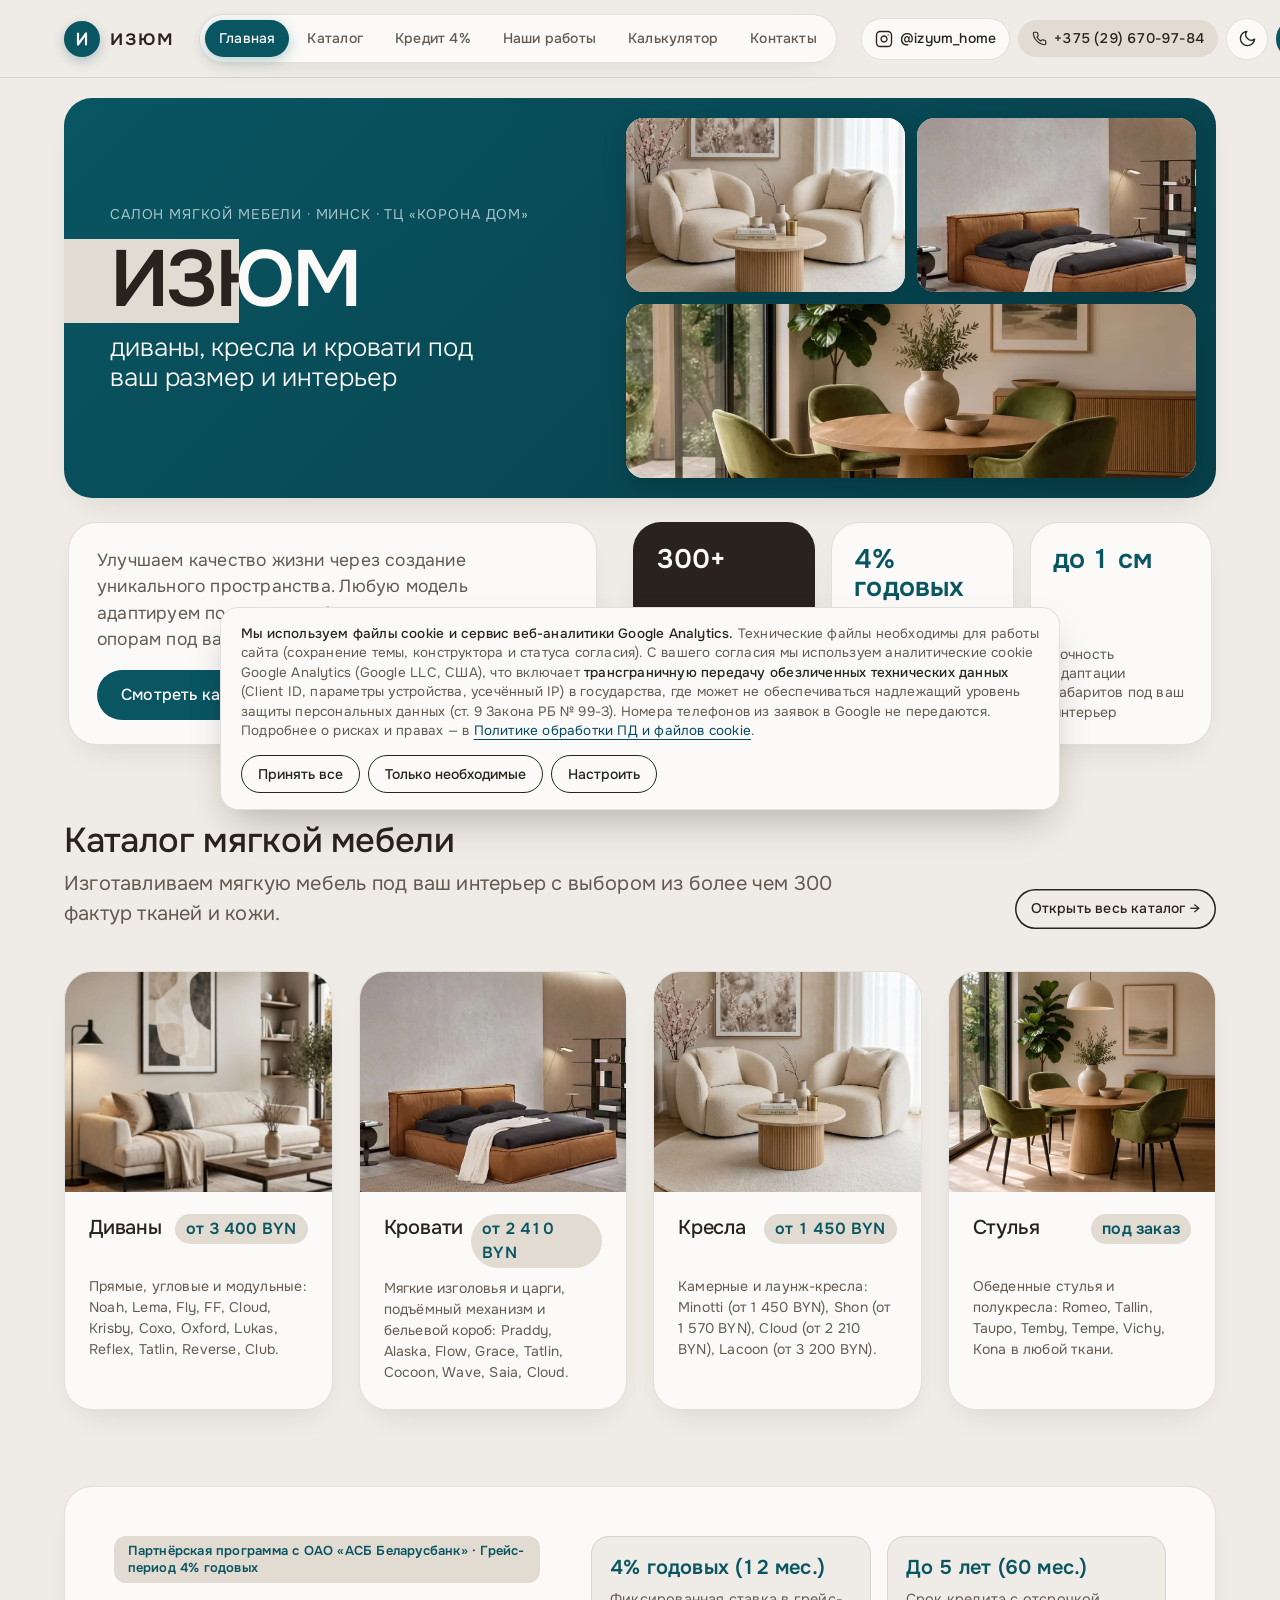
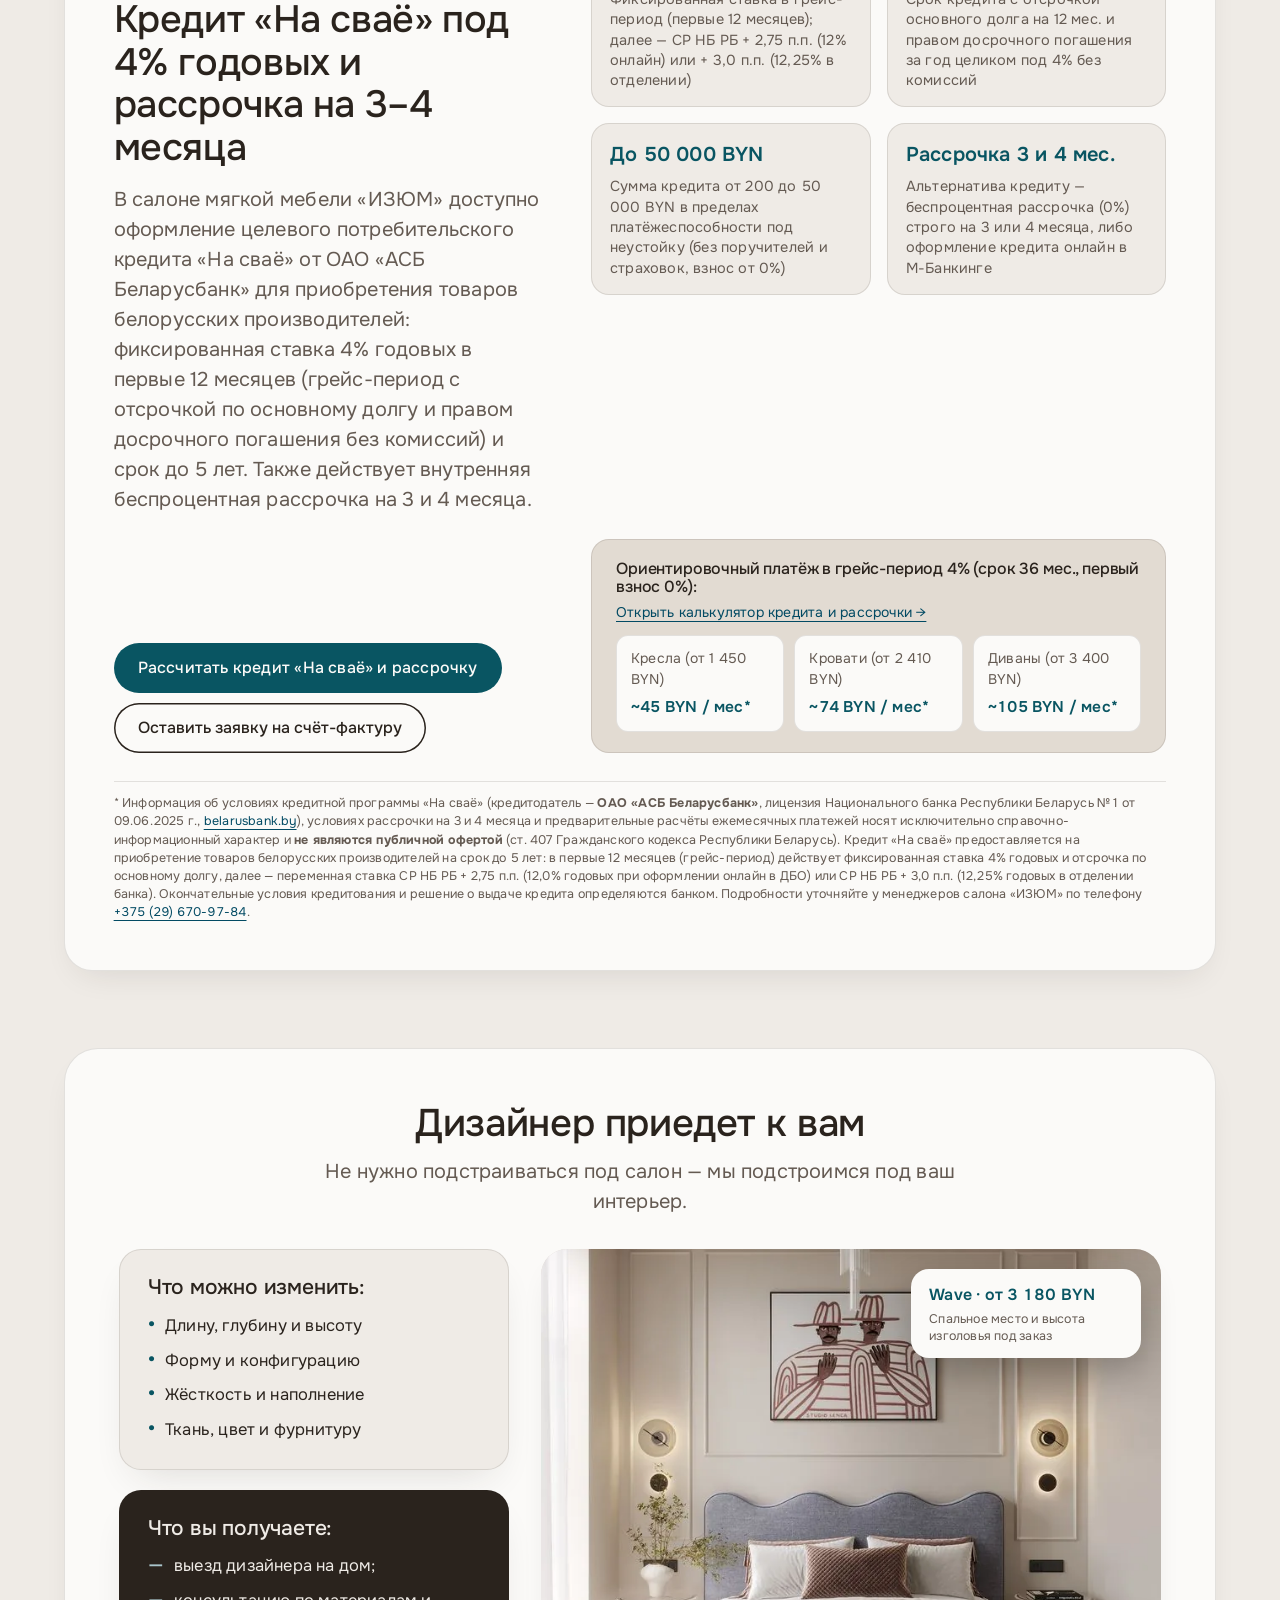
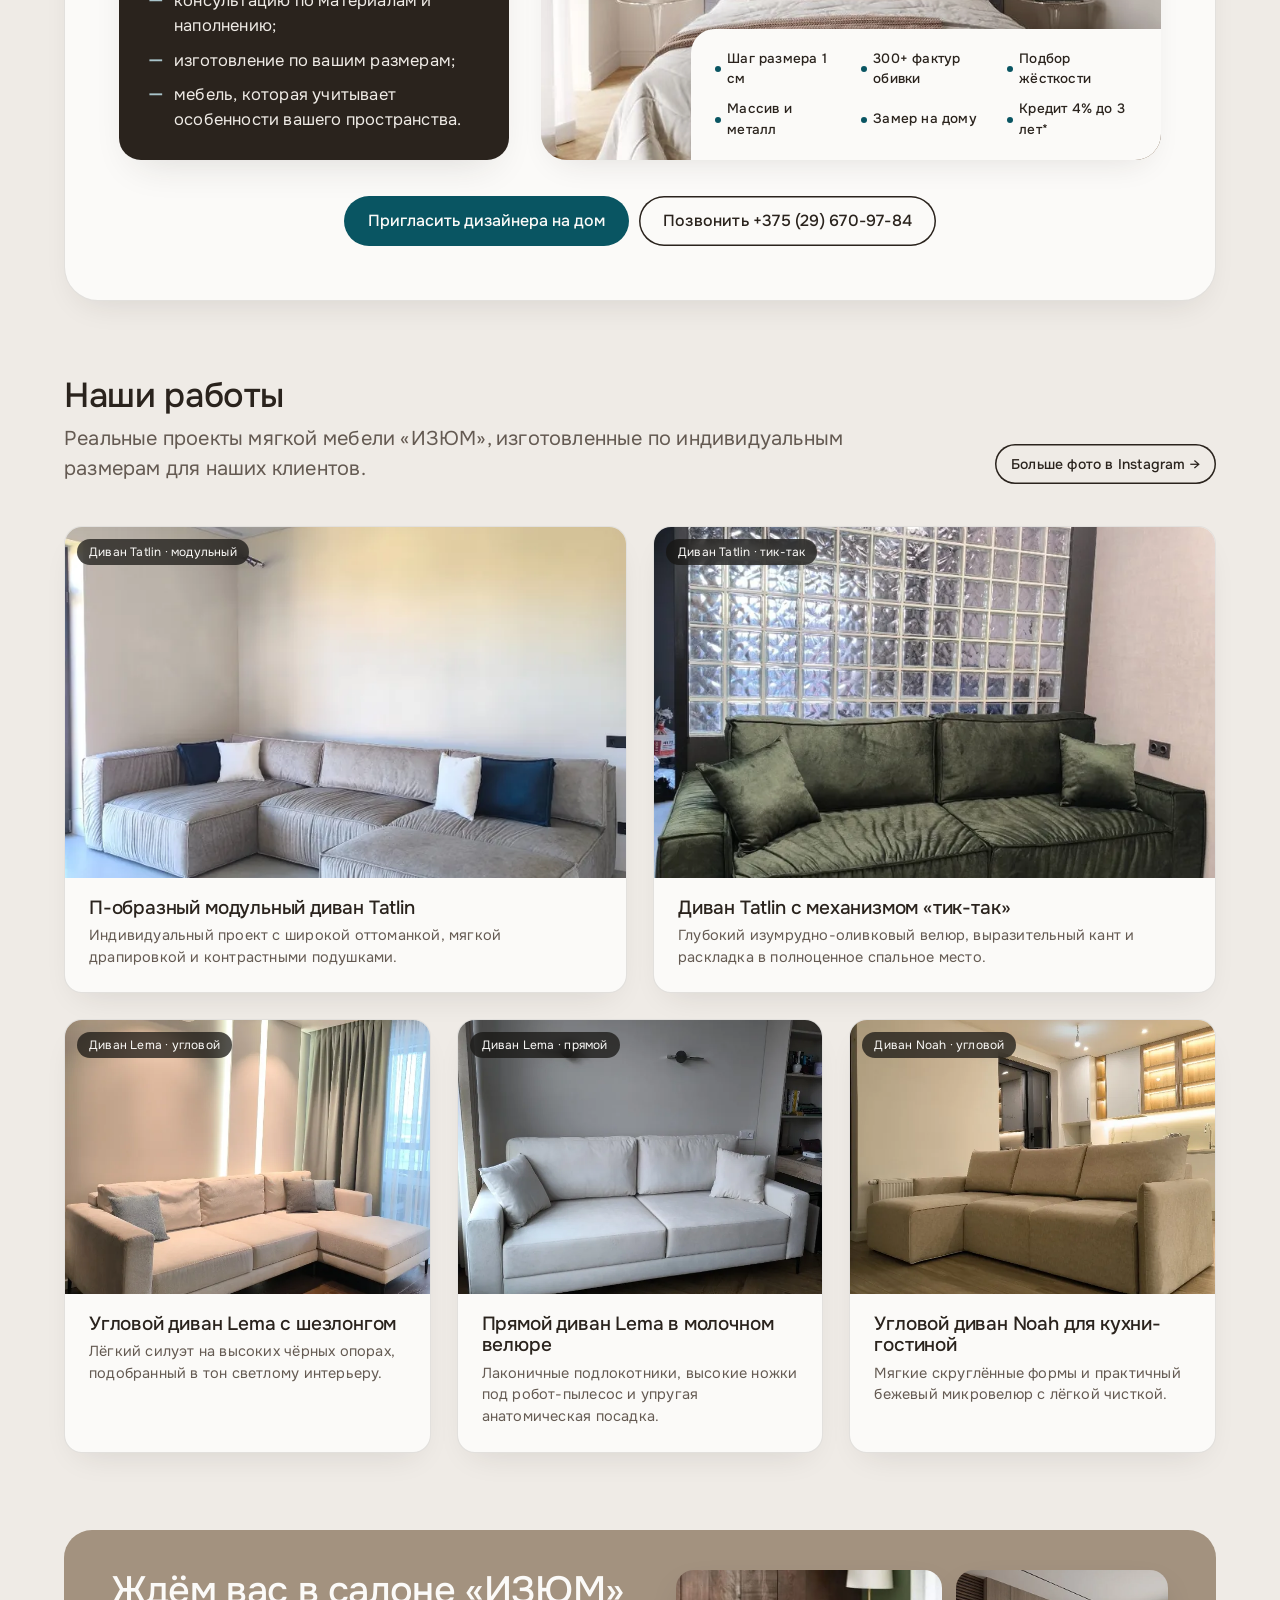
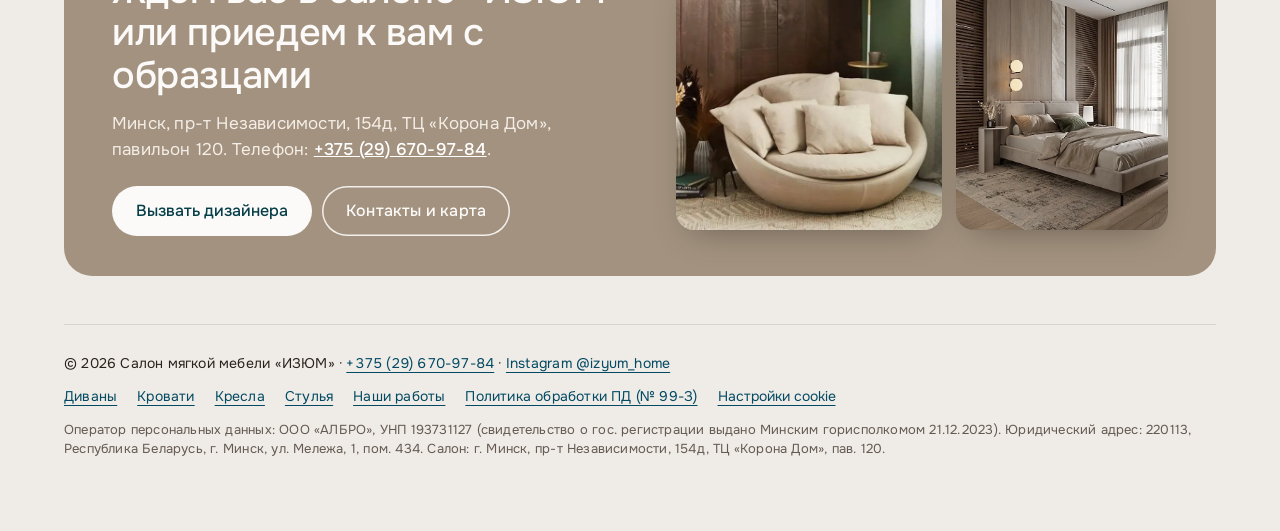
<file: index.html>
<!doctype html>
<html lang="ru">
<head>
<meta charset="utf-8">
<meta name="viewport" content="width=device-width, initial-scale=1, viewport-fit=cover">
<title>ИЗЮМ — мягкая мебель на заказ в Минске (Диваны, Кровати, Кресла)</title>
<meta name="description" content="Салон мягкой мебели ИЗЮМ в Минске: кресла от 1 450 BYN, кровати от 2 410 BYN, диваны от 3 400 BYN. Выезд дизайнера на дом. ТЦ «Корона Дом», пав. 120. Тел. +375 (29) 670-97-84.">
<meta name="robots" content="index, follow">
<link rel="canonical" href="https://izum-home.by/">
<meta name="theme-color" content="#095562">
<meta name="color-scheme" content="light dark">
<meta property="og:type" content="website">
<meta property="og:locale" content="ru_BY">
<meta property="og:site_name" content="ИЗЮМ">
<meta property="og:title" content="ИЗЮМ — мягкая мебель на заказ в Минске (Диваны, Кровати, Кресла)">
<meta property="og:description" content="Салон мягкой мебели ИЗЮМ в Минске: кресла от 1 450 BYN, кровати от 2 410 BYN, диваны от 3 400 BYN. Выезд дизайнера на дом. ТЦ «Корона Дом», пав. 120. Тел. +375 (29) 670-97-84.">
<meta property="og:url" content="https://izum-home.by/">
<meta property="og:image" content="https://izum-home.by/assets/img/og.jpg">
<meta name="twitter:card" content="summary_large_image">
<link rel="manifest" href="manifest.webmanifest">
<link rel="icon" href="favicon.svg" type="image/svg+xml">
<link rel="icon" href="assets/icons/favicon-32.png" sizes="32x32" type="image/png">
<link rel="apple-touch-icon" href="assets/icons/apple-touch-icon.png">
<meta name="apple-mobile-web-app-capable" content="yes">
<meta name="mobile-web-app-capable" content="yes">
<meta name="apple-mobile-web-app-title" content="ИЗЮМ">
<meta name="apple-mobile-web-app-status-bar-style" content="default">
<script>
(function(){
  try {
    var t = JSON.parse(localStorage.getItem('izyum_theme'));
    if (t === 'dark' || (!t && window.matchMedia && window.matchMedia('(prefers-color-scheme: dark)').matches)) {
      document.documentElement.setAttribute('data-theme', 'dark');
    }
  } catch(e){}
})();
</script>
<link rel="preconnect" href="https://fonts.googleapis.com">
<link rel="preconnect" href="https://fonts.gstatic.com" crossorigin>
<link href="https://fonts.googleapis.com/css2?family=Manrope:wght@400;500;600;700&family=Onest:wght@300;400;500;600&display=swap" rel="stylesheet">
<style id="izyum-v20261102">
.hero-collage .collage-item:nth-child(3){grid-column:span 2}
.hero-collage .collage-item:nth-child(3) img{object-position:50% 45%}
.designer-media{display:none;position:relative;overflow:hidden}
@media(min-width:1100px){.designer-media{display:block}}
.install{display:none;align-items:center;gap:12px;justify-content:space-between}
.install .btn{flex:none;min-height:42px;padding:0 18px;font-size:14px;white-space:nowrap}
.credit-block{border-radius:var(--r-l,28px);background:var(--white,#FBFAF8);border:1.5px solid var(--line,rgba(42,35,29,.12));padding:clamp(20px,4.5vw,46px);box-shadow:var(--card-shadow);display:grid;gap:20px}
.credit-head{display:grid;gap:10px;max-width:48em}
.credit-badge{display:inline-flex;align-items:center;width:fit-content;max-width:100%;padding:6px 14px;border-radius:12px;background:var(--stone,#E2DBD2);color:var(--teal,#095562);font-size:13px;font-weight:600;line-height:1.35}
html[data-theme="dark"] .credit-badge{color:var(--mist,#B5D2D9)}
.credit-grid{display:grid;gap:12px;grid-template-columns:1fr}
@media(min-width:640px){.credit-grid{grid-template-columns:repeat(2,1fr)}}

.credit-card{padding:16px 18px;border-radius:var(--r-m,18px);background:var(--paper,#EFEBE6);border:1px solid var(--line,rgba(42,35,29,.12));display:grid;gap:6px;align-content:start}
.credit-card strong{display:block;font-size:20px;font-weight:600;color:var(--teal,#095562)}
html[data-theme="dark"] .credit-card strong{color:var(--mist,#B5D2D9)}
.credit-card span{display:block;font-size:14.5px;color:var(--ink-soft,#645A52);line-height:1.4}
.credit-examples{padding:16px 18px;border-radius:var(--r-m,18px);background:var(--stone,#E2DBD2);border:1px solid var(--line,rgba(42,35,29,.12));display:grid;gap:12px}
.credit-ex-head{display:flex;flex-wrap:wrap;justify-content:space-between;align-items:baseline;gap:6px 14px}
.credit-ex-head h3{font-size:16px;font-weight:500;margin:0}
.credit-ex-grid{display:grid;gap:10px;grid-template-columns:1fr}
@media(min-width:720px){.credit-ex-grid{grid-template-columns:repeat(3,1fr)}}
.credit-ex-item{display:flex;flex-wrap:wrap;justify-content:space-between;align-items:center;gap:6px 10px;padding:12px 14px;border-radius:var(--r-s,12px);background:var(--white,#FBFAF8);border:1px solid var(--line,rgba(42,35,29,.12));text-decoration:none;color:var(--ink,#2A231D)}
.credit-ex-item span{font-size:14px;color:var(--ink-soft,#645A52)}
.credit-ex-item b{font-size:15.5px;font-weight:600;color:var(--teal,#095562);white-space:nowrap}
html[data-theme="dark"] .credit-ex-item b{color:var(--mist,#B5D2D9)}
.cat-card-credit{display:inline-flex;align-items:center;width:fit-content;max-width:100%;padding:5px 11px;border-radius:10px;background:var(--stone,#E2DBD2);color:var(--teal,#095562);font-size:13px;font-weight:500;text-decoration:none;line-height:1.3}
html[data-theme="dark"] .cat-card-credit{color:var(--mist,#B5D2D9)}
.model-credit-line{padding:8px 12px;border-radius:var(--r-s,12px);background:var(--stone,#E2DBD2);color:var(--ink,#2A231D);width:fit-content;max-width:100%}
.offer-disclaimer{font-size:12.5px;color:var(--ink-soft,#645A52);line-height:1.45;border-top:1px solid var(--line,rgba(42,35,29,.12));padding-top:12px;margin:0}
.tabs{display:flex;flex-wrap:wrap;gap:8px;margin-bottom:24px}
.pricelist-grid{grid-template-columns:repeat(auto-fill,minmax(min(100%,300px),1fr))}
.pricelist-row .pl-sub{white-space:normal;line-height:1.35}
.pricelist-btm{align-items:center}
.pricelist-btm .btn{flex:none;white-space:nowrap}
@media(max-width:540px){
  .hero-under .btn-row,.credit-block .btn-row,.designer-block .btn-row,.model-info .btn-row{flex-direction:column;align-items:stretch}
  .hero-under .btn-row .btn,.credit-block .btn-row .btn,.designer-block .btn-row .btn,.model-info .btn-row .btn{width:100%}
}
</style>
<link rel="stylesheet" href="assets/css/style.css?v=20261102">

<script type="application/ld+json">{"@context": "https://schema.org", "@type": "FurnitureStore", "name": "ИЗЮМ", "legalName": "ООО «АЛБРО»", "taxID": "193731127", "alternateName": "IZYUM home", "url": "https://izum-home.by/", "telephone": "+375296709784", "email": "info@izum-home.by", "image": "https://izum-home.by/assets/img/og.jpg", "logo": "https://izum-home.by/assets/icons/icon-512.png", "description": "Мягкая мебель на заказ в Минске: диваны, кресла, кровати, стулья. Салон в ТЦ «Корона Дом», пав. 120.", "address": {"@type": "PostalAddress", "streetAddress": "пр-т Независимости, 154д, ТЦ «Корона Дом», павильон 120", "addressLocality": "Минск", "postalCode": "220114", "addressCountry": "BY"}, "sameAs": ["https://www.instagram.com/izyum_home/"], "priceRange": "BYN"}</script>
</head><body>
<a class="sr" href="#main">К содержимому</a>
<header class="topbar">
  <a class="logo" href="index.html" aria-label="ИЗЮМ, на главную"><span class="logo-mark" aria-hidden="true"><svg viewBox="0 0 16 16"><path d="M4 2.5v11l8-11v11"/></svg></span><span>изюм</span></a>
  <nav class="desk-nav" aria-label="Навигация для компьютера">
    <a href="index.html" aria-current="page">Главная</a>
    <a href="catalog.html">Каталог</a>
    <a href="index.html#credit">Кредит 4%</a>
    <a href="index.html#works">Наши работы</a>
    <a href="calculator.html">Калькулятор</a>
    <a href="contacts.html">Контакты</a>
  </nav>
  <div class="top-actions">
    <a class="top-ig" href="https://www.instagram.com/izyum_home/" target="_blank" rel="noopener" aria-label="Instagram @izyum_home" title="Мы в Instagram: @izyum_home">
      <svg viewBox="0 0 24 24" aria-hidden="true"><rect x="2" y="2" width="20" height="20" rx="5" ry="5"/><path d="M16 11.37A4 4 0 1 1 12.63 8 4 4 0 0 1 16 11.37z"/><line x1="17.5" y1="6.5" x2="17.51" y2="6.5"/></svg>
      <span>@izyum_home</span>
    </a>
    <a class="top-phone num" href="tel:+375296709784" aria-label="Позвонить в салон ИЗЮМ: +375 29 670-97-84">
      <svg viewBox="0 0 24 24" aria-hidden="true"><path d="M22 16.92v3a2 2 0 0 1-2.18 2 19.79 19.79 0 0 1-8.63-3.07 19.5 19.5 0 0 1-6-6 19.79 19.79 0 0 1-3.07-8.67A2 2 0 0 1 4.11 2h3a2 2 0 0 1 2 1.72c.12.96.36 1.9.7 2.81a2 2 0 0 1-.45 2.11L8.09 9.91a16 16 0 0 0 6 6l1.27-1.27a2 2 0 0 1 2.11-.45c.91.34 1.85.58 2.81.7A2 2 0 0 1 22 16.92z"/></svg>
      <span>+375 (29) 670-97-84</span>
    </a>
    <button class="theme-btn" type="button" data-theme-toggle aria-label="Переключить тему оформления" title="Светлая / тёмная тема">
      <svg class="ic-moon" viewBox="0 0 24 24" aria-hidden="true"><path d="M21 12.79A9 9 0 1 1 11.21 3 7 7 0 0 0 21 12.79z"/></svg>
      <svg class="ic-sun" viewBox="0 0 24 24" aria-hidden="true"><circle cx="12" cy="12" r="5"/><path d="M12 1v2M12 21v2M4.22 4.22l1.42 1.42M18.36 18.36l1.42 1.42M1 12h2M21 12h2M4.22 19.78l1.42-1.42M18.36 5.64l1.42-1.42"/></svg>
    </button>
    <button class="btn sm desk-cta" type="button" data-lead>Оставить заявку →</button>
    <button class="dots" type="button" aria-expanded="false" aria-controls="menu" aria-label="Открыть меню"><span></span><span></span><span></span></button>
  </div>
</header>
<div class="menu" id="menu" aria-hidden="true">
  <nav aria-label="Меню">
    <a href="index.html" aria-current="page">Главная</a>
    <a href="catalog.html">Каталог</a>
    <a href="index.html#works">Наши работы</a>
    <a href="calculator.html">Калькулятор</a>
    <a href="contacts.html">Контакты</a>
    <a href="privacy.html" style="font-size:clamp(20px,4vw,30px);margin-top:8px;opacity:.85">Политика (Закон № 99-З)</a>
  </nav>
  <div class="menu-foot">
    <span>ТЦ «Корона Дом», павильон 120 · Минск, пр-т Независимости, 154д</span>
    <a class="num" href="tel:+375296709784">+375 (29) 670-97-84</a>
    <a href="mailto:info@izum-home.by">info@izum-home.by</a>
    <a href="https://www.instagram.com/izyum_home/" rel="noopener" target="_blank">Instagram @izyum_home</a>
    <span style="font-size:13px;opacity:.75">ООО «АЛБРО», УНП 193731127</span>
    <button class="btn light" type="button" data-lead style="margin-top:12px;width:fit-content">Оставить заявку</button>
  </div>
</div>
<main id="main">
<div class="wrap hero">
  <section class="hero-panel">
    <div class="hero-copy">
      <p class="hero-kicker">Салон мягкой мебели · Минск · ТЦ «Корона Дом»</p>
      <h1>
        <span class="cut-word"><span class="bar" aria-hidden="true"></span><span class="t">ИЗЮМ</span><span class="t t-over" aria-hidden="true">ИЗЮМ</span></span>
        <span class="hero-sub">диваны, кресла и&nbsp;кровати под ваш размер и&nbsp;интерьер</span>
      </h1>
    </div>
    <div class="hero-collage" aria-label="Коллаж моделей мягкой мебели ИЗЮМ">
      <a class="collage-item" href="catalog.html?cat=armchairs&model=shon" aria-label="Кресло Shon в каталоге">
        <img src="assets/img/shon.webp" alt="Кресла Shon в интерьере" fetchpriority="high">
      </a>
      <a class="collage-item" href="catalog.html?cat=beds&model=tatlin" aria-label="Кровать Tatlin в каталоге">
        <img src="assets/img/tatlin.webp" alt="Кровать Tatlin в интерьере спальни">
      </a>
      <a class="collage-item" href="catalog.html?cat=chairs&model=chair-romeo" aria-label="Стул Romeo в каталоге">
        <img src="assets/img/chair-romeo.webp" alt="Стулья Romeo в интерьере столовой">
      </a>
    </div>
  </section>
  <div class="hero-under">
    <div class="hero-under-main">
      <p class="lead">Улучшаем качество жизни через создание уникального пространства. Любую модель адаптируем по длине, глубине, ткани, наполнению и опорам под вашу планировку.</p>
      <div class="btn-row">
        <a class="btn" href="catalog.html">Смотреть каталог</a>
        <button class="btn ghost" type="button" data-lead="Выезд дизайнера на дом">Вызвать дизайнера</button>
      </div>
    </div>
    <div class="hero-metrics" aria-label="Ключевые преимущества салона ИЗЮМ">
      <div class="hero-metric-card dark">
        <strong class="num">300+</strong>
        <span>фактур тканей, букле, велюра и кожи в салоне</span>
      </div>
      <div class="hero-metric-card">
        <strong class="num">4% годовых</strong>
        <span>кредит «На сваё» (грейс 12 мес. · до 5 лет)*</span>
      </div>
      <div class="hero-metric-card">
        <strong class="num">до 1 см</strong>
        <span>точность адаптации габаритов под ваш интерьер</span>
      </div>
    </div>
  </div>
  <div class="install"><span>Установите ИЗЮМ как приложение: каталог и расчёт всегда под рукой.</span><button class="btn light" type="button" data-install>Установить</button></div>
</div>

<section class="section wrap" aria-labelledby="h-cats">
  <div class="section-head-row">
    <div>
      <h2 id="h-cats">Каталог мягкой мебели</h2>
      <p class="lead">Изготавливаем мягкую мебель под ваш интерьер с выбором из более чем 300 фактур тканей и кожи.</p>
    </div>
    <a class="btn ghost sm" href="catalog.html">Открыть весь каталог →</a>
  </div>
  <div class="cat-showcase">
    <a class="cat-tile" href="catalog.html?cat=sofas">
      <div class="cat-tile-img">
        <img src="assets/img/reflex.webp" alt="Диваны ИЗЮМ на заказ" loading="lazy">
      </div>
      <div class="cat-tile-body">
        <div class="cat-tile-head"><h3>Диваны</h3><span class="cat-tile-price num">от 3 400 BYN</span></div>
        <p class="muted small">Прямые, угловые и модульные: Noah, Lema, Fly, FF, Cloud, Krisby, Coxo, Oxford, Lukas, Reflex, Tatlin, Reverse, Club.</p>
      </div>
    </a>
    <a class="cat-tile" href="catalog.html?cat=beds">
      <div class="cat-tile-img">
        <img src="assets/img/tatlin.webp" alt="Кровати с мягким изголовьем ИЗЮМ" loading="lazy">
      </div>
      <div class="cat-tile-body">
        <div class="cat-tile-head"><h3>Кровати</h3><span class="cat-tile-price num">от 2 410 BYN</span></div>
        <p class="muted small">Мягкие изголовья и царги, подъёмный механизм и бельевой короб: Praddy, Alaska, Flow, Grace, Tatlin, Cocoon, Wave, Saia, Cloud.</p>
      </div>
    </a>
    <a class="cat-tile" href="catalog.html?cat=armchairs">
      <div class="cat-tile-img">
        <img src="assets/img/shon.webp" alt="Дизайнерские кресла ИЗЮМ" loading="lazy">
      </div>
      <div class="cat-tile-body">
        <div class="cat-tile-head"><h3>Кресла</h3><span class="cat-tile-price num">от 1 450 BYN</span></div>
        <p class="muted small">Камерные и лаунж-кресла: Minotti (от 1 450 BYN), Shon (от 1 570 BYN), Cloud (от 2 210 BYN), Lacoon (от 3 200 BYN).</p>
      </div>
    </a>
    <a class="cat-tile" href="catalog.html?cat=chairs">
      <div class="cat-tile-img">
        <img src="assets/img/chair-romeo.webp" alt="Мягкие стулья и полукресла ИЗЮМ" loading="lazy">
      </div>
      <div class="cat-tile-body">
        <div class="cat-tile-head"><h3>Стулья</h3><span class="cat-tile-price">под заказ</span></div>
        <p class="muted small">Обеденные стулья и полукресла: Romeo, Tallin, Taupo, Temby, Tempe, Vichy, Kona в любой ткани.</p>
      </div>
    </a>
  </div>
</section>

<section class="section wrap" id="credit" aria-labelledby="h-credit" style="padding-top:0">
  <div class="credit-block">
    <div class="credit-head">
      <span class="credit-badge">Партнёрская программа с ОАО «АСБ Беларусбанк» · Грейс-период 4% годовых</span>
      <h2 id="h-credit">Кредит «На сваё» под 4% годовых и рассрочка на 3–4 месяца</h2>
      <p class="lead">В салоне мягкой мебели «ИЗЮМ» доступно оформление целевого потребительского кредита «На сваё» от ОАО «АСБ Беларусбанк» для приобретения товаров белорусских производителей: фиксированная ставка 4% годовых в первые 12 месяцев (грейс-период с отсрочкой по основному долгу и правом досрочного погашения без комиссий) и срок до 5 лет. Также действует внутренняя беспроцентная рассрочка на 3 и 4 месяца.</p>
    </div>
    <div class="credit-grid">
      <div class="credit-card">
        <strong class="num">4% годовых (12 мес.)</strong>
        <span>Фиксированная ставка в грейс-период (первые 12 месяцев); далее — СР НБ РБ + 2,75 п.п. (12% онлайн) или + 3,0 п.п. (12,25% в отделении)</span>
      </div>
      <div class="credit-card">
        <strong class="num">До 5 лет (60 мес.)</strong>
        <span>Срок кредита с отсрочкой основного долга на 12 мес. и правом досрочного погашения за год целиком под 4% без комиссий</span>
      </div>
      <div class="credit-card">
        <strong class="num">До 50 000 BYN</strong>
        <span>Сумма кредита от 200 до 50 000 BYN в пределах платёжеспособности под неустойку (без поручителей и страховок, взнос от 0%)</span>
      </div>
      <div class="credit-card">
        <strong>Рассрочка 3 и 4 мес.</strong>
        <span>Альтернатива кредиту — беспроцентная рассрочка (0%) строго на 3 или 4 месяца, либо оформление кредита онлайн в М-Банкинге</span>
      </div>
    </div>
    <div class="credit-examples">
      <div class="credit-ex-head">
        <h3>Ориентировочный платёж в грейс-период 4% (срок 36 мес., первый взнос 0%):</h3>
        <a class="link small" href="calculator.html?mode=svaye">Открыть калькулятор кредита и рассрочки →</a>
      </div>
      <div class="credit-ex-grid">
        <a class="credit-ex-item" href="calculator.html?mode=svaye&sum=1450&model=%D0%9A%D1%80%D0%B5%D1%81%D0%BB%D0%BE%20Minotti">
          <span>Кресла (от 1 450 BYN)</span>
          <b class="num">~45 BYN / мес*</b>
        </a>
        <a class="credit-ex-item" href="calculator.html?mode=svaye&sum=2410&model=%D0%9A%D1%80%D0%BE%D0%B2%D0%B0%D1%82%D1%8C%20Alaska">
          <span>Кровати (от 2 410 BYN)</span>
          <b class="num">~74 BYN / мес*</b>
        </a>
        <a class="credit-ex-item" href="calculator.html?mode=svaye&sum=3400&model=%D0%94%D0%B8%D0%B2%D0%B0%D0%BD%20Noah">
          <span>Диваны (от 3 400 BYN)</span>
          <b class="num">~105 BYN / мес*</b>
        </a>
      </div>
    </div>
    <div class="btn-row">
      <a class="btn" href="calculator.html?mode=svaye">Рассчитать кредит «На сваё» и рассрочку</a>
      <button class="btn ghost" type="button" data-lead="Кредит «На сваё» (4% годовых)">Оставить заявку на счёт-фактуру</button>
    </div>
    <p class="offer-disclaimer">* Информация об условиях кредитной программы «На сваё» (кредитодатель — <strong>ОАО «АСБ Беларусбанк»</strong>, лицензия Национального банка Республики Беларусь № 1 от 09.06.2025 г., <a class="link" href="https://belarusbank.by/fizicheskim_licam/kredit/consumer/kredit-na-svaye/" target="_blank" rel="noopener">belarusbank.by</a>), условиях рассрочки на 3 и 4 месяца и предварительные расчёты ежемесячных платежей носят исключительно справочно-информационный характер и <strong>не являются публичной офертой</strong> (ст. 407 Гражданского кодекса Республики Беларусь). Кредит «На сваё» предоставляется на приобретение товаров белорусских производителей на срок до 5 лет: в первые 12 месяцев (грейс-период) действует фиксированная ставка 4% годовых и отсрочка по основному долгу, далее — переменная ставка СР НБ РБ + 2,75 п.п. (12,0% годовых при оформлении онлайн в ДБО) или СР НБ РБ + 3,0 п.п. (12,25% годовых в отделении банка). Окончательные условия кредитования и решение о выдаче кредита определяются банком. Подробности уточняйте у менеджеров салона «ИЗЮМ» по телефону <a class="link num" href="tel:+375296709784">+375 (29) 670-97-84</a>.</p>
  </div>
</section>

<section class="section wrap" id="designer" aria-labelledby="h-designer" style="padding-top:0">
  <div class="designer-block">
    <div class="designer-head">
      <h2 id="h-designer">Дизайнер приедет к вам</h2>
      <p class="lead">Не нужно подстраиваться под салон — мы подстроимся под ваш интерьер.</p>
    </div>
    <div class="designer-cols">
      <div class="designer-card">
        <h3>Что можно изменить:</h3>
        <ul class="designer-list">
          <li>Длину, глубину и высоту</li>
          <li>Форму и конфигурацию</li>
          <li>Жёсткость и наполнение</li>
          <li>Ткань, цвет и фурнитуру</li>
        </ul>
      </div>
      <div class="designer-card accent">
        <h3>Что вы получаете:</h3>
        <ul class="designer-list">
          <li>выезд дизайнера на дом;</li>
          <li>консультацию по материалам и наполнению;</li>
          <li>изготовление по вашим размерам;</li>
          <li>мебель, которая учитывает особенности вашего пространства.</li>
        </ul>
      </div>
    </div>
    <div class="btn-row">
      <button class="btn" type="button" data-lead="Выезд дизайнера на дом">Пригласить дизайнера на дом</button>
      <a class="btn ghost" href="tel:+375296709784">Позвонить +375 (29) 670-97-84</a>
    </div>
    <div class="designer-media">
      <a class="designer-media-link" href="catalog.html?cat=beds&model=wave" aria-label="Кровать Wave в каталоге">
        <img src="assets/img/bed-wave-blue.webp" alt="Кровать Wave с волнистым мягким изголовьем в интерьере спальни" loading="lazy">
      </a>
      <div class="designer-float-rating">
        <strong class="num">Wave · от 3 180 BYN</strong>
        <span>Спальное место и высота изголовья под заказ</span>
      </div>
      <div class="designer-cutout" aria-label="Параметры индивидуальной адаптации">
        <span>Шаг размера 1 см</span>
        <span>300+ фактур обивки</span>
        <span>Подбор жёсткости</span>
        <span>Массив и металл</span>
        <span>Замер на дому</span>
        <span>Кредит 4% до 3 лет*</span>
      </div>
    </div>
  </div>
</section>

<section class="section wrap" id="works" aria-labelledby="h-works" style="padding-top:0">
  <div class="section-head-row">
    <div>
      <h2 id="h-works">Наши работы</h2>
      <p class="lead">Реальные проекты мягкой мебели «ИЗЮМ», изготовленные по индивидуальным размерам для наших клиентов.</p>
    </div>
    <a class="btn ghost sm" href="https://www.instagram.com/izyum_home/" target="_blank" rel="noopener">Больше фото в Instagram →</a>
  </div>
  <div class="works-grid">
    <article class="work-card">
      <div class="work-media">
        <img src="assets/img/work-tatlin-modular.webp" alt="Модульный П-образный диван Tatlin в интерьере" loading="lazy">
        <span class="work-tag">Диван Tatlin · модульный</span>
      </div>
      <div class="work-body">
        <h3>П-образный модульный диван Tatlin</h3>
        <p>Индивидуальный проект с широкой оттоманкой, мягкой драпировкой и контрастными подушками.</p>
      </div>
    </article>
    <article class="work-card">
      <div class="work-media">
        <img src="assets/img/work-tatlin-green.webp" alt="Диван Tatlin с механизмом тик-так в изумрудном велюре" loading="lazy">
        <span class="work-tag">Диван Tatlin · тик-так</span>
      </div>
      <div class="work-body">
        <h3>Диван Tatlin с механизмом «тик-так»</h3>
        <p>Глубокий изумрудно-оливковый велюр, выразительный кант и раскладка в полноценное спальное место.</p>
      </div>
    </article>
    <article class="work-card">
      <div class="work-media">
        <img src="assets/img/work-lema-corner.webp" alt="Угловой диван Lema с оттоманкой" loading="lazy">
        <span class="work-tag">Диван Lema · угловой</span>
      </div>
      <div class="work-body">
        <h3>Угловой диван Lema с шезлонгом</h3>
        <p>Лёгкий силуэт на высоких чёрных опорах, подобранный в тон светлому интерьеру.</p>
      </div>
    </article>
    <article class="work-card">
      <div class="work-media">
        <img src="assets/img/work-lema.webp" alt="Прямой диван Lema в светлом велюре" loading="lazy">
        <span class="work-tag">Диван Lema · прямой</span>
      </div>
      <div class="work-body">
        <h3>Прямой диван Lema в молочном велюре</h3>
        <p>Лаконичные подлокотники, высокие ножки под робот-пылесос и упругая анатомическая посадка.</p>
      </div>
    </article>
    <article class="work-card">
      <div class="work-media">
        <img src="assets/img/work-noah.webp" alt="Угловой диван Noah в интерьере кухни-гостиной" loading="lazy">
        <span class="work-tag">Диван Noah · угловой</span>
      </div>
      <div class="work-body">
        <h3>Угловой диван Noah для кухни-гостиной</h3>
        <p>Мягкие скруглённые формы и практичный бежевый микровелюр с лёгкой чисткой.</p>
      </div>
    </article>
  </div>
</section>

<section class="wrap" aria-labelledby="h-visit">
  <div class="visit">
    <div class="visit-copy">
      <h2 id="h-visit">Ждём вас в салоне «ИЗЮМ» или приедем к вам с образцами</h2>
      <p>Минск, пр-т Независимости, 154д, ТЦ «Корона Дом», павильон 120. Телефон: <a href="tel:+375296709784" style="color:#fff;font-weight:500">+375 (29) 670-97-84</a>.</p>
    </div>
    <div class="btn-row">
      <button class="btn light" type="button" data-lead="Выезд дизайнера на дом">Вызвать дизайнера</button>
      <a class="btn ghost on-dark" href="contacts.html">Контакты и карта</a>
    </div>
    <div class="visit-media" aria-hidden="true">
      <img src="assets/img/lacoon-beige.webp" alt="" loading="lazy">
      <img src="assets/img/bed-grace.webp" alt="" loading="lazy">
    </div>
  </div>
</section>
</main>
<footer class="wrap site-footer small">
  <div class="footer-row">
    <span>© 2026 Салон мягкой мебели «ИЗЮМ» · <a class="link num" href="tel:+375296709784">+375 (29) 670-97-84</a> · <a class="link" href="https://www.instagram.com/izyum_home/" target="_blank" rel="noopener">Instagram @izyum_home</a></span>
    <div class="footer-links">
      <a class="link" href="catalog.html?cat=sofas">Диваны</a>
      <a class="link" href="catalog.html?cat=beds">Кровати</a>
      <a class="link" href="catalog.html?cat=armchairs">Кресла</a>
      <a class="link" href="catalog.html?cat=chairs">Стулья</a>
      <a class="link" href="index.html#works">Наши работы</a>
      <a class="link" href="privacy.html">Политика обработки ПД (№ 99-З)</a>
      <button type="button" class="btn-link" data-cookie-open>Настройки cookie</button>
    </div>
  </div>
  <div class="footer-legal">
    Оператор персональных данных: ООО «АЛБРО», УНП 193731127 (свидетельство о гос. регистрации выдано Минским горисполкомом 21.12.2023). Юридический адрес: 220113, Республика Беларусь, г. Минск, ул. Мележа, 1, пом. 434. Салон: г. Минск, пр-т Независимости, 154д, ТЦ «Корона Дом», пав. 120.
  </div>
</footer>
<nav class="tabbar" aria-label="Разделы">
  <a href="index.html" aria-current="page"><svg viewBox="0 0 24 24" aria-hidden="true"><path d="M3 11l9-7 9 7v8.5a1.5 1.5 0 0 1-1.5 1.5H15v-6H9v6H4.5A1.5 1.5 0 0 1 3 19.5z"/></svg><span>Главная</span></a>
  <a href="catalog.html"><svg viewBox="0 0 24 24" aria-hidden="true"><path d="M5 11V8.5A2.5 2.5 0 0 1 7.5 6h9A2.5 2.5 0 0 1 19 8.5V11"/><path d="M3 12.5a1.5 1.5 0 0 1 3 0V15h12v-2.5a1.5 1.5 0 0 1 3 0V18H3z"/><path d="M5 18v2M19 18v2"/></svg><span>Каталог</span></a>
  <a href="index.html#works"><svg viewBox="0 0 24 24" aria-hidden="true"><rect x="3" y="4" width="18" height="16" rx="2.5"/><circle cx="8.5" cy="9.5" r="1.5"/><path d="M21 15l-5-5L5 20"/></svg><span>Проекты</span></a>
  <a href="calculator.html"><svg viewBox="0 0 24 24" aria-hidden="true"><rect x="5" y="3" width="14" height="18" rx="2.5"/><path d="M8.5 7.5h7M9 12h.01M12 12h.01M15 12h.01M9 16h.01M12 16h.01M15 15v2"/></svg><span>Расчёт</span></a>
  <a href="contacts.html"><svg viewBox="0 0 24 24" aria-hidden="true"><path d="M12 21s-7-6.2-7-11.5a7 7 0 0 1 14 0C19 14.8 12 21 12 21z"/><circle cx="12" cy="9.5" r="2.5"/></svg><span>Контакты</span></a>
</nav>
<script src="assets/js/data.js?v=20261102" defer></script>
<script src="assets/js/app.js?v=20261102" defer></script>
</body>
</html>
</file>
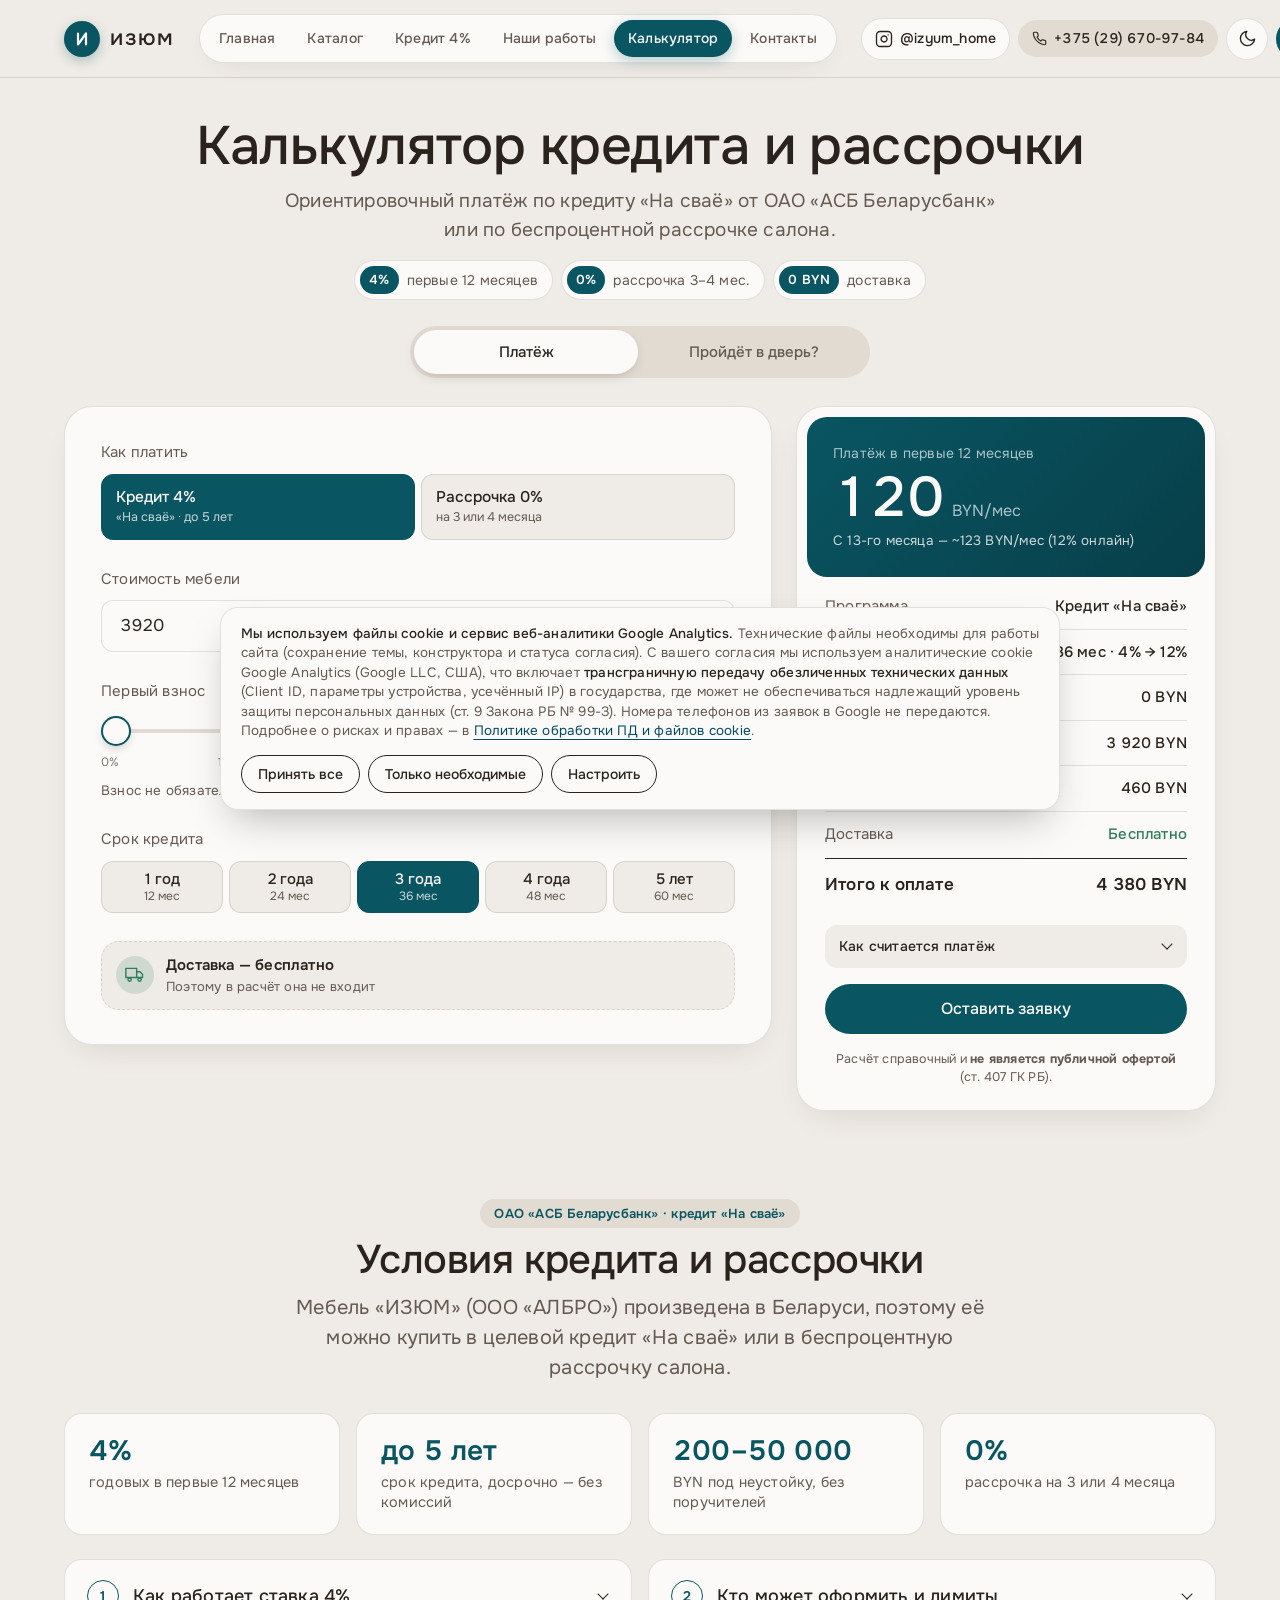
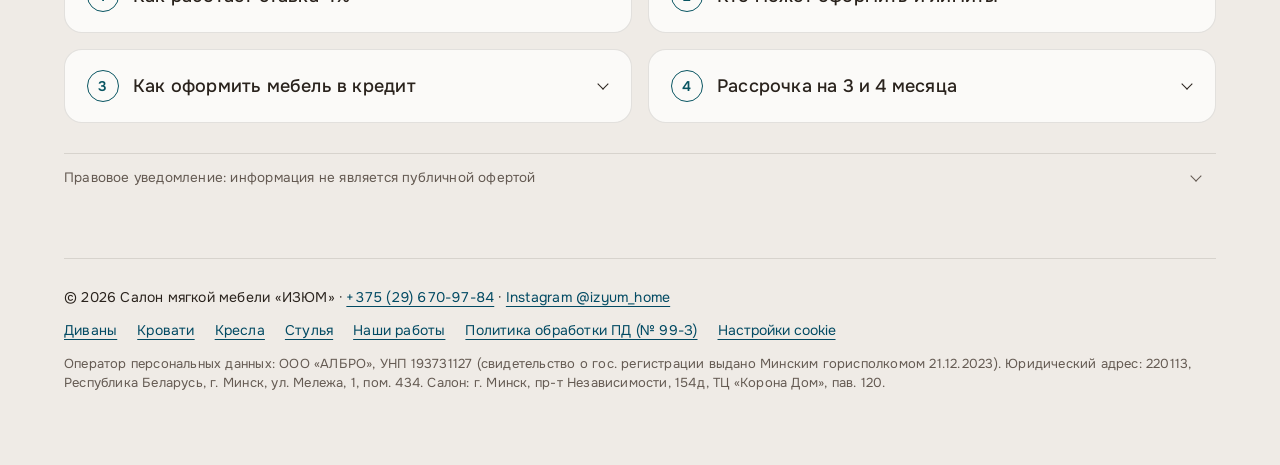
<file: calculator.html>
<!doctype html>
<html lang="ru">
<head>
<meta charset="utf-8">
<meta name="viewport" content="width=device-width, initial-scale=1, viewport-fit=cover">
<title>Калькулятор кредита «На сваё» (4%) и рассрочки на 3–4 мес. — ИЗЮМ</title>
<meta name="description" content="Рассчитайте ежемесячный платёж по кредиту «На сваё» под 4% годовых в первые 12 месяцев (до 5 лет, ОАО «АСБ Беларусбанк») или по беспроцентной рассрочке на 3 и 4 месяца. Доставка — бесплатно.">
<meta name="robots" content="index, follow">
<link rel="canonical" href="https://izum-home.by/calculator.html">
<meta name="theme-color" content="#095562">
<meta name="color-scheme" content="light dark">
<meta property="og:type" content="website">
<meta property="og:locale" content="ru_BY">
<meta property="og:site_name" content="ИЗЮМ">
<meta property="og:title" content="Калькулятор кредита «На сваё» (4%) и рассрочки на 3–4 мес. — ИЗЮМ">
<meta property="og:description" content="Рассчитайте ежемесячный платёж по кредиту «На сваё» под 4% годовых в первые 12 месяцев или по беспроцентной рассрочке на 3 и 4 месяца. Доставка — бесплатно.">
<meta property="og:url" content="https://izum-home.by/calculator.html">
<meta property="og:image" content="https://izum-home.by/assets/img/og.jpg">
<meta name="twitter:card" content="summary_large_image">
<link rel="manifest" href="manifest.webmanifest">
<link rel="icon" href="favicon.svg" type="image/svg+xml">
<link rel="icon" href="assets/icons/favicon-32.png" sizes="32x32" type="image/png">
<link rel="apple-touch-icon" href="assets/icons/apple-touch-icon.png">
<meta name="apple-mobile-web-app-capable" content="yes">
<meta name="mobile-web-app-capable" content="yes">
<meta name="apple-mobile-web-app-title" content="ИЗЮМ">
<meta name="apple-mobile-web-app-status-bar-style" content="default">
<script>
(function(){
  try {
    var t = JSON.parse(localStorage.getItem('izyum_theme'));
    if (t === 'dark' || (!t && window.matchMedia && window.matchMedia('(prefers-color-scheme: dark)').matches)) {
      document.documentElement.setAttribute('data-theme', 'dark');
    }
  } catch(e){}
})();
</script>
<link rel="preconnect" href="https://fonts.googleapis.com">
<link rel="preconnect" href="https://fonts.gstatic.com" crossorigin>
<link href="https://fonts.googleapis.com/css2?family=Manrope:wght@400;500;600;700&family=Onest:wght@300;400;500;600&display=swap" rel="stylesheet">
<link rel="stylesheet" href="assets/css/style.css?v=20261102">
<link rel="stylesheet" href="assets/css/calculator.css?v=20261105">
</head><body class="kc-page">
<a class="sr" href="#main">К содержимому</a>
<header class="topbar">
  <a class="logo" href="index.html" aria-label="ИЗЮМ, на главную"><span class="logo-mark" aria-hidden="true"><svg viewBox="0 0 16 16"><path d="M4 2.5v11l8-11v11"/></svg></span><span>изюм</span></a>
  <nav class="desk-nav" aria-label="Навигация для компьютера">
    <a href="index.html">Главная</a>
    <a href="catalog.html">Каталог</a>
    <a href="index.html#credit">Кредит 4%</a>
    <a href="index.html#works">Наши работы</a>
    <a href="calculator.html" aria-current="page">Калькулятор</a>
    <a href="contacts.html">Контакты</a>
  </nav>
  <div class="top-actions">
    <a class="top-ig" href="https://www.instagram.com/izyum_home/" target="_blank" rel="noopener" aria-label="Instagram @izyum_home" title="Мы в Instagram: @izyum_home">
      <svg viewBox="0 0 24 24" aria-hidden="true"><rect x="2" y="2" width="20" height="20" rx="5" ry="5"/><path d="M16 11.37A4 4 0 1 1 12.63 8 4 4 0 0 1 16 11.37z"/><line x1="17.5" y1="6.5" x2="17.51" y2="6.5"/></svg>
      <span>@izyum_home</span>
    </a>
    <a class="top-phone num" href="tel:+375296709784" aria-label="Позвонить в салон ИЗЮМ: +375 29 670-97-84">
      <svg viewBox="0 0 24 24" aria-hidden="true"><path d="M22 16.92v3a2 2 0 0 1-2.18 2 19.79 19.79 0 0 1-8.63-3.07 19.5 19.5 0 0 1-6-6 19.79 19.79 0 0 1-3.07-8.67A2 2 0 0 1 4.11 2h3a2 2 0 0 1 2 1.72c.12.96.36 1.9.7 2.81a2 2 0 0 1-.45 2.11L8.09 9.91a16 16 0 0 0 6 6l1.27-1.27a2 2 0 0 1 2.11-.45c.91.34 1.85.58 2.81.7A2 2 0 0 1 22 16.92z"/></svg>
      <span>+375 (29) 670-97-84</span>
    </a>
    <button class="theme-btn" type="button" data-theme-toggle aria-label="Переключить тему оформления" title="Светлая / тёмная тема">
      <svg class="ic-moon" viewBox="0 0 24 24" aria-hidden="true"><path d="M21 12.79A9 9 0 1 1 11.21 3 7 7 0 0 0 21 12.79z"/></svg>
      <svg class="ic-sun" viewBox="0 0 24 24" aria-hidden="true"><circle cx="12" cy="12" r="5"/><path d="M12 1v2M12 21v2M4.22 4.22l1.42 1.42M18.36 18.36l1.42 1.42M1 12h2M21 12h2M4.22 19.78l1.42-1.42M18.36 5.64l1.42-1.42"/></svg>
    </button>
    <button class="btn sm desk-cta" type="button" data-lead>Оставить заявку →</button>
    <button class="dots" type="button" aria-expanded="false" aria-controls="menu" aria-label="Открыть меню"><span></span><span></span><span></span></button>
  </div>
</header>
<div class="menu" id="menu" aria-hidden="true">
  <nav aria-label="Меню">
    <a href="index.html">Главная</a>
    <a href="catalog.html">Каталог</a>
    <a href="index.html#works">Наши работы</a>
    <a href="calculator.html" aria-current="page">Калькулятор</a>
    <a href="contacts.html">Контакты</a>
    <a href="privacy.html" style="font-size:clamp(20px,4vw,30px);margin-top:8px;opacity:.85">Политика (Закон № 99-З)</a>
  </nav>
  <div class="menu-foot">
    <span>ТЦ «Корона Дом», павильон 120 · Минск, пр-т Независимости, 154д</span>
    <a class="num" href="tel:+375296709784">+375 (29) 670-97-84</a>
    <a href="mailto:info@izum-home.by">info@izum-home.by</a>
    <a href="https://www.instagram.com/izyum_home/" rel="noopener" target="_blank">Instagram @izyum_home</a>
    <span style="font-size:13px;opacity:.75">ООО «АЛБРО», УНП 193731127</span>
    <button class="btn light" type="button" data-lead style="margin-top:12px;width:fit-content">Оставить заявку</button>
  </div>
</div>

<main id="main">
<div class="wrap">

  <!-- ШАПКА СТРАНИЦЫ -->
  <div class="kc-head">
    <h1>Калькулятор кредита и&nbsp;рассрочки</h1>
    <p class="lead">Ориентировочный платёж по кредиту «На сваё» от ОАО «АСБ Беларусбанк» или по беспроцентной рассрочке салона.</p>
    <ul class="kc-perks" aria-label="Коротко об условиях">
      <li><b class="num">4%</b>первые 12 месяцев</li>
      <li><b class="num">0%</b>рассрочка 3–4 мес.</li>
      <li><b class="num">0 BYN</b>доставка</li>
    </ul>
  </div>

  <div class="kc-tabs" role="tablist" aria-label="Что посчитать">
    <button class="kc-tab" type="button" role="tab" id="t-pay" aria-controls="pay" aria-selected="true">Платёж</button>
    <button class="kc-tab" type="button" role="tab" id="t-door" aria-controls="door" aria-selected="false" tabindex="-1">Пройдёт в дверь?</button>
  </div>

  <!-- ВКЛАДКА «ПЛАТЁЖ» -->
  <section class="panel" id="pay" role="tabpanel" aria-labelledby="t-pay">
    <div class="kc-calc">
      <div class="kc-card kc-form">
        <p class="kc-note" id="k-from" hidden></p>

        <div class="kc-field">
          <span class="kc-lab" id="k-prog-lab">Как платить</span>
          <div class="kc-seg kc-seg-big" id="k-prog" role="group" aria-labelledby="k-prog-lab"></div>
        </div>

        <div class="kc-field">
          <label class="kc-lab" for="k-sum">Стоимость мебели</label>
          <div class="input-suffix"><input class="input num" id="k-sum" type="number" inputmode="numeric" min="0" step="10" value="3920"><span>BYN</span></div>
        </div>

        <div class="kc-field">
          <div class="kc-lab"><label for="k-first">Первый взнос</label><output id="o-first" class="num" for="k-first k-sum"></output></div>
          <input type="range" id="k-first" min="0" max="50" step="5" value="0">
          <div class="kc-scale num" aria-hidden="true"><span>0%</span><span>10%</span><span>20%</span><span>30%</span><span>40%</span><span>50%</span></div>
          <p class="kc-hint" id="k-first-hint"></p>
        </div>

        <p class="kc-warn" id="k-limit-warn" hidden></p>

        <div class="kc-field">
          <span class="kc-lab" id="k-term-lab">Срок</span>
          <div class="kc-seg" id="k-term" role="group" aria-labelledby="k-term-lab"></div>
        </div>

        <div class="kc-free">
          <span class="kc-free-ic" aria-hidden="true"><svg viewBox="0 0 24 24"><path d="M1 4h13v11H1zM14 8h4l3 3v4h-7"/><circle cx="5.5" cy="17.5" r="2"/><circle cx="17.5" cy="17.5" r="2"/></svg></span>
          <span><strong>Доставка — бесплатно</strong><span>Поэтому в расчёт она не входит</span></span>
        </div>
      </div>

      <aside class="kc-card kc-result" id="kc-result" aria-live="polite">
        <div class="kc-res-top">
          <span class="kc-res-lab" id="r-month-label">Платёж в месяц</span>
          <span class="kc-big num"><span id="r-month">0</span><small>BYN/мес</small></span>
          <span class="kc-res-note" id="r-month-note"></span>
        </div>
        <dl class="kc-rows">
          <div><dt>Программа</dt><dd id="r-prog"></dd></div>
          <div><dt>Срок и ставка</dt><dd id="r-term"></dd></div>
          <div><dt>Первый взнос</dt><dd class="num"><span id="r-first">0</span> BYN</dd></div>
          <div><dt id="r-loan-label">Сумма в кредит</dt><dd class="num"><span id="r-loan">0</span> BYN</dd></div>
          <div><dt id="r-over-label">Проценты за срок</dt><dd class="num"><span id="r-over">0</span> BYN</dd></div>
          <div><dt>Доставка</dt><dd class="kc-ok">Бесплатно</dd></div>
          <div class="kc-total"><dt>Итого к оплате</dt><dd class="num"><span id="r-total">0</span> BYN</dd></div>
        </dl>
        <details class="kc-more">
          <summary>Как считается платёж</summary>
          <p id="r-month-sub"></p>
        </details>
        <button class="btn block" type="button" id="r-lead-btn" data-lead="Расчёт кредита «На сваё»">Оставить заявку</button>
        <p class="kc-legal">Расчёт справочный и <strong>не является публичной офертой</strong> (ст. 407 ГК РБ).</p>
      </aside>
    </div>
  </section>

  <!-- ВКЛАДКА «ПРОЙДЁТ В ДВЕРЬ?» -->
  <section class="panel" id="door" role="tabpanel" aria-labelledby="t-door" hidden>
    <div class="kc-calc">
      <div class="kc-card kc-form">
        <p class="kc-hint" style="font-size:15px">Диван или кресло заносят на боку, поэтому важны его глубина и высота, а также ширина и высота самого узкого проёма.</p>
        <div class="kc-grid2">
          <div class="kc-field"><label class="kc-lab" for="d-w">Ширина проёма</label><div class="input-suffix"><input class="input num" id="d-w" type="number" inputmode="numeric" value="800"><span>мм</span></div></div>
          <div class="kc-field"><label class="kc-lab" for="d-h">Высота проёма</label><div class="input-suffix"><input class="input num" id="d-h" type="number" inputmode="numeric" value="2000"><span>мм</span></div></div>
          <div class="kc-field"><label class="kc-lab" for="s-d">Глубина мебели</label><div class="input-suffix"><input class="input num" id="s-d" type="number" inputmode="numeric" value="950"><span>мм</span></div></div>
          <div class="kc-field"><label class="kc-lab" for="s-h">Высота мебели</label><div class="input-suffix"><input class="input num" id="s-h" type="number" inputmode="numeric" value="850"><span>мм</span></div></div>
        </div>
        <p class="kc-note">Меряйте проём в свету (между коробками). Если дверное полотно не открывается на 90°, вычтите его толщину.</p>
      </div>
      <aside class="kc-card kc-result kc-door" aria-live="polite">
        <svg class="door" id="door-svg" viewBox="0 0 320 300" role="img" aria-label="Схема: сечение мебели в дверном проёме"></svg>
        <div class="verdict"><span class="dot"></span><span data-verdict></span></div>
        <p class="kc-hint" data-verdict-hint></p>
        <button class="btn ghost block" type="button" data-lead="Проверка проёма">Проконсультироваться с технологом</button>
      </aside>
    </div>
  </section>

  <!-- УСЛОВИЯ (СВЁРНУТЫЕ) -->
  <section class="kc-info" id="credit-info" aria-labelledby="h-credit-details">
    <div class="kc-info-head">
      <span class="kc-badge">ОАО «АСБ Беларусбанк» · кредит «На сваё»</span>
      <h2 id="h-credit-details">Условия кредита и&nbsp;рассрочки</h2>
      <p class="lead">Мебель «ИЗЮМ» (ООО «АЛБРО») произведена в Беларуси, поэтому её можно купить в целевой кредит «На сваё» или в беспроцентную рассрочку салона.</p>
    </div>

    <div class="kc-stats">
      <div class="kc-stat"><strong class="num">4%</strong><span>годовых в первые 12&nbsp;месяцев</span></div>
      <div class="kc-stat"><strong class="num">до 5 лет</strong><span>срок кредита, досрочно — без комиссий</span></div>
      <div class="kc-stat"><strong class="num">200–50 000</strong><span>BYN под неустойку, без поручителей</span></div>
      <div class="kc-stat"><strong class="num">0%</strong><span>рассрочка на 3 или 4&nbsp;месяца</span></div>
    </div>

    <div class="kc-acc">
      <details class="kc-acc-item">
        <summary><span class="kc-acc-n">1</span>Как работает ставка 4%</summary>
        <ul class="kc-list">
          <li><b>Целевое назначение</b>Товары белорусских производителей, в том числе мебель ООО «АЛБРО», а также работы и услуги белорусских юрлиц и ИП.</li>
          <li><b>Первые 12 месяцев — 4% годовых</b>Фиксированная ставка со дня, следующего за днём заключения договора. Одинакова онлайн и в отделении.</li>
          <li><b>Отсрочка основного долга на 12 месяцев</b>В первый год можно платить только проценты (4% на остаток), а долг гасить равными долями с 13-го месяца.</li>
          <li><b>Весь кредит под 4%</b>Досрочное погашение — в любой момент без штрафов. Если закрыть долг за 12 месяцев, ставка на весь срок составит 4% (переплата около 2,17%).</li>
          <li><b>С 13-го по 60-й месяц</b>Ставка рефинансирования НБ РБ (с 01.06.2026 — 9,25%) + 2,75 п.п. онлайн = <strong>12,0%</strong>, или + 3,0 п.п. в отделении / «Белпочте» = <strong>12,25%</strong>.</li>
        </ul>
      </details>

      <details class="kc-acc-item">
        <summary><span class="kc-acc-n">2</span>Кто может оформить и лимиты</summary>
        <ul class="kc-list">
          <li><b>Кто может оформить</b>Дееспособные граждане РБ, иностранцы и лица без гражданства с ВНЖ, постоянно проживающие в РБ и имеющие постоянный доход в РБ (или в интеграционных объединениях).</li>
          <li><b>Сумма и обеспечение</b>От 200 BYN. Под неустойку (без поручителей и страховок) гражданам РБ до 60 лет — до <strong>50 000 BYN</strong>; от 60 до 65 лет — до 100 БВ (4 500 BYN); ИП, самозанятым и ремесленникам — до 600 БВ (27 000 BYN). Старше 65 лет — под поручительство физлиц.</li>
          <li><b>Без справки о доходах</b>Если зарплата приходит на счёт в «Беларусбанке», при согласии на проверку дохода через ФСЗН (ОАИС) или при расчёте из дохода до 30 БВ.</li>
          <li><b>Платёжеспособность</b>Чистый доход после обязательных удержаний и платежей по кредитам должен быть не ниже бюджета прожиточного минимума.</li>
        </ul>
      </details>

      <details class="kc-acc-item">
        <summary><span class="kc-acc-n">3</span>Как оформить мебель в кредит</summary>
        <ol class="kc-list kc-steps">
          <li><b>Выберите мебель</b>В ТЦ «Корона Дом» (пав. 120) или с дизайнером на дому. Менеджер подготовит счёт-фактуру с отметкой о производстве в РБ.</li>
          <li><b>Подайте заявку</b>Онлайн — в М-Банкинге, Интернет-банкинге или на <a class="link" href="https://belarusbank.by/fizicheskim_licam/kredit/consumer/kredit-na-svaye/" target="_blank" rel="noopener">belarusbank.by</a> (через МСИ), либо с паспортом и счётом в отделении банка / «Белпочты». Решение — не позднее следующего рабочего дня.</li>
          <li><b>Банк перечислит деньги</b>Кредитная линия открывается на срок до 30 дней; средства уходят на счёт ООО «АЛБРО» без комиссии.</li>
          <li><b>Изготовление и доставка</b>Мы изготовим мебель и бесплатно доставим её. Платить по кредиту можно без комиссии: М-Банкинг, ЕРИП, автооплата, инфокиоски, кассы банка.</li>
        </ol>
      </details>

      <details class="kc-acc-item">
        <summary><span class="kc-acc-n">4</span>Рассрочка на 3 и 4 месяца</summary>
        <ul class="kc-list">
          <li><b>Только 3 или 4 месяца</b>На более долгий срок (12–60 месяцев) подойдёт кредит «На сваё».</li>
          <li><b>Переплата — 0 BYN</b>Стоимость заказа фиксируется в договоре в белорусских рублях и не растёт.</li>
          <li><b>Прозрачный график</b>Вы вносите удобный первый взнос, остаток делится на 3 или 4 равных платежа.</li>
          <li><b>Оформление в салоне</b>Прямо при заказе в ТЦ «Корона Дом» (пав. 120) или при выезде дизайнера.</li>
        </ul>
      </details>
    </div>

    <details class="kc-legal-full">
      <summary>Правовое уведомление: информация не является публичной офертой</summary>
      <p>Вся представленная на сайте информация о программе потребительского кредитования «На сваё», условиях внутренней рассрочки на 3 и 4 месяца, процентных ставках, грейс-периоде, сроках и предварительном расчёте ежемесячных платежей носит исключительно справочно-информационный характер и <strong>не является публичной офертой</strong> (в соответствии со ст. 407 Гражданского кодекса Республики Беларусь), а также не является обязательством банка по выдаче кредита в указанной сумме. Кредитодателем по кредиту «На сваё» выступает <strong>ОАО «АСБ Беларусбанк»</strong> (лицензия Национального банка Республики Беларусь на осуществление банковской деятельности № 1 от 09.06.2025 г.; г. Минск, пр. Дзержинского, 18; официальная страница кредита: <a class="link" href="https://belarusbank.by/fizicheskim_licam/kredit/consumer/kredit-na-svaye/" target="_blank" rel="noopener">belarusbank.by</a>, контакт-центр 147). Окончательные условия кредитования, размер процентной ставки (с учётом действующей ставки рефинансирования НБ РБ) и решение о предоставлении кредита определяются ОАО «АСБ Беларусбанк» индивидуально после оценки кредитоспособности заявителя.</p>
    </details>
  </section>
</div>
</main>

<!-- Мобильная плашка с платежом (видна, пока карточка результата за экраном) -->
<div class="kc-dock" id="kc-dock" aria-hidden="true">
  <a class="kc-dock-sum" href="#kc-result" tabindex="-1">
    <span class="kc-dock-lab" id="d-lab">В месяц</span>
    <strong class="num"><span id="d-month">0</span> BYN</strong>
  </a>
  <button class="btn sm" type="button" id="d-lead" data-lead="Расчёт кредита «На сваё»" tabindex="-1">Заявка</button>
</div>

<footer class="wrap site-footer small">
  <div class="footer-row">
    <span>© 2026 Салон мягкой мебели «ИЗЮМ» · <a class="link num" href="tel:+375296709784">+375 (29) 670-97-84</a> · <a class="link" href="https://www.instagram.com/izyum_home/" target="_blank" rel="noopener">Instagram @izyum_home</a></span>
    <div class="footer-links">
      <a class="link" href="catalog.html?cat=sofas">Диваны</a>
      <a class="link" href="catalog.html?cat=beds">Кровати</a>
      <a class="link" href="catalog.html?cat=armchairs">Кресла</a>
      <a class="link" href="catalog.html?cat=chairs">Стулья</a>
      <a class="link" href="index.html#works">Наши работы</a>
      <a class="link" href="privacy.html">Политика обработки ПД (№ 99-З)</a>
      <button type="button" class="btn-link" data-cookie-open>Настройки cookie</button>
    </div>
  </div>
  <div class="footer-legal">
    Оператор персональных данных: ООО «АЛБРО», УНП 193731127 (свидетельство о гос. регистрации выдано Минским горисполкомом 21.12.2023). Юридический адрес: 220113, Республика Беларусь, г. Минск, ул. Мележа, 1, пом. 434. Салон: г. Минск, пр-т Независимости, 154д, ТЦ «Корона Дом», пав. 120.
  </div>
</footer>
<nav class="tabbar" aria-label="Разделы">
  <a href="index.html"><svg viewBox="0 0 24 24" aria-hidden="true"><path d="M3 11l9-7 9 7v8.5a1.5 1.5 0 0 1-1.5 1.5H15v-6H9v6H4.5A1.5 1.5 0 0 1 3 19.5z"/></svg><span>Главная</span></a>
  <a href="catalog.html"><svg viewBox="0 0 24 24" aria-hidden="true"><path d="M5 11V8.5A2.5 2.5 0 0 1 7.5 6h9A2.5 2.5 0 0 1 19 8.5V11"/><path d="M3 12.5a1.5 1.5 0 0 1 3 0V15h12v-2.5a1.5 1.5 0 0 1 3 0V18H3z"/><path d="M5 18v2M19 18v2"/></svg><span>Каталог</span></a>
  <a href="index.html#works"><svg viewBox="0 0 24 24" aria-hidden="true"><rect x="3" y="4" width="18" height="16" rx="2.5"/><circle cx="8.5" cy="9.5" r="1.5"/><path d="M21 15l-5-5L5 20"/></svg><span>Проекты</span></a>
  <a href="calculator.html" aria-current="page"><svg viewBox="0 0 24 24" aria-hidden="true"><rect x="5" y="3" width="14" height="18" rx="2.5"/><path d="M8.5 7.5h7M9 12h.01M12 12h.01M15 12h.01M9 16h.01M12 16h.01M15 15v2"/></svg><span>Расчёт</span></a>
  <a href="contacts.html"><svg viewBox="0 0 24 24" aria-hidden="true"><path d="M12 21s-7-6.2-7-11.5a7 7 0 0 1 14 0C19 14.8 12 21 12 21z"/><circle cx="12" cy="9.5" r="2.5"/></svg><span>Контакты</span></a>
</nav>
<script src="assets/js/data.js?v=20261102" defer></script>
<script src="assets/js/app.js?v=20261102" defer></script>
<script src="assets/js/calculator.js?v=20261105" defer></script>
</body>
</html>
</file>
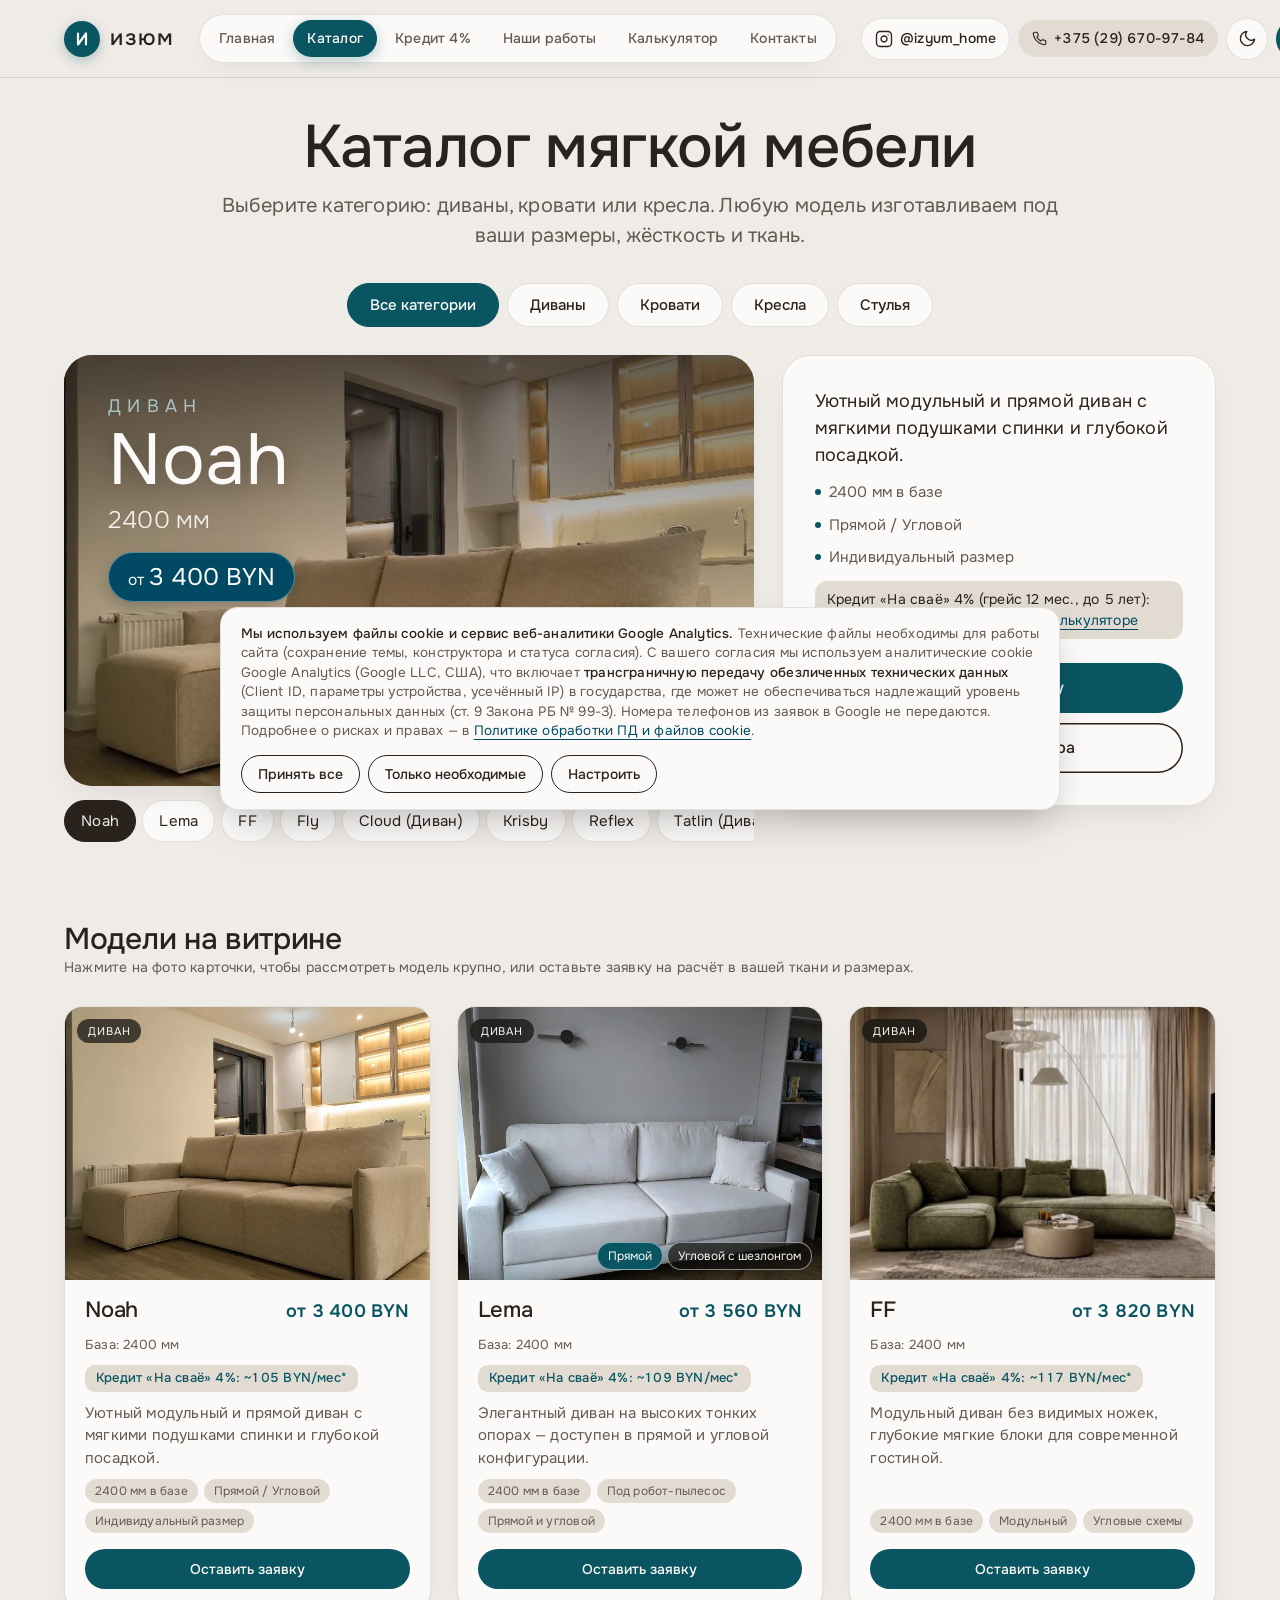
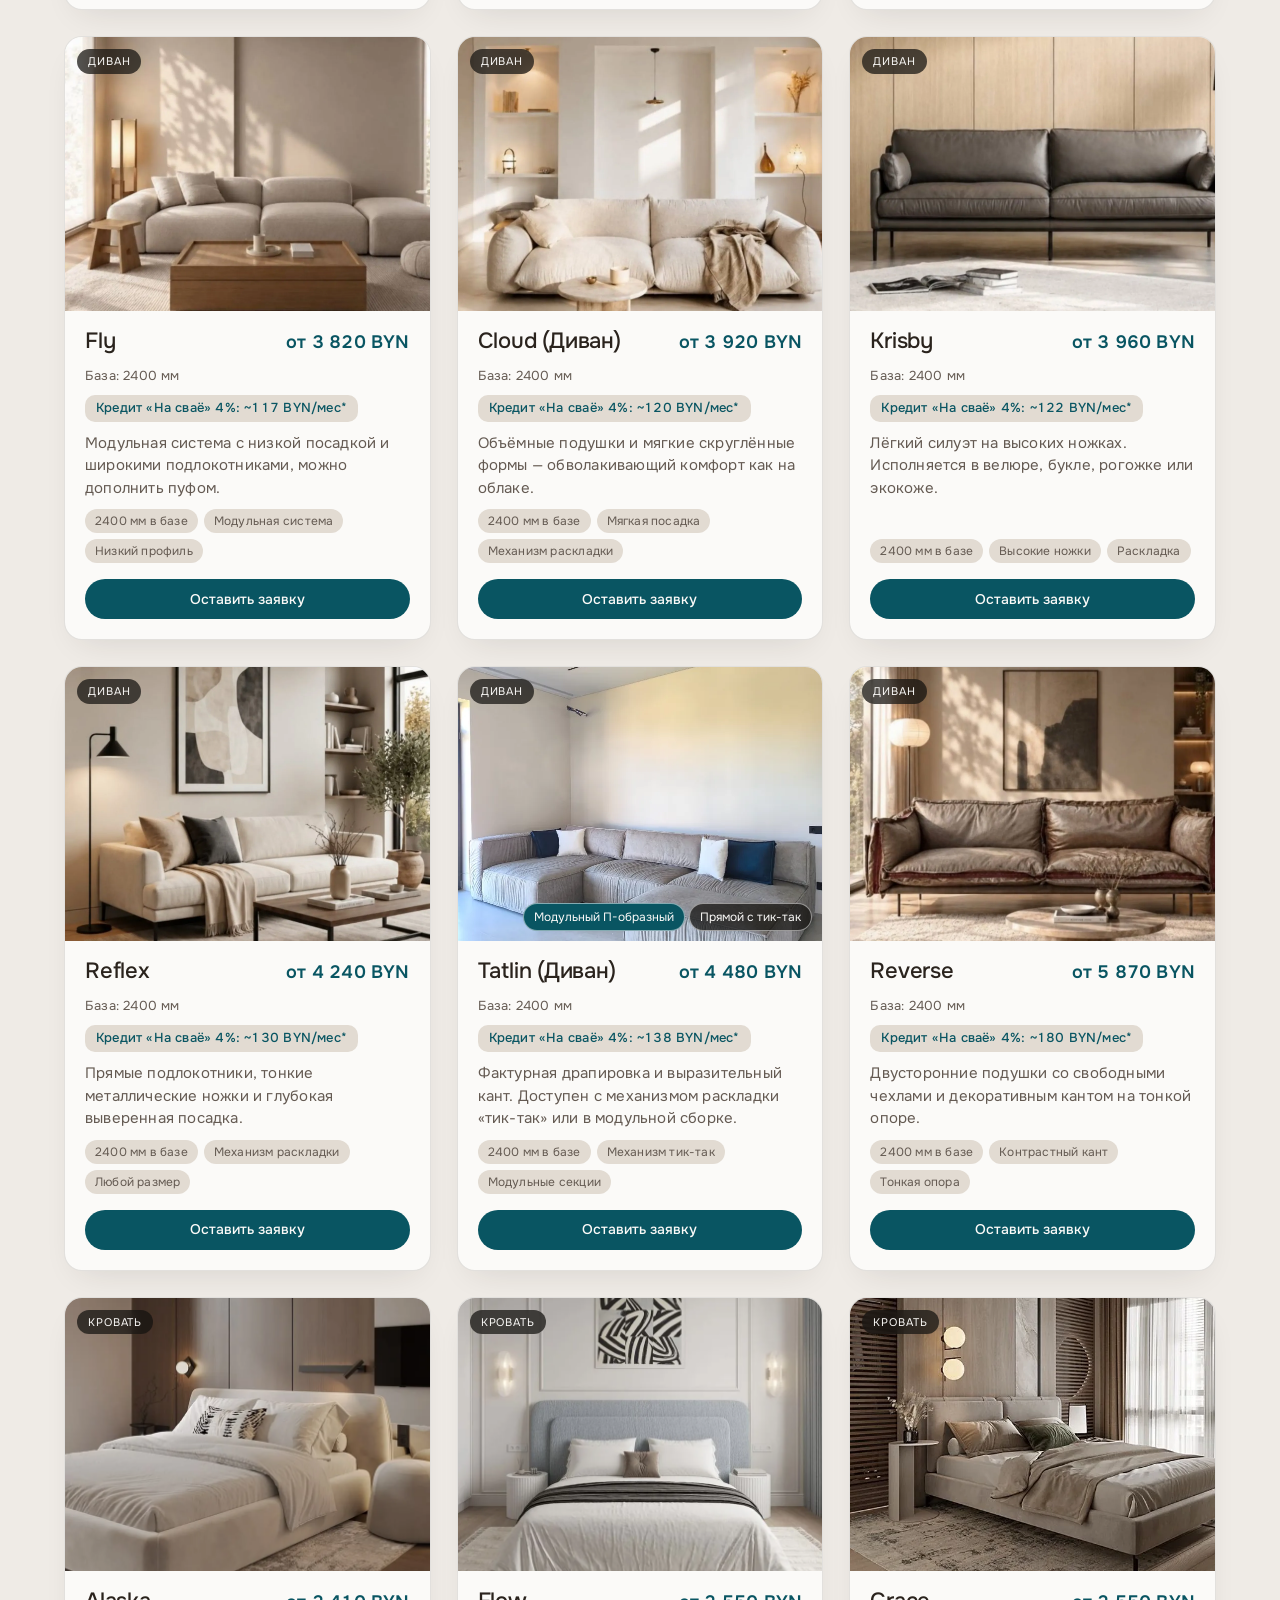
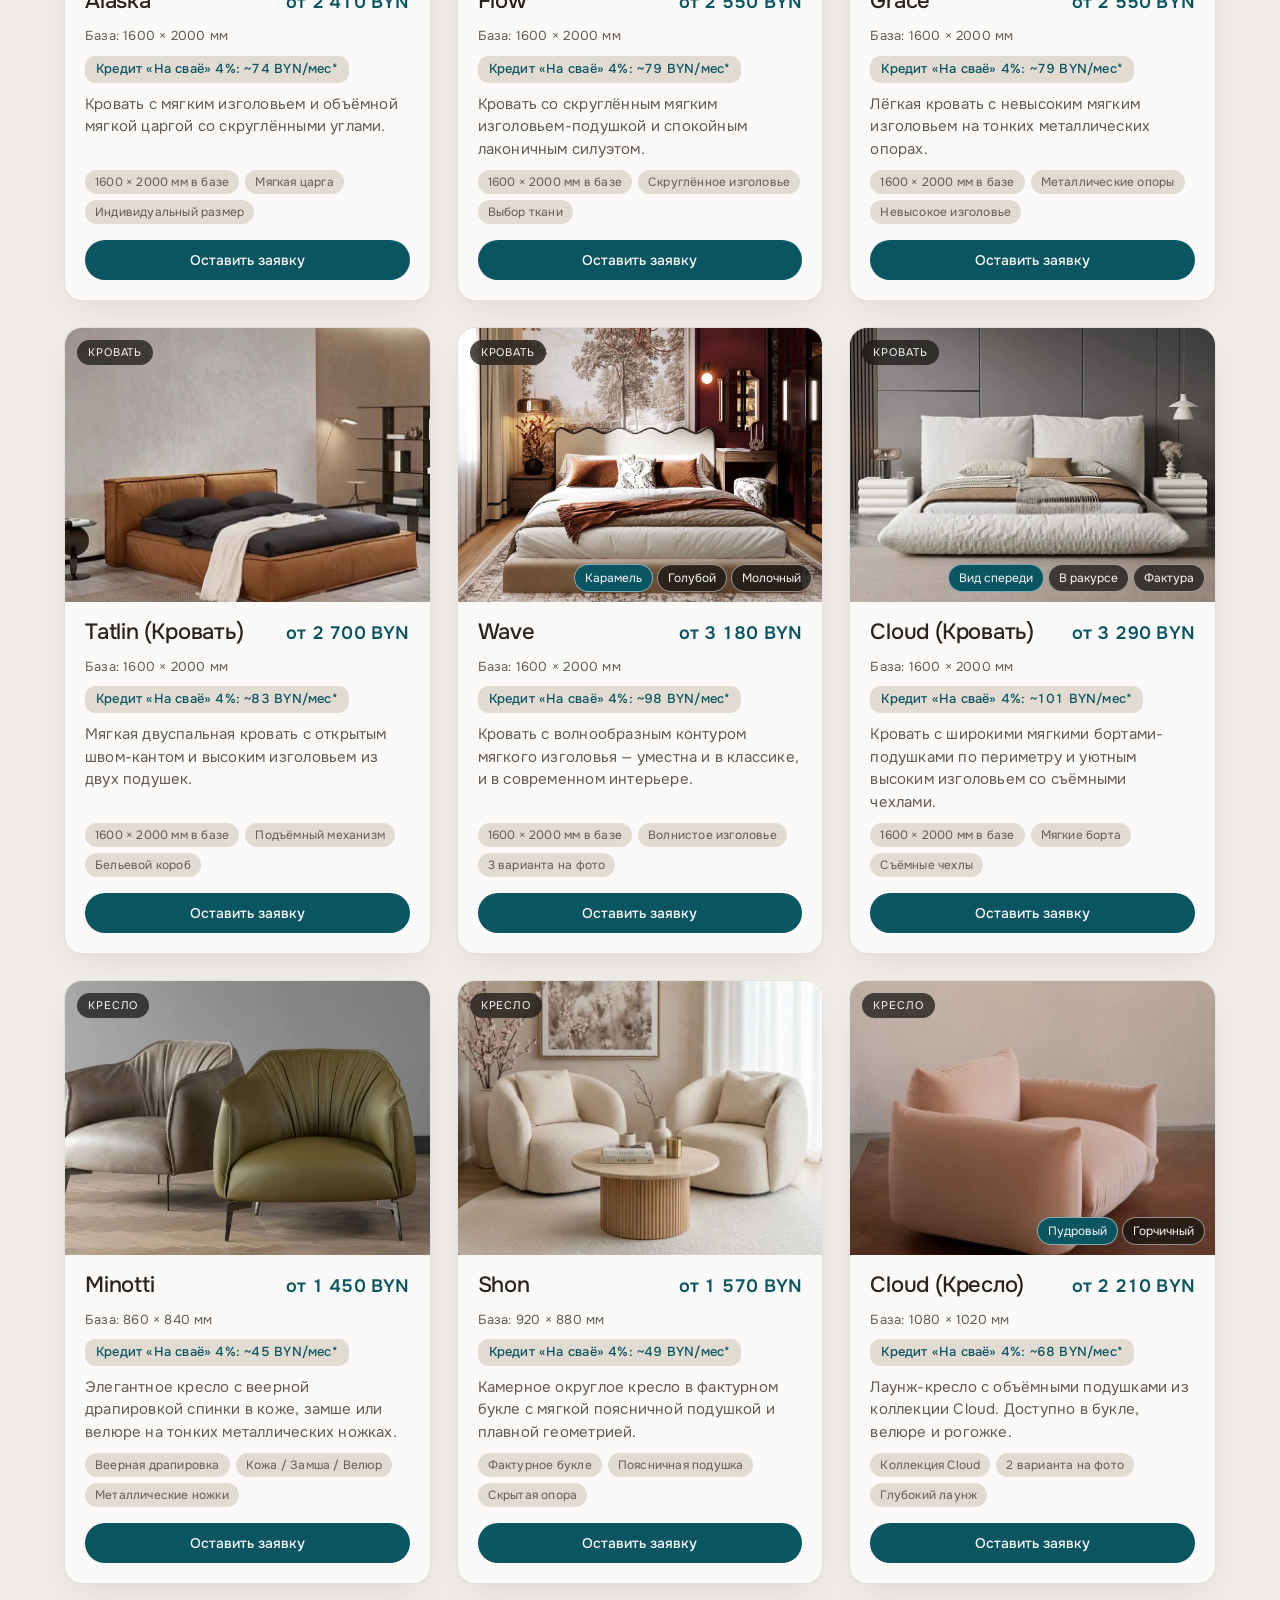
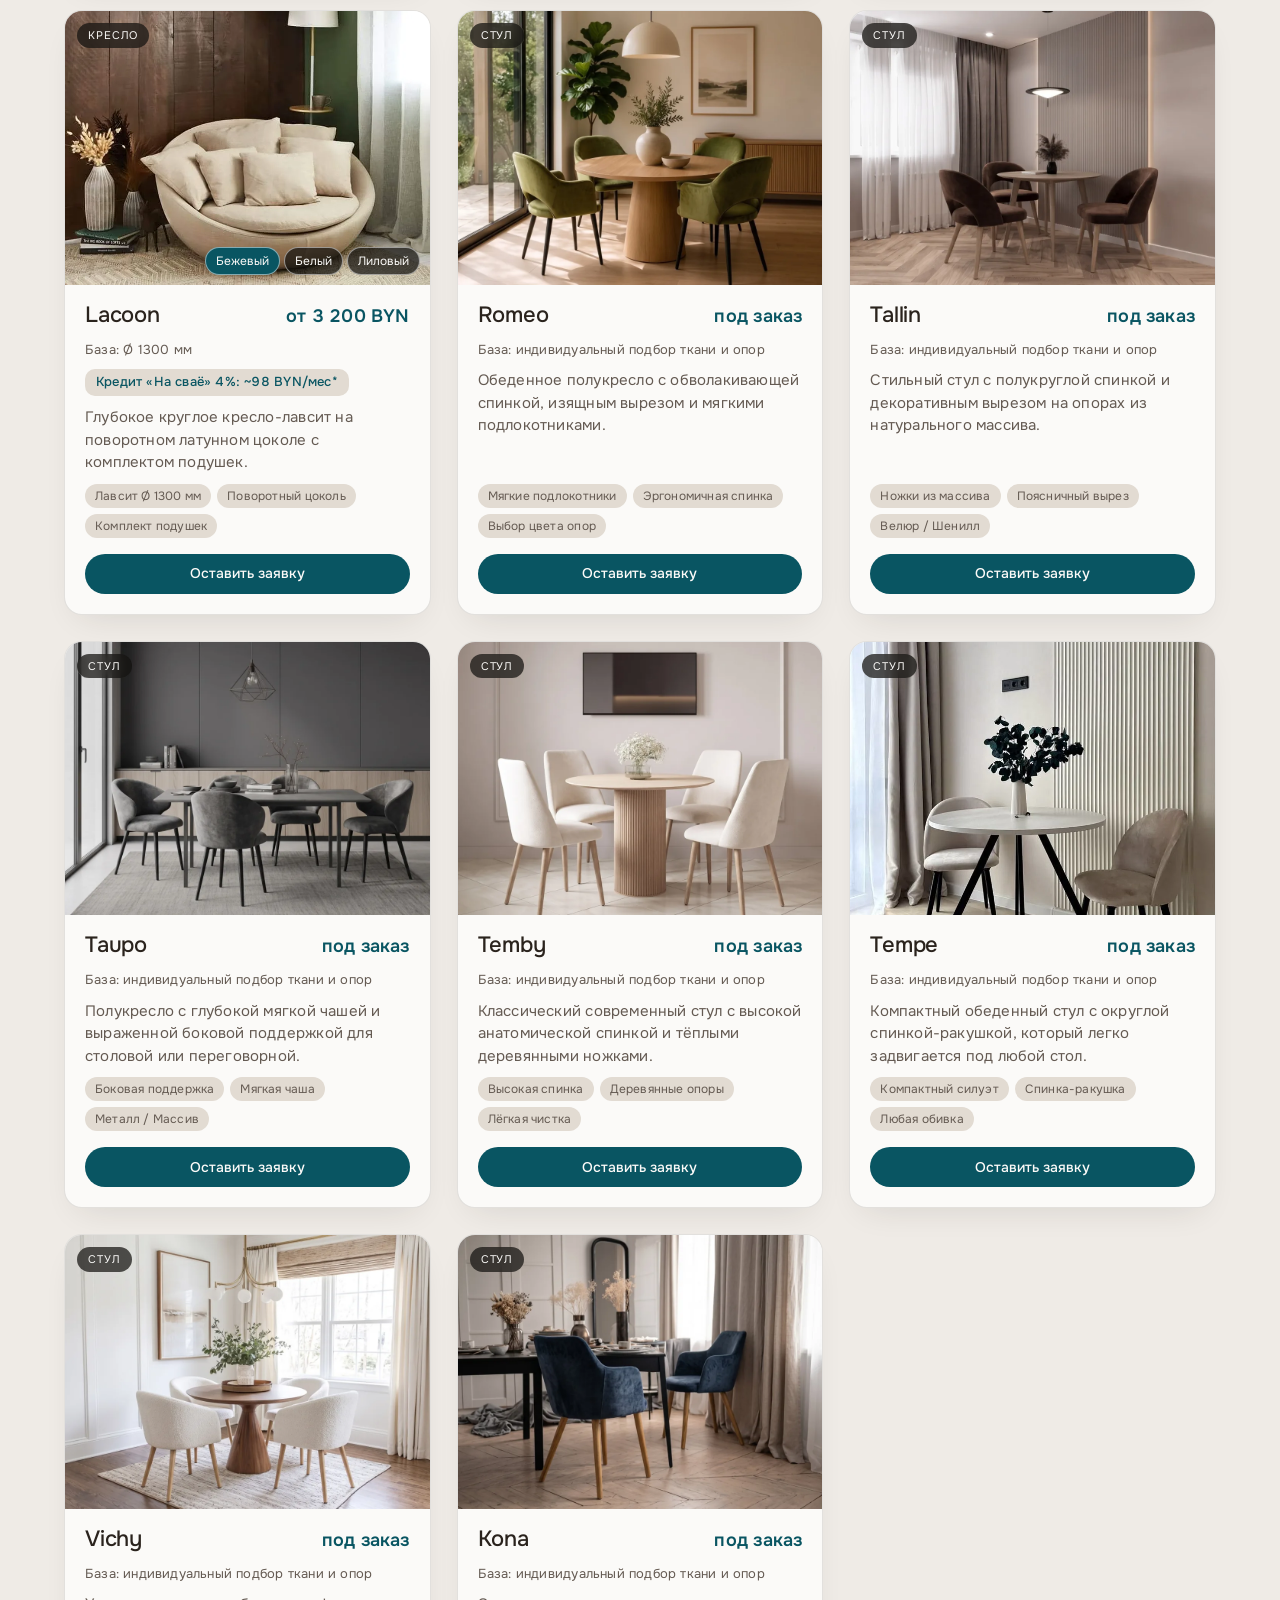
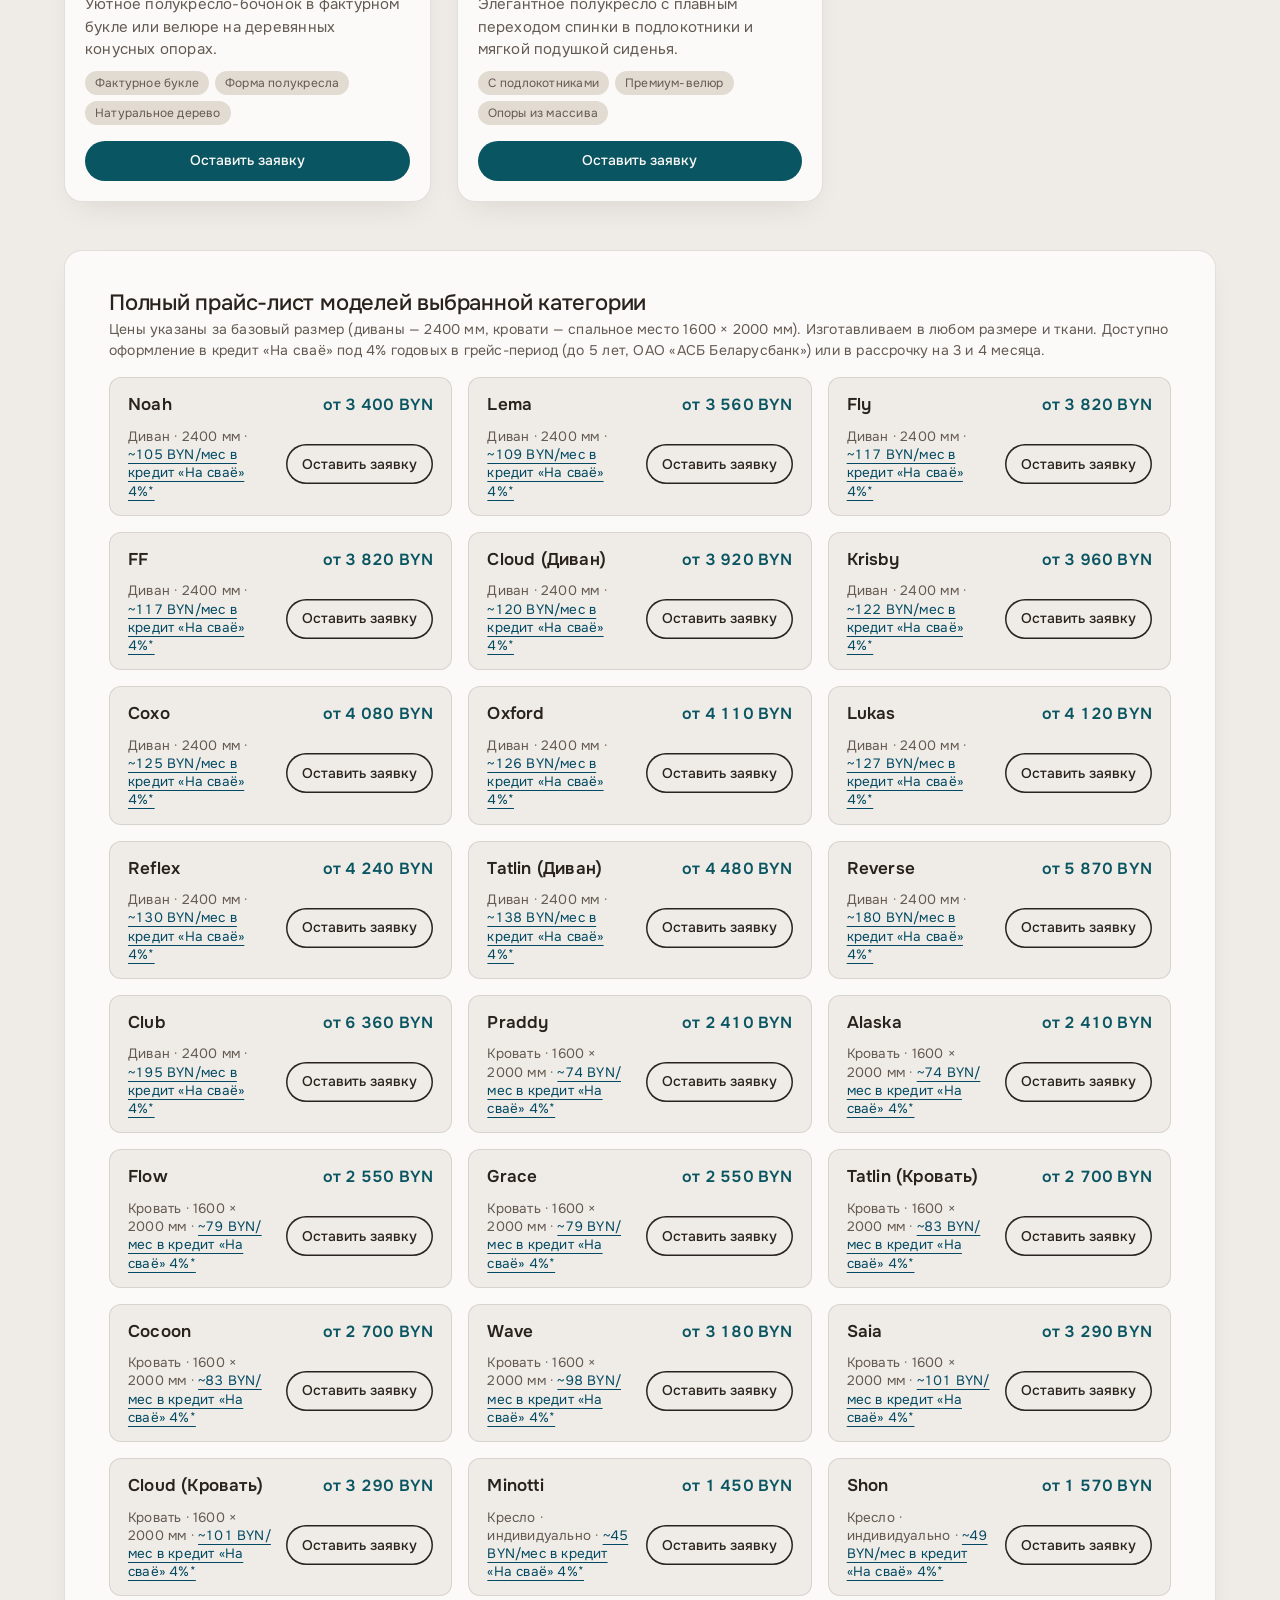
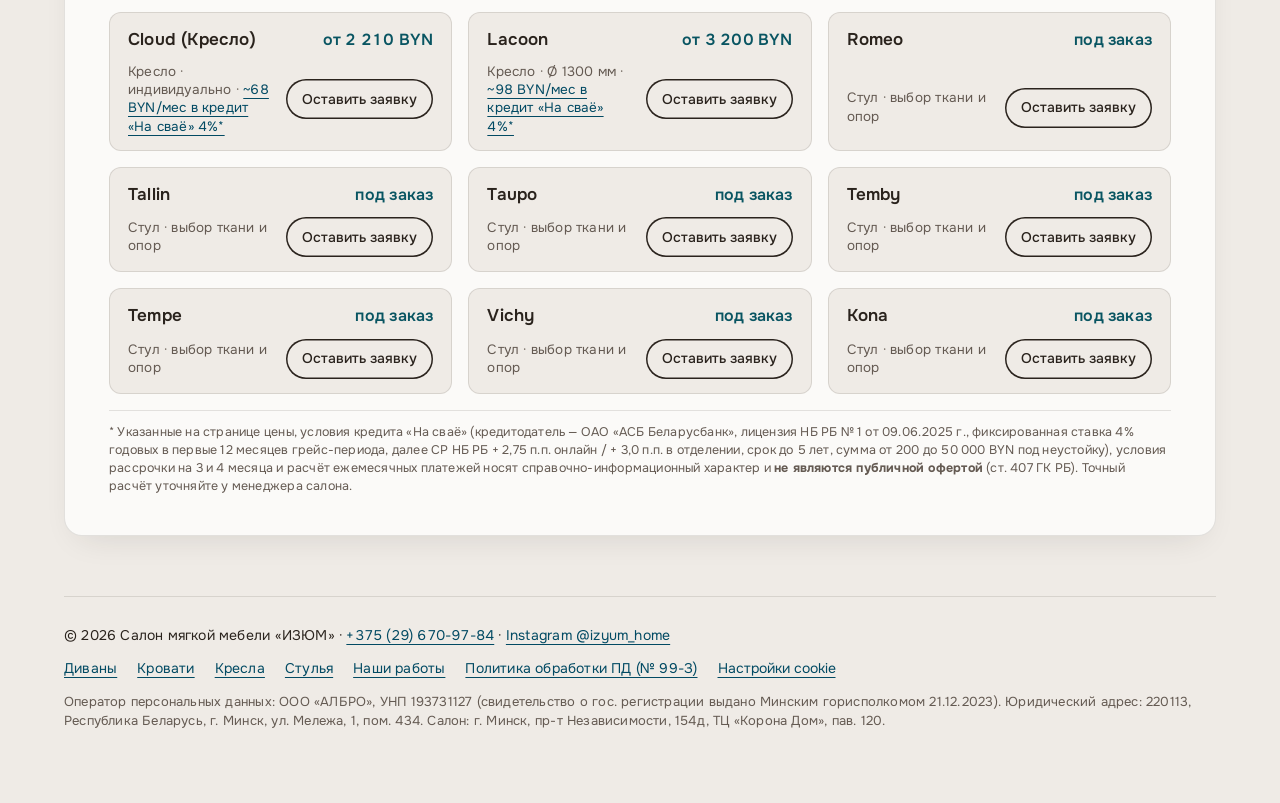
<file: catalog.html>
<!doctype html>
<html lang="ru">
<head>
<meta charset="utf-8">
<meta name="viewport" content="width=device-width, initial-scale=1, viewport-fit=cover">
<title>Каталог мягкой мебели: Диваны, Кровати, Кресла — ИЗЮМ, Минск</title>
<meta name="description" content="Каталог и цены мягкой мебели ИЗЮМ: диваны от 3 400 BYN (Noah, Lema, Fly, FF, Cloud, Krisby, Coxo, Oxford, Lukas, Reflex, Tatlin, Reverse, Club), кровати от 2 410 BYN и кресла от 1 450 BYN.">
<meta name="robots" content="index, follow">
<link rel="canonical" href="https://izum-home.by/catalog.html">
<meta name="theme-color" content="#095562">
<meta name="color-scheme" content="light dark">
<meta property="og:type" content="website">
<meta property="og:locale" content="ru_BY">
<meta property="og:site_name" content="ИЗЮМ">
<meta property="og:title" content="Каталог мягкой мебели: Диваны, Кровати, Кресла — ИЗЮМ, Минск">
<meta property="og:description" content="Каталог и цены мягкой мебели ИЗЮМ: диваны от 3 400 BYN (Noah, Lema, Fly, FF, Cloud, Krisby, Coxo, Oxford, Lukas, Reflex, Tatlin, Reverse, Club), кровати от 2 410 BYN и кресла от 1 450 BYN.">
<meta property="og:url" content="https://izum-home.by/catalog.html">
<meta property="og:image" content="https://izum-home.by/assets/img/og.jpg">
<meta name="twitter:card" content="summary_large_image">
<link rel="manifest" href="manifest.webmanifest">
<link rel="icon" href="favicon.svg" type="image/svg+xml">
<link rel="icon" href="assets/icons/favicon-32.png" sizes="32x32" type="image/png">
<link rel="apple-touch-icon" href="assets/icons/apple-touch-icon.png">
<meta name="apple-mobile-web-app-capable" content="yes">
<meta name="mobile-web-app-capable" content="yes">
<meta name="apple-mobile-web-app-title" content="ИЗЮМ">
<meta name="apple-mobile-web-app-status-bar-style" content="default">
<script>
(function(){
  try {
    var t = JSON.parse(localStorage.getItem('izyum_theme'));
    if (t === 'dark' || (!t && window.matchMedia && window.matchMedia('(prefers-color-scheme: dark)').matches)) {
      document.documentElement.setAttribute('data-theme', 'dark');
    }
  } catch(e){}
})();
</script>
<link rel="preconnect" href="https://fonts.googleapis.com">
<link rel="preconnect" href="https://fonts.gstatic.com" crossorigin>
<link href="https://fonts.googleapis.com/css2?family=Manrope:wght@400;500;600;700&family=Onest:wght@300;400;500;600&display=swap" rel="stylesheet">
<style id="izyum-v20261102">
.hero-collage .collage-item:nth-child(3){grid-column:span 2}
.hero-collage .collage-item:nth-child(3) img{object-position:50% 45%}
.designer-media{display:none;position:relative;overflow:hidden}
@media(min-width:1100px){.designer-media{display:block}}
.install{display:none;align-items:center;gap:12px;justify-content:space-between}
.install .btn{flex:none;min-height:42px;padding:0 18px;font-size:14px;white-space:nowrap}
.credit-block{border-radius:var(--r-l,28px);background:var(--white,#FBFAF8);border:1.5px solid var(--line,rgba(42,35,29,.12));padding:clamp(20px,4.5vw,46px);box-shadow:var(--card-shadow);display:grid;gap:20px}
.credit-head{display:grid;gap:10px;max-width:48em}
.credit-badge{display:inline-flex;align-items:center;width:fit-content;max-width:100%;padding:6px 14px;border-radius:12px;background:var(--stone,#E2DBD2);color:var(--teal,#095562);font-size:13px;font-weight:600;line-height:1.35}
html[data-theme="dark"] .credit-badge{color:var(--mist,#B5D2D9)}
.credit-grid{display:grid;gap:12px;grid-template-columns:1fr}
@media(min-width:640px){.credit-grid{grid-template-columns:repeat(2,1fr)}}

.credit-card{padding:16px 18px;border-radius:var(--r-m,18px);background:var(--paper,#EFEBE6);border:1px solid var(--line,rgba(42,35,29,.12));display:grid;gap:6px;align-content:start}
.credit-card strong{display:block;font-size:20px;font-weight:600;color:var(--teal,#095562)}
html[data-theme="dark"] .credit-card strong{color:var(--mist,#B5D2D9)}
.credit-card span{display:block;font-size:14.5px;color:var(--ink-soft,#645A52);line-height:1.4}
.credit-examples{padding:16px 18px;border-radius:var(--r-m,18px);background:var(--stone,#E2DBD2);border:1px solid var(--line,rgba(42,35,29,.12));display:grid;gap:12px}
.credit-ex-head{display:flex;flex-wrap:wrap;justify-content:space-between;align-items:baseline;gap:6px 14px}
.credit-ex-head h3{font-size:16px;font-weight:500;margin:0}
.credit-ex-grid{display:grid;gap:10px;grid-template-columns:1fr}
@media(min-width:720px){.credit-ex-grid{grid-template-columns:repeat(3,1fr)}}
.credit-ex-item{display:flex;flex-wrap:wrap;justify-content:space-between;align-items:center;gap:6px 10px;padding:12px 14px;border-radius:var(--r-s,12px);background:var(--white,#FBFAF8);border:1px solid var(--line,rgba(42,35,29,.12));text-decoration:none;color:var(--ink,#2A231D)}
.credit-ex-item span{font-size:14px;color:var(--ink-soft,#645A52)}
.credit-ex-item b{font-size:15.5px;font-weight:600;color:var(--teal,#095562);white-space:nowrap}
html[data-theme="dark"] .credit-ex-item b{color:var(--mist,#B5D2D9)}
.cat-card-credit{display:inline-flex;align-items:center;width:fit-content;max-width:100%;padding:5px 11px;border-radius:10px;background:var(--stone,#E2DBD2);color:var(--teal,#095562);font-size:13px;font-weight:500;text-decoration:none;line-height:1.3}
html[data-theme="dark"] .cat-card-credit{color:var(--mist,#B5D2D9)}
.model-credit-line{padding:8px 12px;border-radius:var(--r-s,12px);background:var(--stone,#E2DBD2);color:var(--ink,#2A231D);width:fit-content;max-width:100%}
.offer-disclaimer{font-size:12.5px;color:var(--ink-soft,#645A52);line-height:1.45;border-top:1px solid var(--line,rgba(42,35,29,.12));padding-top:12px;margin:0}
.tabs{display:flex;flex-wrap:wrap;gap:8px;margin-bottom:24px}
.pricelist-grid{grid-template-columns:repeat(auto-fill,minmax(min(100%,300px),1fr))}
.pricelist-row .pl-sub{white-space:normal;line-height:1.35}
.pricelist-btm{align-items:center}
.pricelist-btm .btn{flex:none;white-space:nowrap}
@media(max-width:540px){
  .hero-under .btn-row,.credit-block .btn-row,.designer-block .btn-row,.model-info .btn-row{flex-direction:column;align-items:stretch}
  .hero-under .btn-row .btn,.credit-block .btn-row .btn,.designer-block .btn-row .btn,.model-info .btn-row .btn{width:100%}
}
</style>
<link rel="stylesheet" href="assets/css/style.css?v=20261102">

</head><body>
<a class="sr" href="#main">К содержимому</a>
<header class="topbar">
  <a class="logo" href="index.html" aria-label="ИЗЮМ, на главную"><span class="logo-mark" aria-hidden="true"><svg viewBox="0 0 16 16"><path d="M4 2.5v11l8-11v11"/></svg></span><span>изюм</span></a>
  <nav class="desk-nav" aria-label="Навигация для компьютера">
    <a href="index.html">Главная</a>
    <a href="catalog.html" aria-current="page">Каталог</a>
    <a href="index.html#credit">Кредит 4%</a>
    <a href="index.html#works">Наши работы</a>
    <a href="calculator.html">Калькулятор</a>
    <a href="contacts.html">Контакты</a>
  </nav>
  <div class="top-actions">
    <a class="top-ig" href="https://www.instagram.com/izyum_home/" target="_blank" rel="noopener" aria-label="Instagram @izyum_home" title="Мы в Instagram: @izyum_home">
      <svg viewBox="0 0 24 24" aria-hidden="true"><rect x="2" y="2" width="20" height="20" rx="5" ry="5"/><path d="M16 11.37A4 4 0 1 1 12.63 8 4 4 0 0 1 16 11.37z"/><line x1="17.5" y1="6.5" x2="17.51" y2="6.5"/></svg>
      <span>@izyum_home</span>
    </a>
    <a class="top-phone num" href="tel:+375296709784" aria-label="Позвонить в салон ИЗЮМ: +375 29 670-97-84">
      <svg viewBox="0 0 24 24" aria-hidden="true"><path d="M22 16.92v3a2 2 0 0 1-2.18 2 19.79 19.79 0 0 1-8.63-3.07 19.5 19.5 0 0 1-6-6 19.79 19.79 0 0 1-3.07-8.67A2 2 0 0 1 4.11 2h3a2 2 0 0 1 2 1.72c.12.96.36 1.9.7 2.81a2 2 0 0 1-.45 2.11L8.09 9.91a16 16 0 0 0 6 6l1.27-1.27a2 2 0 0 1 2.11-.45c.91.34 1.85.58 2.81.7A2 2 0 0 1 22 16.92z"/></svg>
      <span>+375 (29) 670-97-84</span>
    </a>
    <button class="theme-btn" type="button" data-theme-toggle aria-label="Переключить тему оформления" title="Светлая / тёмная тема">
      <svg class="ic-moon" viewBox="0 0 24 24" aria-hidden="true"><path d="M21 12.79A9 9 0 1 1 11.21 3 7 7 0 0 0 21 12.79z"/></svg>
      <svg class="ic-sun" viewBox="0 0 24 24" aria-hidden="true"><circle cx="12" cy="12" r="5"/><path d="M12 1v2M12 21v2M4.22 4.22l1.42 1.42M18.36 18.36l1.42 1.42M1 12h2M21 12h2M4.22 19.78l1.42-1.42M18.36 5.64l1.42-1.42"/></svg>
    </button>
    <button class="btn sm desk-cta" type="button" data-lead>Оставить заявку →</button>
    <button class="dots" type="button" aria-expanded="false" aria-controls="menu" aria-label="Открыть меню"><span></span><span></span><span></span></button>
  </div>
</header>
<div class="menu" id="menu" aria-hidden="true">
  <nav aria-label="Меню">
    <a href="index.html">Главная</a>
    <a href="catalog.html" aria-current="page">Каталог</a>
    <a href="index.html#works">Наши работы</a>
    <a href="calculator.html">Калькулятор</a>
    <a href="contacts.html">Контакты</a>
    <a href="privacy.html" style="font-size:clamp(20px,4vw,30px);margin-top:8px;opacity:.85">Политика (Закон № 99-З)</a>
  </nav>
  <div class="menu-foot">
    <span>ТЦ «Корона Дом», павильон 120 · Минск, пр-т Независимости, 154д</span>
    <a class="num" href="tel:+375296709784">+375 (29) 670-97-84</a>
    <a href="mailto:info@izum-home.by">info@izum-home.by</a>
    <a href="https://www.instagram.com/izyum_home/" rel="noopener" target="_blank">Instagram @izyum_home</a>
    <span style="font-size:13px;opacity:.75">ООО «АЛБРО», УНП 193731127</span>
    <button class="btn light" type="button" data-lead style="margin-top:12px;width:fit-content">Оставить заявку</button>
  </div>
</div>
<main id="main">
<div class="wrap">
  <div class="page-head">
    <h1>Каталог мягкой мебели</h1>
    <p class="lead">Выберите категорию: диваны, кровати или кресла. Любую модель изготавливаем под ваши размеры, жёсткость и ткань.</p>
  </div>

  <div class="cat-tabs" role="tablist" aria-label="Категории каталога" data-cat-tabs></div>

  <div class="showcase">
    <div class="showcase-main">
      <section class="viewer" aria-roledescription="карусель" aria-label="Витрина моделей">
        <div class="poster" aria-live="polite">
          <span class="kind" data-kind>ДИВАН</span>
          <span class="name" data-name>Noah</span>
          <span class="size" data-size>2400 мм</span>
          <span class="price"><small>от</small><span data-price class="num">3 400</span> BYN</span>
        </div>
        <div class="viewer-variant" data-viewer-variants hidden></div>
        <div class="viewer-nav">
          <button class="round" type="button" data-prev aria-label="Предыдущая модель"><svg viewBox="0 0 24 24"><path d="M15 5l-7 7 7 7"/></svg></button>
          <button class="round" type="button" data-next aria-label="Следующая модель"><svg viewBox="0 0 24 24"><path d="M9 5l7 7-7 7"/></svg></button>
        </div>
      </section>

      <div class="model-strip" aria-label="Быстрый выбор модели"></div>
    </div>

    <div class="model-info">
      <div style="display:grid;gap:12px">
        <p class="note" data-note></p>
        <ul class="facts" data-facts></ul>
        <p class="model-credit-line small" data-credit-info hidden></p>
      </div>
      <div class="btn-row">
        <button class="btn" type="button" data-lead data-ask-model>Оставить заявку</button>
        <button class="btn ghost" type="button" data-lead="Выезд дизайнера на дом">Вызвать дизайнера</button>
      </div>
    </div>
  </div>

  <section class="section" style="padding-bottom:12px" aria-labelledby="grid-title">
    <div class="section-head-row" style="margin-bottom:16px">
      <div>
        <h2 id="grid-title" style="font-size:clamp(22px,3.2vw,30px)">Модели на витрине</h2>
        <p class="muted small">Нажмите на фото карточки, чтобы рассмотреть модель крупно, или оставьте заявку на расчёт в вашей ткани и размерах.</p>
      </div>
    </div>
    <div class="cat-grid" data-cat-grid></div>

    <div class="pricelist-box">
      <h3 style="font-size:22px">Полный прайс-лист моделей выбранной категории</h3>
      <p class="muted small" style="margin-top:4px">Цены указаны за базовый размер (диваны — 2400 мм, кровати — спальное место 1600 × 2000 мм). Изготавливаем в любом размере и ткани. Доступно оформление в кредит «На сваё» под 4% годовых в грейс-период (до 5 лет, ОАО «АСБ Беларусбанк») или в рассрочку на 3 и 4 месяца.</p>
      <div class="pricelist-grid" data-pricelist-grid></div>
      <p class="offer-disclaimer" style="margin-top:16px">* Указанные на странице цены, условия кредита «На сваё» (кредитодатель — ОАО «АСБ Беларусбанк», лицензия НБ РБ № 1 от 09.06.2025 г., фиксированная ставка 4% годовых в первые 12 месяцев грейс-периода, далее СР НБ РБ + 2,75 п.п. онлайн / + 3,0 п.п. в отделении, срок до 5 лет, сумма от 200 до 50 000 BYN под неустойку), условия рассрочки на 3 и 4 месяца и расчёт ежемесячных платежей носят справочно-информационный характер и <strong>не являются публичной офертой</strong> (ст. 407 ГК РБ). Точный расчёт уточняйте у менеджера салона.</p>
    </div>
  </section>
</div>
</main>
<footer class="wrap site-footer small">
  <div class="footer-row">
    <span>© 2026 Салон мягкой мебели «ИЗЮМ» · <a class="link num" href="tel:+375296709784">+375 (29) 670-97-84</a> · <a class="link" href="https://www.instagram.com/izyum_home/" target="_blank" rel="noopener">Instagram @izyum_home</a></span>
    <div class="footer-links">
      <a class="link" href="catalog.html?cat=sofas">Диваны</a>
      <a class="link" href="catalog.html?cat=beds">Кровати</a>
      <a class="link" href="catalog.html?cat=armchairs">Кресла</a>
      <a class="link" href="catalog.html?cat=chairs">Стулья</a>
      <a class="link" href="index.html#works">Наши работы</a>
      <a class="link" href="privacy.html">Политика обработки ПД (№ 99-З)</a>
      <button type="button" class="btn-link" data-cookie-open>Настройки cookie</button>
    </div>
  </div>
  <div class="footer-legal">
    Оператор персональных данных: ООО «АЛБРО», УНП 193731127 (свидетельство о гос. регистрации выдано Минским горисполкомом 21.12.2023). Юридический адрес: 220113, Республика Беларусь, г. Минск, ул. Мележа, 1, пом. 434. Салон: г. Минск, пр-т Независимости, 154д, ТЦ «Корона Дом», пав. 120.
  </div>
</footer>
<nav class="tabbar" aria-label="Разделы">
  <a href="index.html"><svg viewBox="0 0 24 24" aria-hidden="true"><path d="M3 11l9-7 9 7v8.5a1.5 1.5 0 0 1-1.5 1.5H15v-6H9v6H4.5A1.5 1.5 0 0 1 3 19.5z"/></svg><span>Главная</span></a>
  <a href="catalog.html" aria-current="page"><svg viewBox="0 0 24 24" aria-hidden="true"><path d="M5 11V8.5A2.5 2.5 0 0 1 7.5 6h9A2.5 2.5 0 0 1 19 8.5V11"/><path d="M3 12.5a1.5 1.5 0 0 1 3 0V15h12v-2.5a1.5 1.5 0 0 1 3 0V18H3z"/><path d="M5 18v2M19 18v2"/></svg><span>Каталог</span></a>
  <a href="index.html#works"><svg viewBox="0 0 24 24" aria-hidden="true"><rect x="3" y="4" width="18" height="16" rx="2.5"/><circle cx="8.5" cy="9.5" r="1.5"/><path d="M21 15l-5-5L5 20"/></svg><span>Проекты</span></a>
  <a href="calculator.html"><svg viewBox="0 0 24 24" aria-hidden="true"><rect x="5" y="3" width="14" height="18" rx="2.5"/><path d="M8.5 7.5h7M9 12h.01M12 12h.01M15 12h.01M9 16h.01M12 16h.01M15 15v2"/></svg><span>Расчёт</span></a>
  <a href="contacts.html"><svg viewBox="0 0 24 24" aria-hidden="true"><path d="M12 21s-7-6.2-7-11.5a7 7 0 0 1 14 0C19 14.8 12 21 12 21z"/><circle cx="12" cy="9.5" r="2.5"/></svg><span>Контакты</span></a>
</nav>
<script src="assets/js/data.js?v=20261102" defer></script>
<script src="assets/js/app.js?v=20261102" defer></script>
<script src="assets/js/catalog.js?v=20261102" defer></script>
</body>
</html>
</file>
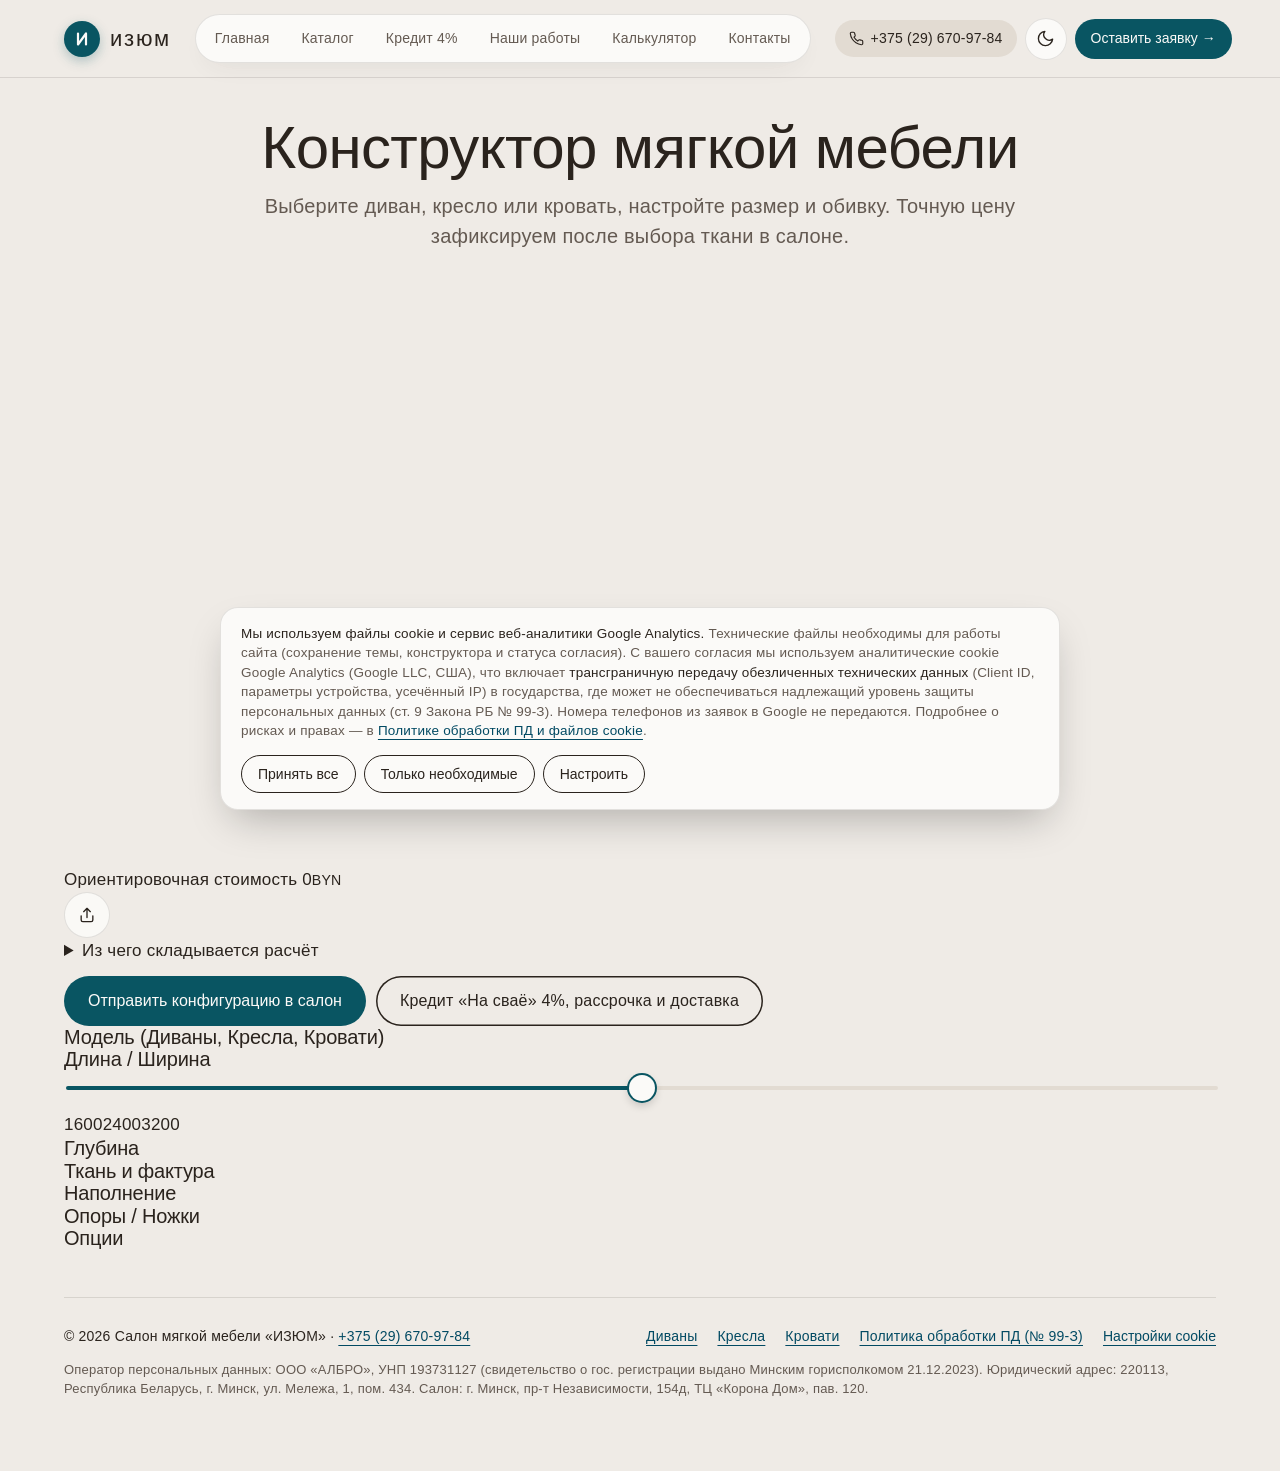
<file: constructor.html>
<!doctype html>
<html lang="ru">
<head>
<meta charset="utf-8">
<meta name="viewport" content="width=device-width, initial-scale=1, viewport-fit=cover">
<title>Конструктор диванов, кресел и кроватей с расчётом цены — ИЗЮМ</title>
<meta name="description" content="Соберите диван, кресло или кровать под себя: выберите модель (Shon, Lacoon, Minotti, Cloud, Reflex, Tatlin и др.), габариты, ткань, наполнение и опоры.">
<meta name="robots" content="index, follow">
<link rel="canonical" href="https://izum-home.by/constructor.html">
<meta name="theme-color" content="#095562">
<meta name="color-scheme" content="light dark">
<meta property="og:type" content="website">
<meta property="og:locale" content="ru_BY">
<meta property="og:site_name" content="ИЗЮМ">
<meta property="og:title" content="Конструктор диванов, кресел и кроватей с расчётом цены — ИЗЮМ">
<meta property="og:description" content="Соберите диван, кресло или кровать под себя: выберите модель (Shon, Lacoon, Minotti, Cloud, Reflex, Tatlin и др.), габариты, ткань, наполнение и опоры.">
<meta property="og:url" content="https://izum-home.by/constructor.html">
<meta property="og:image" content="https://izum-home.by/assets/img/og.jpg">
<meta name="twitter:card" content="summary_large_image">
<link rel="manifest" href="manifest.webmanifest">
<link rel="icon" href="favicon.svg" type="image/svg+xml">
<link rel="icon" href="assets/icons/favicon-32.png" sizes="32x32" type="image/png">
<link rel="apple-touch-icon" href="assets/icons/apple-touch-icon.png">
<meta name="apple-mobile-web-app-capable" content="yes">
<meta name="mobile-web-app-capable" content="yes">
<meta name="apple-mobile-web-app-title" content="ИЗЮМ">
<meta name="apple-mobile-web-app-status-bar-style" content="default">
<script>
(function(){
  try {
    var t = JSON.parse(localStorage.getItem('izyum_theme'));
    if (t === 'dark' || (!t && window.matchMedia && window.matchMedia('(prefers-color-scheme: dark)').matches)) {
      document.documentElement.setAttribute('data-theme', 'dark');
    }
  } catch(e){}
})();
</script>
<link rel="preconnect" href="https://fonts.googleapis.com">
<link rel="preconnect" href="https://fonts.gstatic.com" crossorigin>
<link href="https://fonts.googleapis.com/css2?family=Jost:wght@300;400;500;600&display=swap" rel="stylesheet">
<style id="izyum-v20261102">
.hero-collage .collage-item:nth-child(3){grid-column:span 2}
.hero-collage .collage-item:nth-child(3) img{object-position:50% 45%}
.designer-media{display:none;position:relative;overflow:hidden}
@media(min-width:1100px){.designer-media{display:block}}
.install{display:none;align-items:center;gap:12px;justify-content:space-between}
.install .btn{flex:none;min-height:42px;padding:0 18px;font-size:14px;white-space:nowrap}
.credit-block{border-radius:var(--r-l,28px);background:var(--white,#FBFAF8);border:1.5px solid var(--line,rgba(42,35,29,.12));padding:clamp(20px,4.5vw,46px);box-shadow:var(--card-shadow);display:grid;gap:20px}
.credit-head{display:grid;gap:10px;max-width:48em}
.credit-badge{display:inline-flex;align-items:center;width:fit-content;max-width:100%;padding:6px 14px;border-radius:12px;background:var(--stone,#E2DBD2);color:var(--teal,#095562);font-size:13px;font-weight:600;line-height:1.35}
html[data-theme="dark"] .credit-badge{color:var(--mist,#B5D2D9)}
.credit-grid{display:grid;gap:12px;grid-template-columns:1fr}
@media(min-width:640px){.credit-grid{grid-template-columns:repeat(2,1fr)}}

.credit-card{padding:16px 18px;border-radius:var(--r-m,18px);background:var(--paper,#EFEBE6);border:1px solid var(--line,rgba(42,35,29,.12));display:grid;gap:6px;align-content:start}
.credit-card strong{display:block;font-size:20px;font-weight:600;color:var(--teal,#095562)}
html[data-theme="dark"] .credit-card strong{color:var(--mist,#B5D2D9)}
.credit-card span{display:block;font-size:14.5px;color:var(--ink-soft,#645A52);line-height:1.4}
.credit-examples{padding:16px 18px;border-radius:var(--r-m,18px);background:var(--stone,#E2DBD2);border:1px solid var(--line,rgba(42,35,29,.12));display:grid;gap:12px}
.credit-ex-head{display:flex;flex-wrap:wrap;justify-content:space-between;align-items:baseline;gap:6px 14px}
.credit-ex-head h3{font-size:16px;font-weight:500;margin:0}
.credit-ex-grid{display:grid;gap:10px;grid-template-columns:1fr}
@media(min-width:720px){.credit-ex-grid{grid-template-columns:repeat(3,1fr)}}
.credit-ex-item{display:flex;flex-wrap:wrap;justify-content:space-between;align-items:center;gap:6px 10px;padding:12px 14px;border-radius:var(--r-s,12px);background:var(--white,#FBFAF8);border:1px solid var(--line,rgba(42,35,29,.12));text-decoration:none;color:var(--ink,#2A231D)}
.credit-ex-item span{font-size:14px;color:var(--ink-soft,#645A52)}
.credit-ex-item b{font-size:15.5px;font-weight:600;color:var(--teal,#095562);white-space:nowrap}
html[data-theme="dark"] .credit-ex-item b{color:var(--mist,#B5D2D9)}
.cat-card-credit{display:inline-flex;align-items:center;width:fit-content;max-width:100%;padding:5px 11px;border-radius:10px;background:var(--stone,#E2DBD2);color:var(--teal,#095562);font-size:13px;font-weight:500;text-decoration:none;line-height:1.3}
html[data-theme="dark"] .cat-card-credit{color:var(--mist,#B5D2D9)}
.model-credit-line{padding:8px 12px;border-radius:var(--r-s,12px);background:var(--stone,#E2DBD2);color:var(--ink,#2A231D);width:fit-content;max-width:100%}
.offer-disclaimer{font-size:12.5px;color:var(--ink-soft,#645A52);line-height:1.45;border-top:1px solid var(--line,rgba(42,35,29,.12));padding-top:12px;margin:0}
.tabs{display:flex;flex-wrap:wrap;gap:8px;margin-bottom:24px}
.pricelist-grid{grid-template-columns:repeat(auto-fill,minmax(min(100%,300px),1fr))}
.pricelist-row .pl-sub{white-space:normal;line-height:1.35}
.pricelist-btm{align-items:center}
.pricelist-btm .btn{flex:none;white-space:nowrap}
@media(max-width:540px){
  .hero-under .btn-row,.credit-block .btn-row,.designer-block .btn-row,.model-info .btn-row{flex-direction:column;align-items:stretch}
  .hero-under .btn-row .btn,.credit-block .btn-row .btn,.designer-block .btn-row .btn,.model-info .btn-row .btn{width:100%}
}
</style>
<link rel="stylesheet" href="assets/css/style.css?v=20261102">

</head><body>
<a class="sr" href="#main">К содержимому</a>
<header class="topbar">
  <a class="logo" href="index.html" aria-label="ИЗЮМ, на главную"><span class="logo-mark" aria-hidden="true"><svg viewBox="0 0 16 16"><path d="M4 2.5v11l8-11v11"/></svg></span><span>изюм</span></a>
  <nav class="desk-nav" aria-label="Навигация для компьютера">
    <a href="index.html">Главная</a>
    <a href="catalog.html">Каталог</a>
    <a href="index.html#credit">Кредит 4%</a>
    <a href="index.html#works">Наши работы</a>
    <a href="calculator.html">Калькулятор</a>
    <a href="contacts.html">Контакты</a>
  </nav>
  <div class="top-actions">
    <a class="top-phone num" href="tel:+375296709784" aria-label="Позвонить в салон ИЗЮМ: +375 29 670-97-84">
      <svg viewBox="0 0 24 24" aria-hidden="true"><path d="M22 16.92v3a2 2 0 0 1-2.18 2 19.79 19.79 0 0 1-8.63-3.07 19.5 19.5 0 0 1-6-6 19.79 19.79 0 0 1-3.07-8.67A2 2 0 0 1 4.11 2h3a2 2 0 0 1 2 1.72c.12.96.36 1.9.7 2.81a2 2 0 0 1-.45 2.11L8.09 9.91a16 16 0 0 0 6 6l1.27-1.27a2 2 0 0 1 2.11-.45c.91.34 1.85.58 2.81.7A2 2 0 0 1 22 16.92z"/></svg>
      <span>+375 (29) 670-97-84</span>
    </a>
    <button class="theme-btn" type="button" data-theme-toggle aria-label="Переключить тему оформления" title="Светлая / тёмная тема">
      <svg class="ic-moon" viewBox="0 0 24 24" aria-hidden="true"><path d="M21 12.79A9 9 0 1 1 11.21 3 7 7 0 0 0 21 12.79z"/></svg>
      <svg class="ic-sun" viewBox="0 0 24 24" aria-hidden="true"><circle cx="12" cy="12" r="5"/><path d="M12 1v2M12 21v2M4.22 4.22l1.42 1.42M18.36 18.36l1.42 1.42M1 12h2M21 12h2M4.22 19.78l1.42-1.42M18.36 5.64l1.42-1.42"/></svg>
    </button>
    <button class="btn sm desk-cta" type="button" data-lead>Оставить заявку →</button>
    <button class="dots" type="button" aria-expanded="false" aria-controls="menu" aria-label="Открыть меню"><span></span><span></span><span></span></button>
  </div>
</header>
<div class="menu" id="menu" aria-hidden="true">
  <nav aria-label="Меню">
    <a href="index.html">Главная</a>
    <a href="catalog.html">Каталог</a>
    <a href="constructor.html" aria-current="page">Конструктор</a>
    <a href="calculator.html">Калькулятор</a>
    <a href="contacts.html">Контакты</a>
    <a href="privacy.html" style="font-size:clamp(20px,4vw,30px);margin-top:8px;opacity:.85">Политика (Закон № 99-З)</a>
  </nav>
  <div class="menu-foot">
    <span>ТЦ «Корона Дом», павильон 120 · Минск, пр-т Независимости, 154д</span>
    <a class="num" href="tel:+375296709784">+375 (29) 670-97-84</a>
    <a href="mailto:info@izum-home.by">info@izum-home.by</a>
    <a href="https://www.instagram.com/izyum_home/" rel="noopener" target="_blank">Instagram @izyum_home</a>
    <span style="font-size:13px;opacity:.75">ООО «АЛБРО», УНП 193731127</span>
    <button class="btn light" type="button" data-lead style="margin-top:12px;width:fit-content">Оставить заявку</button>
  </div>
</div>
<main id="main">
<div class="wrap">
  <div class="page-head">
    <h1>Конструктор мягкой мебели</h1>
    <p class="lead">Выберите диван, кресло или кровать, настройте размер и обивку. Точную цену зафиксируем после выбора ткани в салоне.</p>
  </div>
  <div class="builder">
    <div class="stage-col">
      <div class="stage">
        <svg id="sofa" viewBox="0 130 800 400" role="img" aria-label="Эскиз изделия по выбранным параметрам"></svg>
        <span class="stage-tag"></span>
      </div>
      <div class="total" aria-live="polite">
        <span class="lbl">Ориентировочная стоимость</span>
        <span class="sum num"><span data-sum>0</span><small>BYN</small></span>
        <div class="acts"><button class="round" type="button" data-share aria-label="Поделиться конфигурацией"><svg viewBox="0 0 24 24"><path d="M12 4v11M8 8l4-4 4 4M5 13v5a2 2 0 0 0 2 2h10a2 2 0 0 0 2-2v-5"/></svg></button></div>
        <details><summary>Из чего складывается расчёт</summary><table><tbody data-lines></tbody></table></details>
      </div>
      <div class="btn-row" style="margin-top:12px">
        <button class="btn" type="button" data-lead="config">Отправить конфигурацию в салон</button>
        <a class="btn ghost" href="calculator.html?mode=svaye">Кредит «На сваё» 4%, рассрочка и доставка</a>
      </div>
    </div>

    <div class="controls">
      <div class="ctrl"><div class="ctrl-head"><h3>Модель (Диваны, Кресла, Кровати)</h3></div><div class="chips" id="c-model"></div></div>
      <div class="ctrl">
        <div class="ctrl-head"><h3><label for="c-len">Длина / Ширина</label></h3><output id="o-len" class="num"></output></div>
        <input type="range" id="c-len">
        <div class="range-scale num"><span>1600</span><span>2400</span><span>3200</span></div>
      </div>
      <div class="ctrl"><div class="ctrl-head"><h3>Глубина</h3><output id="o-depth" class="num"></output></div><div class="seg" id="c-depth"></div></div>
      <div class="ctrl">
        <div class="ctrl-head"><h3>Ткань и фактура</h3><output id="o-color"></output></div>
        <div class="seg seg-sm" id="c-fabric"></div>
        <div class="swatches" id="c-colors" aria-label="Цвет ткани"></div>
      </div>
      <div class="ctrl"><div class="ctrl-head"><h3>Наполнение</h3></div><div class="options" id="c-fill"></div></div>
      <div class="ctrl"><div class="ctrl-head"><h3>Опоры / Ножки</h3></div><div class="seg" id="c-legs"></div></div>
      <div class="ctrl"><div class="ctrl-head"><h3>Опции</h3></div><div class="options" id="c-extra"></div></div>
    </div>
  </div>
</div>
</main>
<footer class="wrap site-footer small">
  <div class="footer-row">
    <span>© 2026 Салон мягкой мебели «ИЗЮМ» · <a class="link num" href="tel:+375296709784">+375 (29) 670-97-84</a></span>
    <div class="footer-links">
      <a class="link" href="catalog.html?cat=sofas">Диваны</a>
      <a class="link" href="catalog.html?cat=armchairs">Кресла</a>
      <a class="link" href="catalog.html?cat=beds">Кровати</a>
      <a class="link" href="privacy.html">Политика обработки ПД (№ 99-З)</a>
      <button type="button" class="btn-link" data-cookie-open>Настройки cookie</button>
    </div>
  </div>
  <div class="footer-legal">
    Оператор персональных данных: ООО «АЛБРО», УНП 193731127 (свидетельство о гос. регистрации выдано Минским горисполкомом 21.12.2023). Юридический адрес: 220113, Республика Беларусь, г. Минск, ул. Мележа, 1, пом. 434. Салон: г. Минск, пр-т Независимости, 154д, ТЦ «Корона Дом», пав. 120.
  </div>
</footer>
<nav class="tabbar" aria-label="Разделы">
  <a href="index.html"><svg viewBox="0 0 24 24" aria-hidden="true"><path d="M3 11l9-7 9 7v8.5a1.5 1.5 0 0 1-1.5 1.5H15v-6H9v6H4.5A1.5 1.5 0 0 1 3 19.5z"/></svg><span>Главная</span></a>
  <a href="catalog.html"><svg viewBox="0 0 24 24" aria-hidden="true"><path d="M5 11V8.5A2.5 2.5 0 0 1 7.5 6h9A2.5 2.5 0 0 1 19 8.5V11"/><path d="M3 12.5a1.5 1.5 0 0 1 3 0V15h12v-2.5a1.5 1.5 0 0 1 3 0V18H3z"/><path d="M5 18v2M19 18v2"/></svg><span>Каталог</span></a>
  <a href="constructor.html" aria-current="page"><svg viewBox="0 0 24 24" aria-hidden="true"><path d="M4 6h9M17 6h3M4 12h3M11 12h9M4 18h11M19 18h1"/><circle cx="15" cy="6" r="2"/><circle cx="9" cy="12" r="2"/><circle cx="17" cy="18" r="2"/></svg><span>Собрать</span></a>
  <a href="calculator.html"><svg viewBox="0 0 24 24" aria-hidden="true"><rect x="5" y="3" width="14" height="18" rx="2.5"/><path d="M8.5 7.5h7M9 12h.01M12 12h.01M15 12h.01M9 16h.01M12 16h.01M15 15v2"/></svg><span>Расчёт</span></a>
  <a href="contacts.html"><svg viewBox="0 0 24 24" aria-hidden="true"><path d="M12 21s-7-6.2-7-11.5a7 7 0 0 1 14 0C19 14.8 12 21 12 21z"/><circle cx="12" cy="9.5" r="2.5"/></svg><span>Контакты</span></a>
</nav>
<script src="assets/js/data.js?v=20261102" defer></script>
<script src="assets/js/app.js?v=20261102" defer></script>
<script src="assets/js/constructor.js?v=20261102" defer></script>
</body>
</html>
</file>
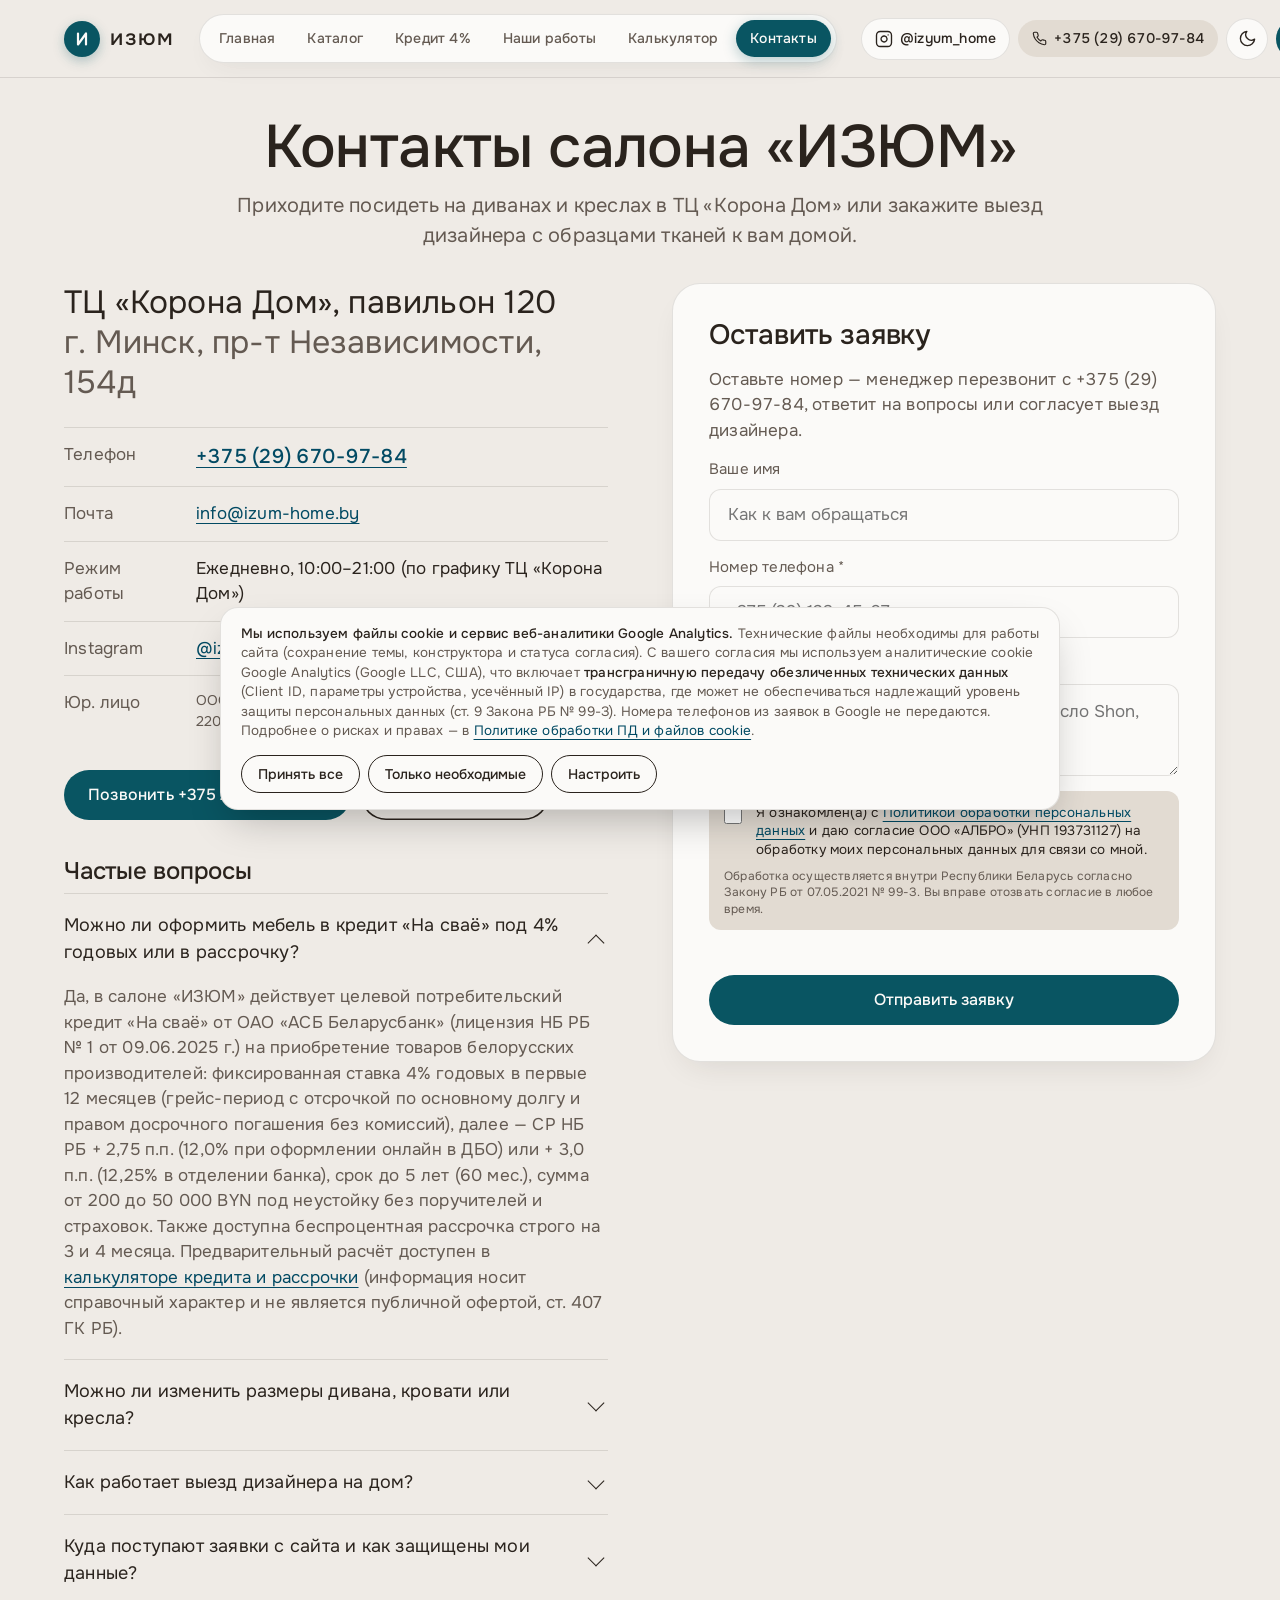
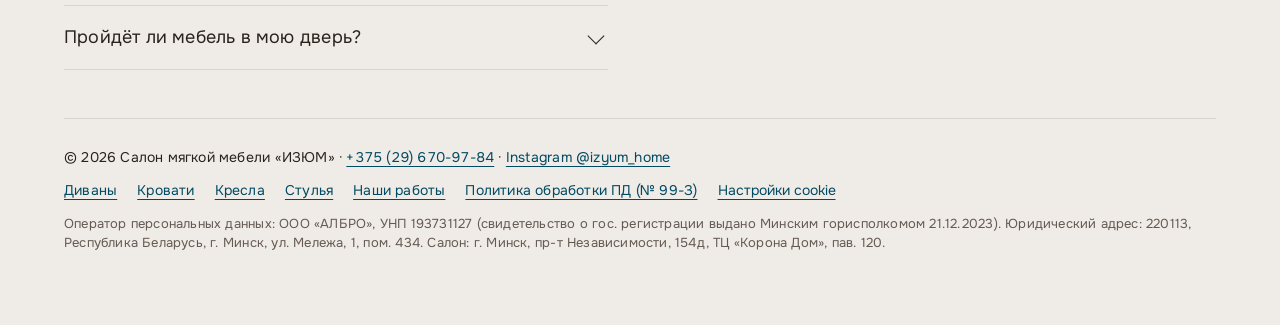
<file: contacts.html>
<!doctype html>
<html lang="ru">
<head>
<meta charset="utf-8">
<meta name="viewport" content="width=device-width, initial-scale=1, viewport-fit=cover">
<title>Контакты салона ИЗЮМ — ТЦ «Корона Дом», Минск · +375 (29) 670-97-84</title>
<meta name="description" content="Салон мягкой мебели ИЗЮМ (ООО «АЛБРО»): Минск, пр-т Независимости, 154д, ТЦ «Корона Дом», павильон 120. Телефон +375 (29) 670-97-84.">
<meta name="robots" content="index, follow">
<link rel="canonical" href="https://izum-home.by/contacts.html">
<meta name="theme-color" content="#095562">
<meta name="color-scheme" content="light dark">
<meta property="og:type" content="website">
<meta property="og:locale" content="ru_BY">
<meta property="og:site_name" content="ИЗЮМ">
<meta property="og:title" content="Контакты салона ИЗЮМ — ТЦ «Корона Дом», Минск · +375 (29) 670-97-84">
<meta property="og:description" content="Салон мягкой мебели ИЗЮМ (ООО «АЛБРО»): Минск, пр-т Независимости, 154д, ТЦ «Корона Дом», павильон 120. Телефон +375 (29) 670-97-84.">
<meta property="og:url" content="https://izum-home.by/contacts.html">
<meta property="og:image" content="https://izum-home.by/assets/img/og.jpg">
<meta name="twitter:card" content="summary_large_image">
<link rel="manifest" href="manifest.webmanifest">
<link rel="icon" href="favicon.svg" type="image/svg+xml">
<link rel="icon" href="assets/icons/favicon-32.png" sizes="32x32" type="image/png">
<link rel="apple-touch-icon" href="assets/icons/apple-touch-icon.png">
<meta name="apple-mobile-web-app-capable" content="yes">
<meta name="mobile-web-app-capable" content="yes">
<meta name="apple-mobile-web-app-title" content="ИЗЮМ">
<meta name="apple-mobile-web-app-status-bar-style" content="default">
<script>
(function(){
  try {
    var t = JSON.parse(localStorage.getItem('izyum_theme'));
    if (t === 'dark' || (!t && window.matchMedia && window.matchMedia('(prefers-color-scheme: dark)').matches)) {
      document.documentElement.setAttribute('data-theme', 'dark');
    }
  } catch(e){}
})();
</script>
<link rel="preconnect" href="https://fonts.googleapis.com">
<link rel="preconnect" href="https://fonts.gstatic.com" crossorigin>
<link href="https://fonts.googleapis.com/css2?family=Manrope:wght@400;500;600;700&family=Onest:wght@300;400;500;600&display=swap" rel="stylesheet">
<style id="izyum-v20261102">
.hero-collage .collage-item:nth-child(3){grid-column:span 2}
.hero-collage .collage-item:nth-child(3) img{object-position:50% 45%}
.designer-media{display:none;position:relative;overflow:hidden}
@media(min-width:1100px){.designer-media{display:block}}
.install{display:none;align-items:center;gap:12px;justify-content:space-between}
.install .btn{flex:none;min-height:42px;padding:0 18px;font-size:14px;white-space:nowrap}
.credit-block{border-radius:var(--r-l,28px);background:var(--white,#FBFAF8);border:1.5px solid var(--line,rgba(42,35,29,.12));padding:clamp(20px,4.5vw,46px);box-shadow:var(--card-shadow);display:grid;gap:20px}
.credit-head{display:grid;gap:10px;max-width:48em}
.credit-badge{display:inline-flex;align-items:center;width:fit-content;max-width:100%;padding:6px 14px;border-radius:12px;background:var(--stone,#E2DBD2);color:var(--teal,#095562);font-size:13px;font-weight:600;line-height:1.35}
html[data-theme="dark"] .credit-badge{color:var(--mist,#B5D2D9)}
.credit-grid{display:grid;gap:12px;grid-template-columns:1fr}
@media(min-width:640px){.credit-grid{grid-template-columns:repeat(2,1fr)}}

.credit-card{padding:16px 18px;border-radius:var(--r-m,18px);background:var(--paper,#EFEBE6);border:1px solid var(--line,rgba(42,35,29,.12));display:grid;gap:6px;align-content:start}
.credit-card strong{display:block;font-size:20px;font-weight:600;color:var(--teal,#095562)}
html[data-theme="dark"] .credit-card strong{color:var(--mist,#B5D2D9)}
.credit-card span{display:block;font-size:14.5px;color:var(--ink-soft,#645A52);line-height:1.4}
.credit-examples{padding:16px 18px;border-radius:var(--r-m,18px);background:var(--stone,#E2DBD2);border:1px solid var(--line,rgba(42,35,29,.12));display:grid;gap:12px}
.credit-ex-head{display:flex;flex-wrap:wrap;justify-content:space-between;align-items:baseline;gap:6px 14px}
.credit-ex-head h3{font-size:16px;font-weight:500;margin:0}
.credit-ex-grid{display:grid;gap:10px;grid-template-columns:1fr}
@media(min-width:720px){.credit-ex-grid{grid-template-columns:repeat(3,1fr)}}
.credit-ex-item{display:flex;flex-wrap:wrap;justify-content:space-between;align-items:center;gap:6px 10px;padding:12px 14px;border-radius:var(--r-s,12px);background:var(--white,#FBFAF8);border:1px solid var(--line,rgba(42,35,29,.12));text-decoration:none;color:var(--ink,#2A231D)}
.credit-ex-item span{font-size:14px;color:var(--ink-soft,#645A52)}
.credit-ex-item b{font-size:15.5px;font-weight:600;color:var(--teal,#095562);white-space:nowrap}
html[data-theme="dark"] .credit-ex-item b{color:var(--mist,#B5D2D9)}
.cat-card-credit{display:inline-flex;align-items:center;width:fit-content;max-width:100%;padding:5px 11px;border-radius:10px;background:var(--stone,#E2DBD2);color:var(--teal,#095562);font-size:13px;font-weight:500;text-decoration:none;line-height:1.3}
html[data-theme="dark"] .cat-card-credit{color:var(--mist,#B5D2D9)}
.model-credit-line{padding:8px 12px;border-radius:var(--r-s,12px);background:var(--stone,#E2DBD2);color:var(--ink,#2A231D);width:fit-content;max-width:100%}
.offer-disclaimer{font-size:12.5px;color:var(--ink-soft,#645A52);line-height:1.45;border-top:1px solid var(--line,rgba(42,35,29,.12));padding-top:12px;margin:0}
.tabs{display:flex;flex-wrap:wrap;gap:8px;margin-bottom:24px}
.pricelist-grid{grid-template-columns:repeat(auto-fill,minmax(min(100%,300px),1fr))}
.pricelist-row .pl-sub{white-space:normal;line-height:1.35}
.pricelist-btm{align-items:center}
.pricelist-btm .btn{flex:none;white-space:nowrap}
@media(max-width:540px){
  .hero-under .btn-row,.credit-block .btn-row,.designer-block .btn-row,.model-info .btn-row{flex-direction:column;align-items:stretch}
  .hero-under .btn-row .btn,.credit-block .btn-row .btn,.designer-block .btn-row .btn,.model-info .btn-row .btn{width:100%}
}
</style>
<link rel="stylesheet" href="assets/css/style.css?v=20261102">

<script type="application/ld+json">{"@context": "https://schema.org", "@type": "FurnitureStore", "name": "ИЗЮМ", "legalName": "ООО «АЛБРО»", "taxID": "193731127", "alternateName": "IZYUM home", "url": "https://izum-home.by/", "telephone": "+375296709784", "email": "info@izum-home.by", "image": "https://izum-home.by/assets/img/og.jpg", "logo": "https://izum-home.by/assets/icons/icon-512.png", "description": "Мягкая мебель на заказ в Минске: диваны, кресла, кровати, стулья. Салон в ТЦ «Корона Дом», пав. 120.", "address": {"@type": "PostalAddress", "streetAddress": "пр-т Независимости, 154д, ТЦ «Корона Дом», павильон 120", "addressLocality": "Минск", "postalCode": "220114", "addressCountry": "BY"}, "sameAs": ["https://www.instagram.com/izyum_home/"], "priceRange": "BYN"}</script>
</head><body>
<a class="sr" href="#main">К содержимому</a>
<header class="topbar">
  <a class="logo" href="index.html" aria-label="ИЗЮМ, на главную"><span class="logo-mark" aria-hidden="true"><svg viewBox="0 0 16 16"><path d="M4 2.5v11l8-11v11"/></svg></span><span>изюм</span></a>
  <nav class="desk-nav" aria-label="Навигация для компьютера">
    <a href="index.html">Главная</a>
    <a href="catalog.html">Каталог</a>
    <a href="index.html#credit">Кредит 4%</a>
    <a href="index.html#works">Наши работы</a>
    <a href="calculator.html">Калькулятор</a>
    <a href="contacts.html" aria-current="page">Контакты</a>
  </nav>
  <div class="top-actions">
    <a class="top-ig" href="https://www.instagram.com/izyum_home/" target="_blank" rel="noopener" aria-label="Instagram @izyum_home" title="Мы в Instagram: @izyum_home">
      <svg viewBox="0 0 24 24" aria-hidden="true"><rect x="2" y="2" width="20" height="20" rx="5" ry="5"/><path d="M16 11.37A4 4 0 1 1 12.63 8 4 4 0 0 1 16 11.37z"/><line x1="17.5" y1="6.5" x2="17.51" y2="6.5"/></svg>
      <span>@izyum_home</span>
    </a>
    <a class="top-phone num" href="tel:+375296709784" aria-label="Позвонить в салон ИЗЮМ: +375 29 670-97-84">
      <svg viewBox="0 0 24 24" aria-hidden="true"><path d="M22 16.92v3a2 2 0 0 1-2.18 2 19.79 19.79 0 0 1-8.63-3.07 19.5 19.5 0 0 1-6-6 19.79 19.79 0 0 1-3.07-8.67A2 2 0 0 1 4.11 2h3a2 2 0 0 1 2 1.72c.12.96.36 1.9.7 2.81a2 2 0 0 1-.45 2.11L8.09 9.91a16 16 0 0 0 6 6l1.27-1.27a2 2 0 0 1 2.11-.45c.91.34 1.85.58 2.81.7A2 2 0 0 1 22 16.92z"/></svg>
      <span>+375 (29) 670-97-84</span>
    </a>
    <button class="theme-btn" type="button" data-theme-toggle aria-label="Переключить тему оформления" title="Светлая / тёмная тема">
      <svg class="ic-moon" viewBox="0 0 24 24" aria-hidden="true"><path d="M21 12.79A9 9 0 1 1 11.21 3 7 7 0 0 0 21 12.79z"/></svg>
      <svg class="ic-sun" viewBox="0 0 24 24" aria-hidden="true"><circle cx="12" cy="12" r="5"/><path d="M12 1v2M12 21v2M4.22 4.22l1.42 1.42M18.36 18.36l1.42 1.42M1 12h2M21 12h2M4.22 19.78l1.42-1.42M18.36 5.64l1.42-1.42"/></svg>
    </button>
    <button class="btn sm desk-cta" type="button" data-lead>Оставить заявку →</button>
    <button class="dots" type="button" aria-expanded="false" aria-controls="menu" aria-label="Открыть меню"><span></span><span></span><span></span></button>
  </div>
</header>
<div class="menu" id="menu" aria-hidden="true">
  <nav aria-label="Меню">
    <a href="index.html">Главная</a>
    <a href="catalog.html">Каталог</a>
    <a href="index.html#works">Наши работы</a>
    <a href="calculator.html">Калькулятор</a>
    <a href="contacts.html" aria-current="page">Контакты</a>
    <a href="privacy.html" style="font-size:clamp(20px,4vw,30px);margin-top:8px;opacity:.85">Политика (Закон № 99-З)</a>
  </nav>
  <div class="menu-foot">
    <span>ТЦ «Корона Дом», павильон 120 · Минск, пр-т Независимости, 154д</span>
    <a class="num" href="tel:+375296709784">+375 (29) 670-97-84</a>
    <a href="mailto:info@izum-home.by">info@izum-home.by</a>
    <a href="https://www.instagram.com/izyum_home/" rel="noopener" target="_blank">Instagram @izyum_home</a>
    <span style="font-size:13px;opacity:.75">ООО «АЛБРО», УНП 193731127</span>
    <button class="btn light" type="button" data-lead style="margin-top:12px;width:fit-content">Оставить заявку</button>
  </div>
</div>
<main id="main">
<div class="wrap">
  <div class="page-head">
    <h1>Контакты салона «ИЗЮМ»</h1>
    <p class="lead">Приходите посидеть на диванах и креслах в ТЦ «Корона Дом» или закажите выезд дизайнера с образцами тканей к вам домой.</p>
  </div>
  <div class="contacts">
    <div style="display:grid;gap:24px;align-content:start">
      <p class="addr">ТЦ «Корона Дом», павильон 120<br><span class="muted">г. Минск, пр-т Независимости, 154д</span></p>
      <dl class="info-list">
        <div><dt>Телефон</dt><dd><a class="link num" href="tel:+375296709784" style="font-size:20px;font-weight:500">+375 (29) 670-97-84</a></dd></div>
        <div><dt>Почта</dt><dd><a class="link" href="mailto:info@izum-home.by">info@izum-home.by</a></dd></div>
        <div><dt>Режим работы</dt><dd>Ежедневно, 10:00–21:00 (по графику ТЦ «Корона Дом»)</dd></div>
        <div><dt>Instagram</dt><dd><a class="link" href="https://www.instagram.com/izyum_home/" target="_blank" rel="noopener">@izyum_home</a></dd></div>
        <div><dt>Юр. лицо</dt><dd class="small muted">ООО «АЛБРО», УНП 193731127<br>220113, г. Минск, ул. Мележа, 1, пом. 434</dd></div>
      </dl>
      <div class="btn-row">
        <a class="btn" href="tel:+375296709784">Позвонить +375 29 670-97-84</a>
        <a class="btn ghost" href="https://yandex.by/maps/?text=%D0%9C%D0%B8%D0%BD%D1%81%D0%BA%2C%20%D0%BF%D1%80%D0%BE%D1%81%D0%BF%D0%B5%D0%BA%D1%82%20%D0%9D%D0%B5%D0%B7%D0%B0%D0%B2%D0%B8%D1%81%D0%B8%D0%BC%D0%BE%D1%81%D1%82%D0%B8%20154%D0%B4" target="_blank" rel="noopener">Открыть на карте</a>
      </div>
      <div class="faq">
        <h2 style="font-size:24px;margin:14px 0 8px">Частые вопросы</h2>
        <details open><summary>Можно ли оформить мебель в кредит «На сваё» под 4% годовых или в рассрочку?</summary><p>Да, в салоне «ИЗЮМ» действует целевой потребительский кредит «На сваё» от ОАО «АСБ Беларусбанк» (лицензия НБ РБ № 1 от 09.06.2025 г.) на приобретение товаров белорусских производителей: фиксированная ставка 4% годовых в первые 12 месяцев (грейс-период с отсрочкой по основному долгу и правом досрочного погашения без комиссий), далее — СР НБ РБ + 2,75 п.п. (12,0% при оформлении онлайн в ДБО) или + 3,0 п.п. (12,25% в отделении банка), срок до 5 лет (60 мес.), сумма от 200 до 50 000 BYN под неустойку без поручителей и страховок. Также доступна беспроцентная рассрочка строго на 3 и 4 месяца. Предварительный расчёт доступен в <a class="link" href="calculator.html?mode=svaye">калькуляторе кредита и рассрочки</a> (информация носит справочный характер и не является публичной офертой, ст. 407 ГК РБ).</p></details>
        <details><summary>Можно ли изменить размеры дивана, кровати или кресла?</summary><p>Да. Мы изготавливаем мягкую мебель под заказ: меняем длину, глубину, высоту, форму и конфигурацию, жёсткость наполнения, ткань и фурнитуру.</p></details>
        <details><summary>Как работает выезд дизайнера на дом?</summary><p>Дизайнер приедет к вам с каталогами тканей, поможет подобрать цвет и фактуру при вашем освещении, сделает точные замеры и рассчитает стоимость изделия.</p></details>
        <details><summary>Куда поступают заявки с сайта и как защищены мои данные?</summary><p>Все обращения передаются исключительно внутри Республики Беларусь через защищённую доменную почту на базе белорусского хостинга hoster.by и обрабатываются ООО «АЛБРО» строго в соответствии с Законом РБ № 99-З «О защите персональных данных».</p></details>
        <details><summary>Пройдёт ли мебель в мою дверь?</summary><p>Проверьте габариты во вкладке <a class="link" href="calculator.html#door">«Пройдёт в дверь?»</a>. Кровати и модульные диваны доставляются в разобранном виде и проходят в любой стандартный проём.</p></details>
      </div>
    </div>
    <form class="form-card" data-inline-lead novalidate>
      <input type="text" name="website_hp" class="hp-field" tabindex="-1" autocomplete="off">
      <h2 style="font-size:28px">Оставить заявку</h2>
      <p class="muted">Оставьте номер — менеджер перезвонит с <span class="num">+375 (29) 670-97-84</span>, ответит на вопросы или согласует выезд дизайнера.</p>
      <div class="field"><label for="c-name">Ваше имя</label><input class="input" id="c-name" name="name" autocomplete="given-name" placeholder="Как к вам обращаться"></div>
      <div class="field"><label for="c-phone">Номер телефона *</label><input class="input" id="c-phone" name="phone" type="tel" inputmode="tel" autocomplete="tel" placeholder="+375 (29) 123-45-67" required></div>
      <div class="field"><label for="c-com">Что вас интересует</label><textarea class="input" id="c-com" name="comment" placeholder="Например: выезд дизайнера на дом, кресло Shon, диван Lema или кровать Tatlin"></textarea></div>
      <div class="consent-box">
        <label class="check">
          <input type="checkbox" name="agree" required>
          <span>Я ознакомлен(а) с <a class="link" href="privacy.html">Политикой обработки персональных данных</a> и даю согласие ООО «АЛБРО» (УНП 193731127) на обработку моих персональных данных для связи со мной.</span>
        </label>
        <p class="consent-note">Обработка осуществляется внутри Республики Беларусь согласно Закону РБ от 07.05.2021 № 99-З. Вы вправе отозвать согласие в любое время.</p>
      </div>
      <p class="err" role="alert"></p>
      <button class="btn block" type="submit">Отправить заявку</button>
    </form>
  </div>
</div>
</main>
<footer class="wrap site-footer small">
  <div class="footer-row">
    <span>© 2026 Салон мягкой мебели «ИЗЮМ» · <a class="link num" href="tel:+375296709784">+375 (29) 670-97-84</a> · <a class="link" href="https://www.instagram.com/izyum_home/" target="_blank" rel="noopener">Instagram @izyum_home</a></span>
    <div class="footer-links">
      <a class="link" href="catalog.html?cat=sofas">Диваны</a>
      <a class="link" href="catalog.html?cat=beds">Кровати</a>
      <a class="link" href="catalog.html?cat=armchairs">Кресла</a>
      <a class="link" href="catalog.html?cat=chairs">Стулья</a>
      <a class="link" href="index.html#works">Наши работы</a>
      <a class="link" href="privacy.html">Политика обработки ПД (№ 99-З)</a>
      <button type="button" class="btn-link" data-cookie-open>Настройки cookie</button>
    </div>
  </div>
  <div class="footer-legal">
    Оператор персональных данных: ООО «АЛБРО», УНП 193731127 (свидетельство о гос. регистрации выдано Минским горисполкомом 21.12.2023). Юридический адрес: 220113, Республика Беларусь, г. Минск, ул. Мележа, 1, пом. 434. Салон: г. Минск, пр-т Независимости, 154д, ТЦ «Корона Дом», пав. 120.
  </div>
</footer>
<nav class="tabbar" aria-label="Разделы">
  <a href="index.html"><svg viewBox="0 0 24 24" aria-hidden="true"><path d="M3 11l9-7 9 7v8.5a1.5 1.5 0 0 1-1.5 1.5H15v-6H9v6H4.5A1.5 1.5 0 0 1 3 19.5z"/></svg><span>Главная</span></a>
  <a href="catalog.html"><svg viewBox="0 0 24 24" aria-hidden="true"><path d="M5 11V8.5A2.5 2.5 0 0 1 7.5 6h9A2.5 2.5 0 0 1 19 8.5V11"/><path d="M3 12.5a1.5 1.5 0 0 1 3 0V15h12v-2.5a1.5 1.5 0 0 1 3 0V18H3z"/><path d="M5 18v2M19 18v2"/></svg><span>Каталог</span></a>
  <a href="index.html#works"><svg viewBox="0 0 24 24" aria-hidden="true"><rect x="3" y="4" width="18" height="16" rx="2.5"/><circle cx="8.5" cy="9.5" r="1.5"/><path d="M21 15l-5-5L5 20"/></svg><span>Проекты</span></a>
  <a href="calculator.html"><svg viewBox="0 0 24 24" aria-hidden="true"><rect x="5" y="3" width="14" height="18" rx="2.5"/><path d="M8.5 7.5h7M9 12h.01M12 12h.01M15 12h.01M9 16h.01M12 16h.01M15 15v2"/></svg><span>Расчёт</span></a>
  <a href="contacts.html" aria-current="page"><svg viewBox="0 0 24 24" aria-hidden="true"><path d="M12 21s-7-6.2-7-11.5a7 7 0 0 1 14 0C19 14.8 12 21 12 21z"/><circle cx="12" cy="9.5" r="2.5"/></svg><span>Контакты</span></a>
</nav>
<script src="assets/js/data.js?v=20261102" defer></script>
<script src="assets/js/app.js?v=20261102" defer></script>
</body>
</html>
</file>
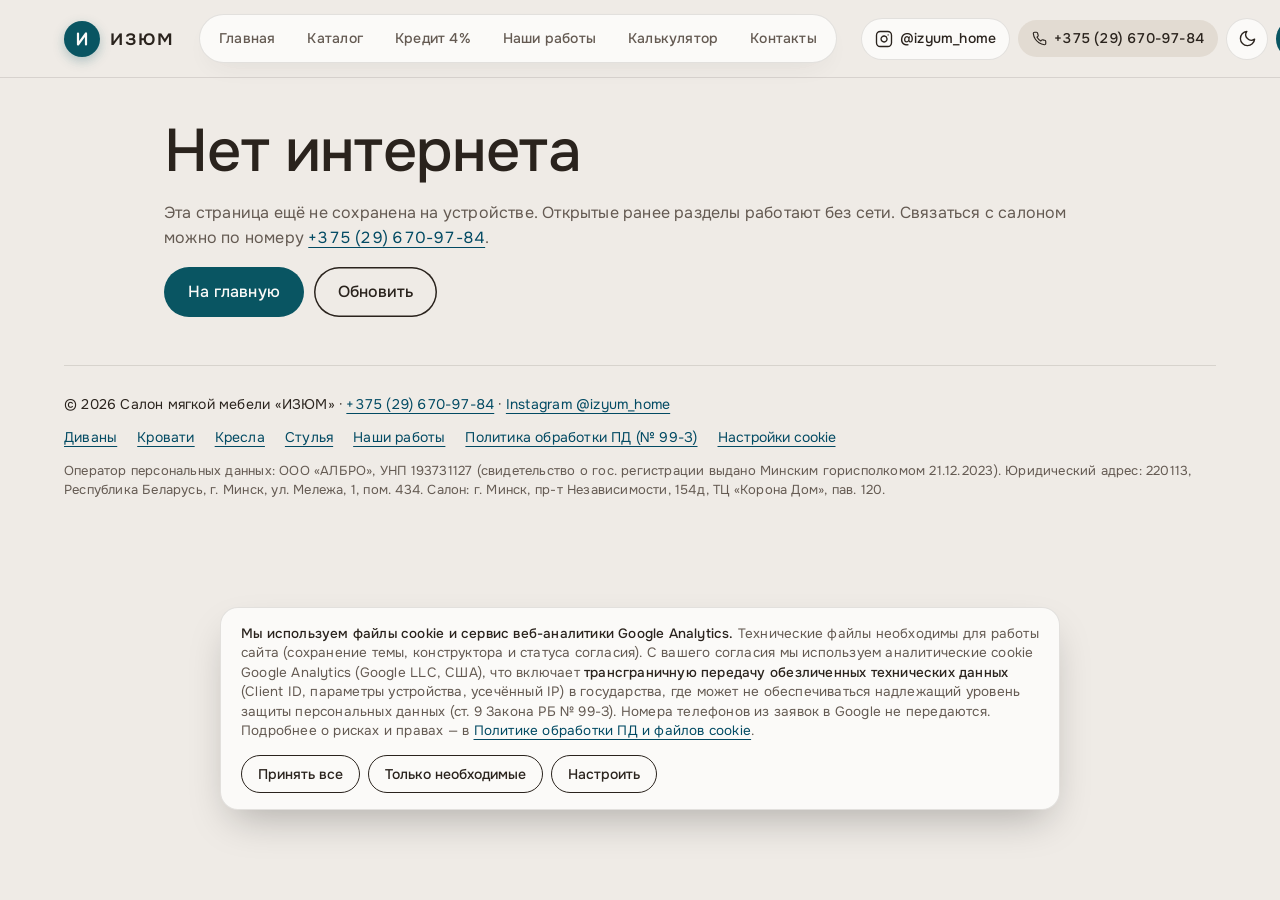
<file: offline.html>
<!doctype html>
<html lang="ru">
<head>
<meta charset="utf-8">
<meta name="viewport" content="width=device-width, initial-scale=1, viewport-fit=cover">
<title>Нет соединения — ИЗЮМ</title>
<meta name="description" content="Нет подключения к интернету.">
<meta name="robots" content="noindex, follow">
<link rel="canonical" href="https://izum-home.by/offline.html">
<meta name="theme-color" content="#095562">
<meta name="color-scheme" content="light dark">
<meta property="og:type" content="website">
<meta property="og:locale" content="ru_BY">
<meta property="og:site_name" content="ИЗЮМ">
<meta property="og:title" content="Нет соединения — ИЗЮМ">
<meta property="og:description" content="Нет подключения к интернету.">
<meta property="og:url" content="https://izum-home.by/offline.html">
<meta property="og:image" content="https://izum-home.by/assets/img/og.jpg">
<meta name="twitter:card" content="summary_large_image">
<link rel="manifest" href="manifest.webmanifest">
<link rel="icon" href="favicon.svg" type="image/svg+xml">
<link rel="icon" href="assets/icons/favicon-32.png" sizes="32x32" type="image/png">
<link rel="apple-touch-icon" href="assets/icons/apple-touch-icon.png">
<meta name="apple-mobile-web-app-capable" content="yes">
<meta name="mobile-web-app-capable" content="yes">
<meta name="apple-mobile-web-app-title" content="ИЗЮМ">
<meta name="apple-mobile-web-app-status-bar-style" content="default">
<script>
(function(){
  try {
    var t = JSON.parse(localStorage.getItem('izyum_theme'));
    if (t === 'dark' || (!t && window.matchMedia && window.matchMedia('(prefers-color-scheme: dark)').matches)) {
      document.documentElement.setAttribute('data-theme', 'dark');
    }
  } catch(e){}
})();
</script>
<link rel="preconnect" href="https://fonts.googleapis.com">
<link rel="preconnect" href="https://fonts.gstatic.com" crossorigin>
<link href="https://fonts.googleapis.com/css2?family=Manrope:wght@400;500;600;700&family=Onest:wght@300;400;500;600&display=swap" rel="stylesheet">
<style id="izyum-v20261102">
.hero-collage .collage-item:nth-child(3){grid-column:span 2}
.hero-collage .collage-item:nth-child(3) img{object-position:50% 45%}
.designer-media{display:none;position:relative;overflow:hidden}
@media(min-width:1100px){.designer-media{display:block}}
.install{display:none;align-items:center;gap:12px;justify-content:space-between}
.install .btn{flex:none;min-height:42px;padding:0 18px;font-size:14px;white-space:nowrap}
.credit-block{border-radius:var(--r-l,28px);background:var(--white,#FBFAF8);border:1.5px solid var(--line,rgba(42,35,29,.12));padding:clamp(20px,4.5vw,46px);box-shadow:var(--card-shadow);display:grid;gap:20px}
.credit-head{display:grid;gap:10px;max-width:48em}
.credit-badge{display:inline-flex;align-items:center;width:fit-content;max-width:100%;padding:6px 14px;border-radius:12px;background:var(--stone,#E2DBD2);color:var(--teal,#095562);font-size:13px;font-weight:600;line-height:1.35}
html[data-theme="dark"] .credit-badge{color:var(--mist,#B5D2D9)}
.credit-grid{display:grid;gap:12px;grid-template-columns:1fr}
@media(min-width:640px){.credit-grid{grid-template-columns:repeat(2,1fr)}}

.credit-card{padding:16px 18px;border-radius:var(--r-m,18px);background:var(--paper,#EFEBE6);border:1px solid var(--line,rgba(42,35,29,.12));display:grid;gap:6px;align-content:start}
.credit-card strong{display:block;font-size:20px;font-weight:600;color:var(--teal,#095562)}
html[data-theme="dark"] .credit-card strong{color:var(--mist,#B5D2D9)}
.credit-card span{display:block;font-size:14.5px;color:var(--ink-soft,#645A52);line-height:1.4}
.credit-examples{padding:16px 18px;border-radius:var(--r-m,18px);background:var(--stone,#E2DBD2);border:1px solid var(--line,rgba(42,35,29,.12));display:grid;gap:12px}
.credit-ex-head{display:flex;flex-wrap:wrap;justify-content:space-between;align-items:baseline;gap:6px 14px}
.credit-ex-head h3{font-size:16px;font-weight:500;margin:0}
.credit-ex-grid{display:grid;gap:10px;grid-template-columns:1fr}
@media(min-width:720px){.credit-ex-grid{grid-template-columns:repeat(3,1fr)}}
.credit-ex-item{display:flex;flex-wrap:wrap;justify-content:space-between;align-items:center;gap:6px 10px;padding:12px 14px;border-radius:var(--r-s,12px);background:var(--white,#FBFAF8);border:1px solid var(--line,rgba(42,35,29,.12));text-decoration:none;color:var(--ink,#2A231D)}
.credit-ex-item span{font-size:14px;color:var(--ink-soft,#645A52)}
.credit-ex-item b{font-size:15.5px;font-weight:600;color:var(--teal,#095562);white-space:nowrap}
html[data-theme="dark"] .credit-ex-item b{color:var(--mist,#B5D2D9)}
.cat-card-credit{display:inline-flex;align-items:center;width:fit-content;max-width:100%;padding:5px 11px;border-radius:10px;background:var(--stone,#E2DBD2);color:var(--teal,#095562);font-size:13px;font-weight:500;text-decoration:none;line-height:1.3}
html[data-theme="dark"] .cat-card-credit{color:var(--mist,#B5D2D9)}
.model-credit-line{padding:8px 12px;border-radius:var(--r-s,12px);background:var(--stone,#E2DBD2);color:var(--ink,#2A231D);width:fit-content;max-width:100%}
.offer-disclaimer{font-size:12.5px;color:var(--ink-soft,#645A52);line-height:1.45;border-top:1px solid var(--line,rgba(42,35,29,.12));padding-top:12px;margin:0}
.tabs{display:flex;flex-wrap:wrap;gap:8px;margin-bottom:24px}
.pricelist-grid{grid-template-columns:repeat(auto-fill,minmax(min(100%,300px),1fr))}
.pricelist-row .pl-sub{white-space:normal;line-height:1.35}
.pricelist-btm{align-items:center}
.pricelist-btm .btn{flex:none;white-space:nowrap}
@media(max-width:540px){
  .hero-under .btn-row,.credit-block .btn-row,.designer-block .btn-row,.model-info .btn-row{flex-direction:column;align-items:stretch}
  .hero-under .btn-row .btn,.credit-block .btn-row .btn,.designer-block .btn-row .btn,.model-info .btn-row .btn{width:100%}
}
</style>
<link rel="stylesheet" href="assets/css/style.css?v=20261102">

</head><body>
<a class="sr" href="#main">К содержимому</a>
<header class="topbar">
  <a class="logo" href="index.html" aria-label="ИЗЮМ, на главную"><span class="logo-mark" aria-hidden="true"><svg viewBox="0 0 16 16"><path d="M4 2.5v11l8-11v11"/></svg></span><span>изюм</span></a>
  <nav class="desk-nav" aria-label="Навигация для компьютера">
    <a href="index.html">Главная</a>
    <a href="catalog.html">Каталог</a>
    <a href="index.html#credit">Кредит 4%</a>
    <a href="index.html#works">Наши работы</a>
    <a href="calculator.html">Калькулятор</a>
    <a href="contacts.html">Контакты</a>
  </nav>
  <div class="top-actions">
    <a class="top-ig" href="https://www.instagram.com/izyum_home/" target="_blank" rel="noopener" aria-label="Instagram @izyum_home" title="Мы в Instagram: @izyum_home">
      <svg viewBox="0 0 24 24" aria-hidden="true"><rect x="2" y="2" width="20" height="20" rx="5" ry="5"/><path d="M16 11.37A4 4 0 1 1 12.63 8 4 4 0 0 1 16 11.37z"/><line x1="17.5" y1="6.5" x2="17.51" y2="6.5"/></svg>
      <span>@izyum_home</span>
    </a>
    <a class="top-phone num" href="tel:+375296709784" aria-label="Позвонить в салон ИЗЮМ: +375 29 670-97-84">
      <svg viewBox="0 0 24 24" aria-hidden="true"><path d="M22 16.92v3a2 2 0 0 1-2.18 2 19.79 19.79 0 0 1-8.63-3.07 19.5 19.5 0 0 1-6-6 19.79 19.79 0 0 1-3.07-8.67A2 2 0 0 1 4.11 2h3a2 2 0 0 1 2 1.72c.12.96.36 1.9.7 2.81a2 2 0 0 1-.45 2.11L8.09 9.91a16 16 0 0 0 6 6l1.27-1.27a2 2 0 0 1 2.11-.45c.91.34 1.85.58 2.81.7A2 2 0 0 1 22 16.92z"/></svg>
      <span>+375 (29) 670-97-84</span>
    </a>
    <button class="theme-btn" type="button" data-theme-toggle aria-label="Переключить тему оформления" title="Светлая / тёмная тема">
      <svg class="ic-moon" viewBox="0 0 24 24" aria-hidden="true"><path d="M21 12.79A9 9 0 1 1 11.21 3 7 7 0 0 0 21 12.79z"/></svg>
      <svg class="ic-sun" viewBox="0 0 24 24" aria-hidden="true"><circle cx="12" cy="12" r="5"/><path d="M12 1v2M12 21v2M4.22 4.22l1.42 1.42M18.36 18.36l1.42 1.42M1 12h2M21 12h2M4.22 19.78l1.42-1.42M18.36 5.64l1.42-1.42"/></svg>
    </button>
    <button class="btn sm desk-cta" type="button" data-lead>Оставить заявку →</button>
    <button class="dots" type="button" aria-expanded="false" aria-controls="menu" aria-label="Открыть меню"><span></span><span></span><span></span></button>
  </div>
</header>
<div class="menu" id="menu" aria-hidden="true">
  <nav aria-label="Меню">
    <a href="index.html">Главная</a>
    <a href="catalog.html">Каталог</a>
    <a href="index.html#works">Наши работы</a>
    <a href="calculator.html">Калькулятор</a>
    <a href="contacts.html">Контакты</a>
    <a href="privacy.html" style="font-size:clamp(20px,4vw,30px);margin-top:8px;opacity:.85">Политика (Закон № 99-З)</a>
  </nav>
  <div class="menu-foot">
    <span>ТЦ «Корона Дом», павильон 120 · Минск, пр-т Независимости, 154д</span>
    <a class="num" href="tel:+375296709784">+375 (29) 670-97-84</a>
    <a href="mailto:info@izum-home.by">info@izum-home.by</a>
    <a href="https://www.instagram.com/izyum_home/" rel="noopener" target="_blank">Instagram @izyum_home</a>
    <span style="font-size:13px;opacity:.75">ООО «АЛБРО», УНП 193731127</span>
    <button class="btn light" type="button" data-lead style="margin-top:12px;width:fit-content">Оставить заявку</button>
  </div>
</div>
<main id="main">
<div class="wrap prose" style="padding-top:40px">
  <h1>Нет интернета</h1>
  <p>Эта страница ещё не сохранена на устройстве. Открытые ранее разделы работают без сети. Связаться с салоном можно по номеру <a class="link num" href="tel:+375296709784">+375 (29) 670-97-84</a>.</p>
  <div class="btn-row"><a class="btn" href="index.html">На главную</a><button class="btn ghost" type="button" onclick="location.reload()">Обновить</button></div>
</div>
</main>
<footer class="wrap site-footer small">
  <div class="footer-row">
    <span>© 2026 Салон мягкой мебели «ИЗЮМ» · <a class="link num" href="tel:+375296709784">+375 (29) 670-97-84</a> · <a class="link" href="https://www.instagram.com/izyum_home/" target="_blank" rel="noopener">Instagram @izyum_home</a></span>
    <div class="footer-links">
      <a class="link" href="catalog.html?cat=sofas">Диваны</a>
      <a class="link" href="catalog.html?cat=beds">Кровати</a>
      <a class="link" href="catalog.html?cat=armchairs">Кресла</a>
      <a class="link" href="catalog.html?cat=chairs">Стулья</a>
      <a class="link" href="index.html#works">Наши работы</a>
      <a class="link" href="privacy.html">Политика обработки ПД (№ 99-З)</a>
      <button type="button" class="btn-link" data-cookie-open>Настройки cookie</button>
    </div>
  </div>
  <div class="footer-legal">
    Оператор персональных данных: ООО «АЛБРО», УНП 193731127 (свидетельство о гос. регистрации выдано Минским горисполкомом 21.12.2023). Юридический адрес: 220113, Республика Беларусь, г. Минск, ул. Мележа, 1, пом. 434. Салон: г. Минск, пр-т Независимости, 154д, ТЦ «Корона Дом», пав. 120.
  </div>
</footer>
<nav class="tabbar" aria-label="Разделы">
  <a href="index.html"><svg viewBox="0 0 24 24" aria-hidden="true"><path d="M3 11l9-7 9 7v8.5a1.5 1.5 0 0 1-1.5 1.5H15v-6H9v6H4.5A1.5 1.5 0 0 1 3 19.5z"/></svg><span>Главная</span></a>
  <a href="catalog.html"><svg viewBox="0 0 24 24" aria-hidden="true"><path d="M5 11V8.5A2.5 2.5 0 0 1 7.5 6h9A2.5 2.5 0 0 1 19 8.5V11"/><path d="M3 12.5a1.5 1.5 0 0 1 3 0V15h12v-2.5a1.5 1.5 0 0 1 3 0V18H3z"/><path d="M5 18v2M19 18v2"/></svg><span>Каталог</span></a>
  <a href="index.html#works"><svg viewBox="0 0 24 24" aria-hidden="true"><rect x="3" y="4" width="18" height="16" rx="2.5"/><circle cx="8.5" cy="9.5" r="1.5"/><path d="M21 15l-5-5L5 20"/></svg><span>Проекты</span></a>
  <a href="calculator.html"><svg viewBox="0 0 24 24" aria-hidden="true"><rect x="5" y="3" width="14" height="18" rx="2.5"/><path d="M8.5 7.5h7M9 12h.01M12 12h.01M15 12h.01M9 16h.01M12 16h.01M15 15v2"/></svg><span>Расчёт</span></a>
  <a href="contacts.html"><svg viewBox="0 0 24 24" aria-hidden="true"><path d="M12 21s-7-6.2-7-11.5a7 7 0 0 1 14 0C19 14.8 12 21 12 21z"/><circle cx="12" cy="9.5" r="2.5"/></svg><span>Контакты</span></a>
</nav>
<script src="assets/js/data.js?v=20261102" defer></script>
<script src="assets/js/app.js?v=20261102" defer></script>
</body>
</html>
</file>
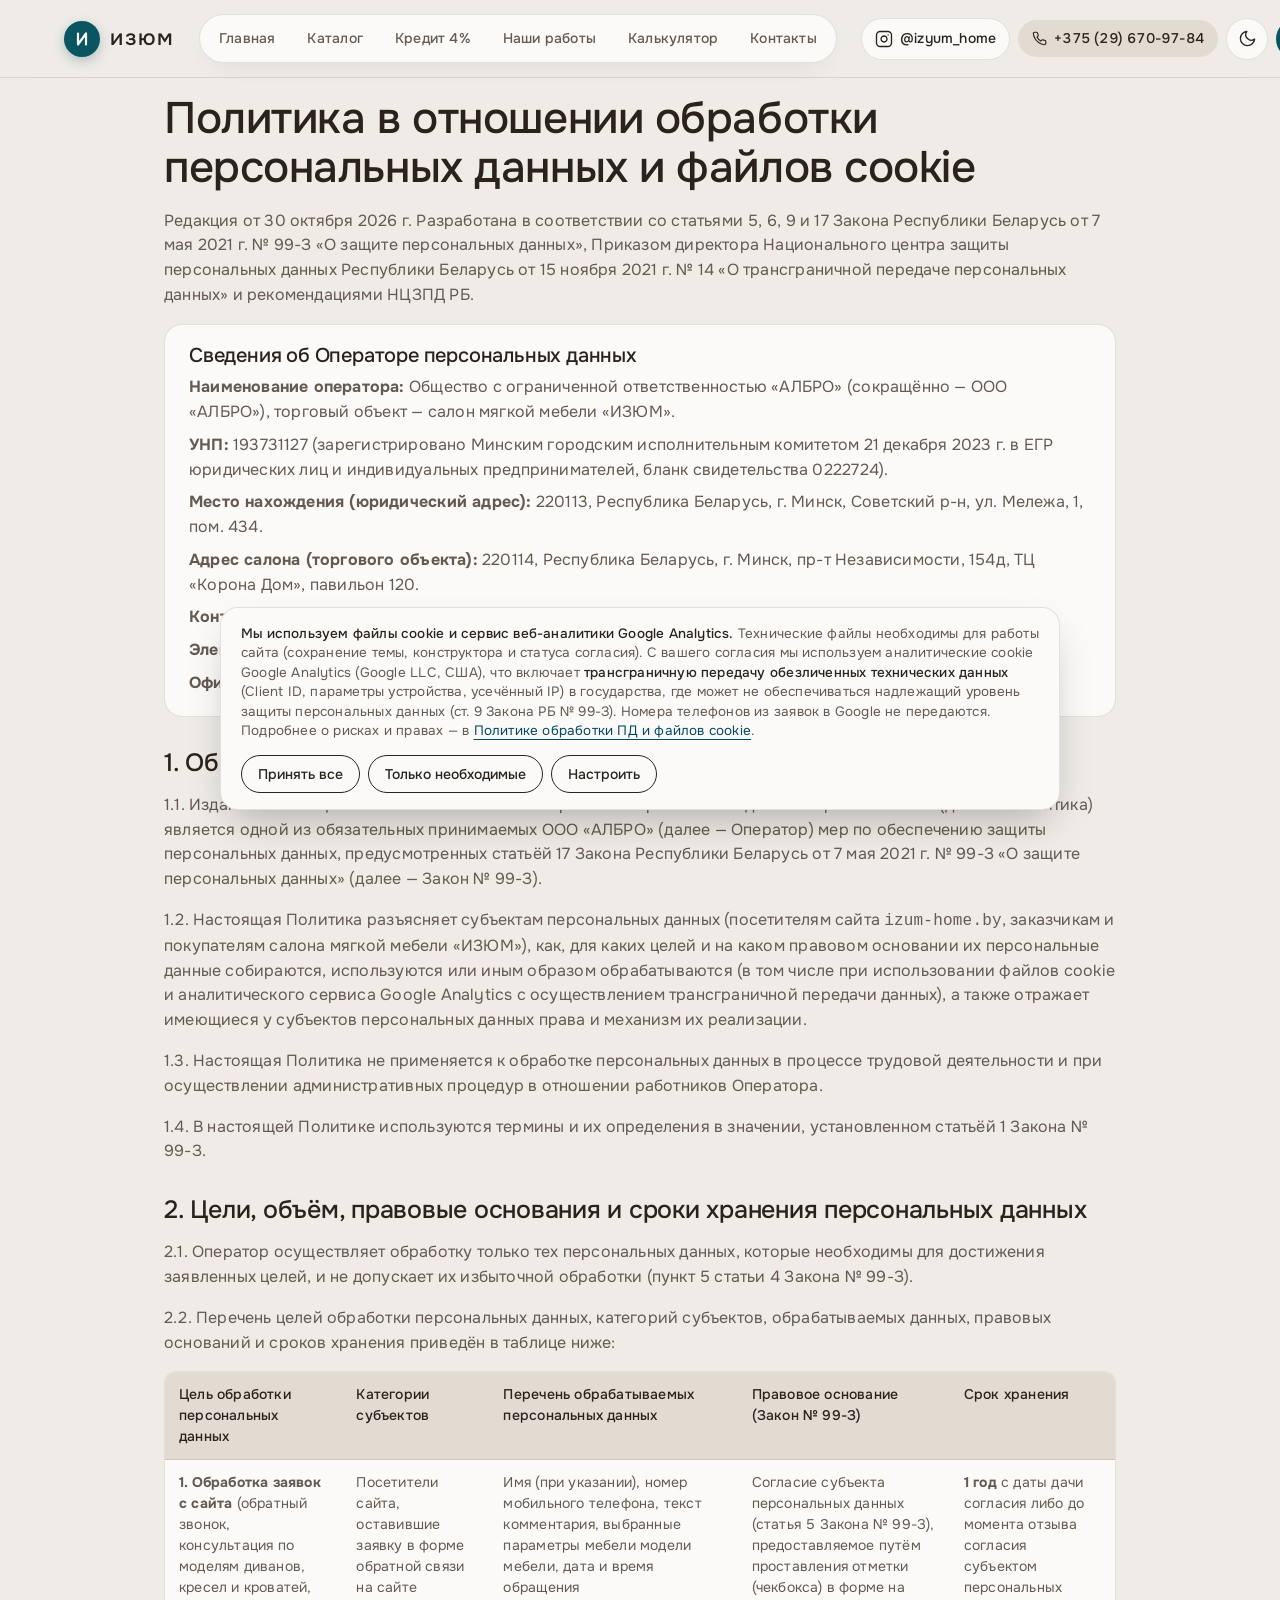
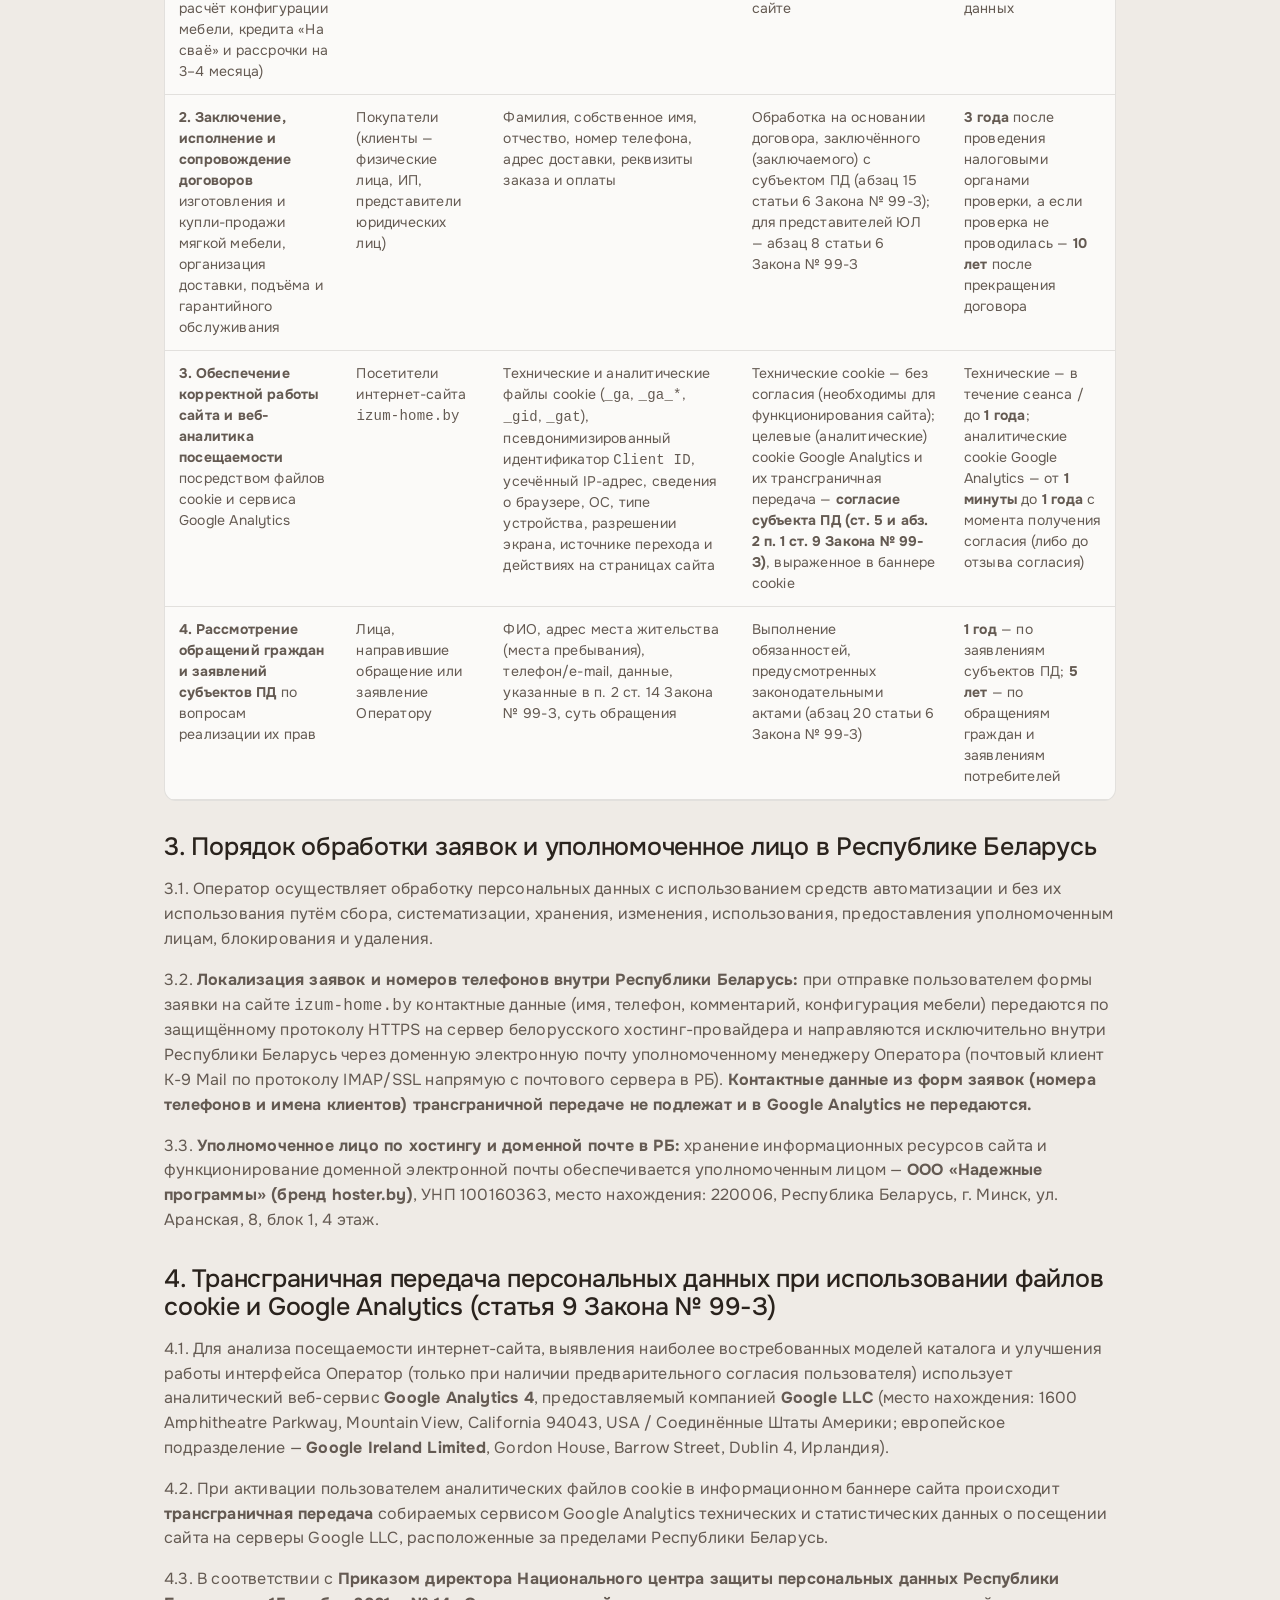
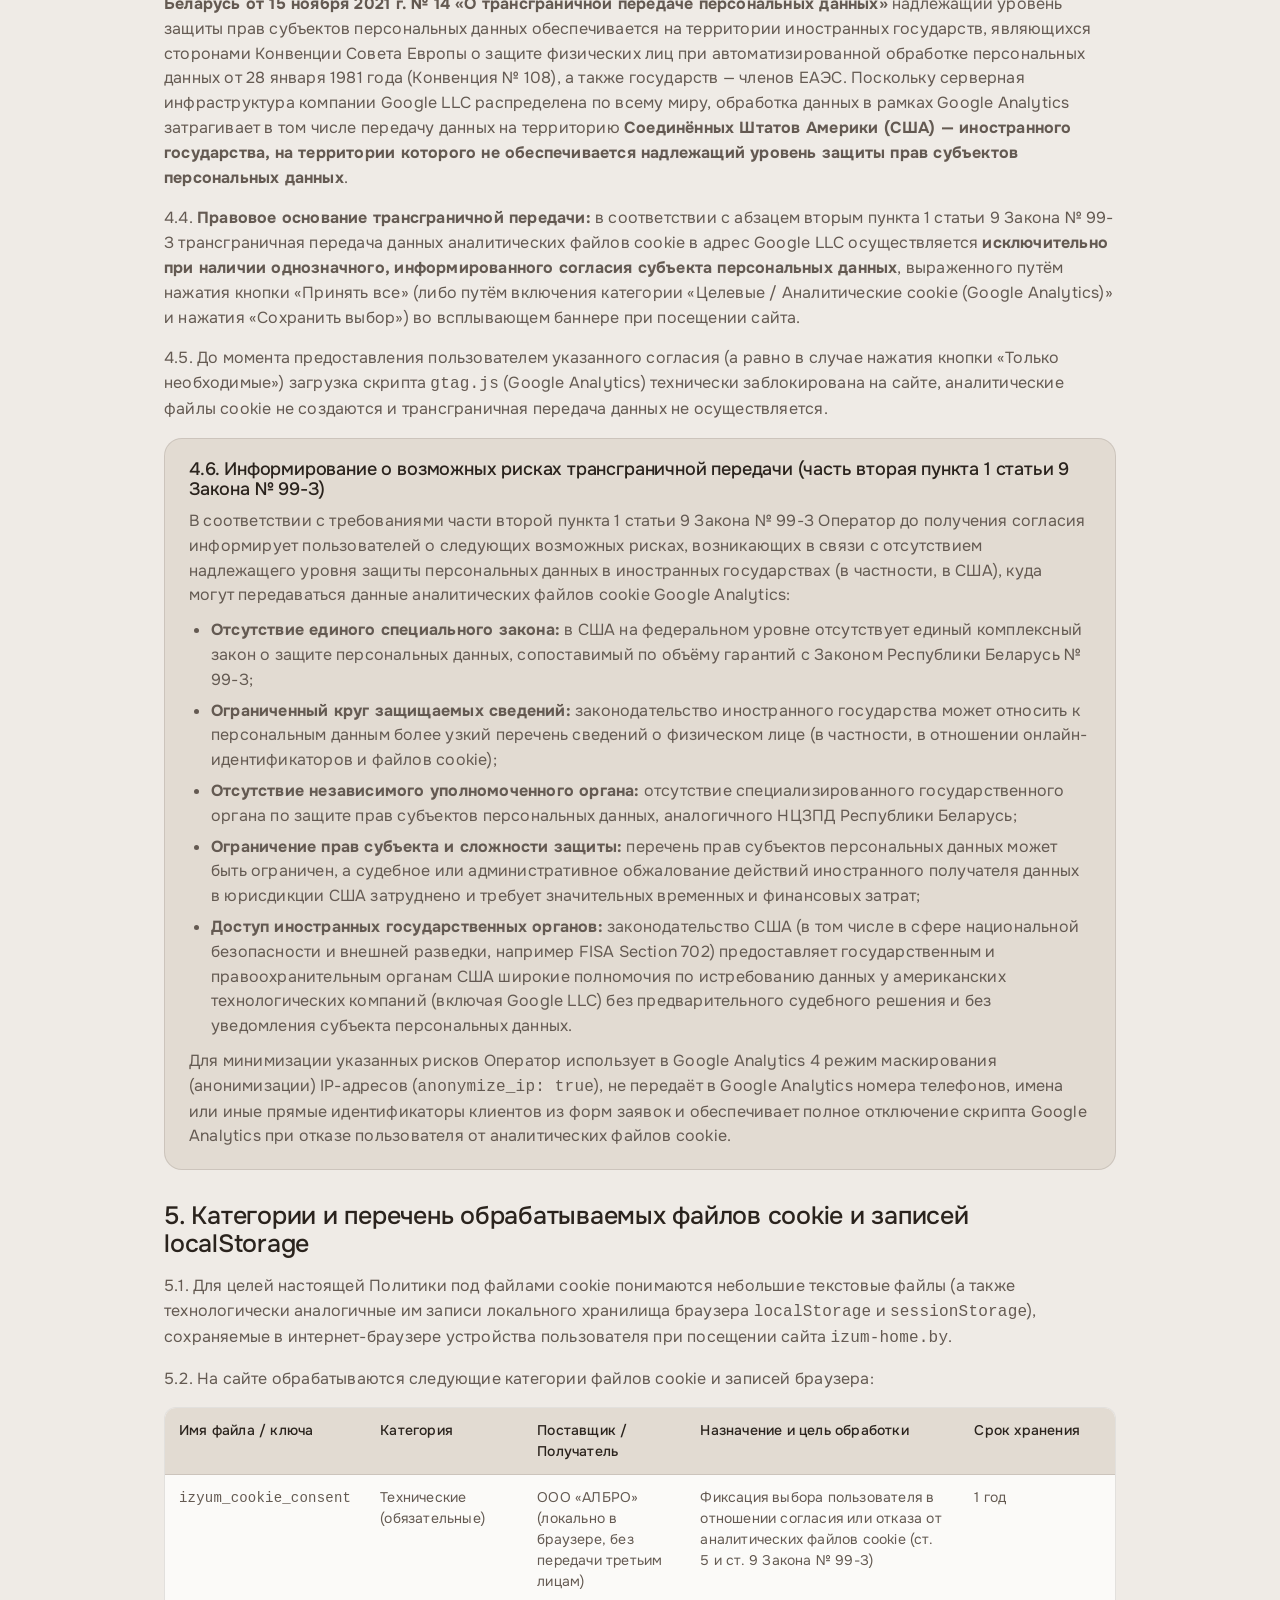
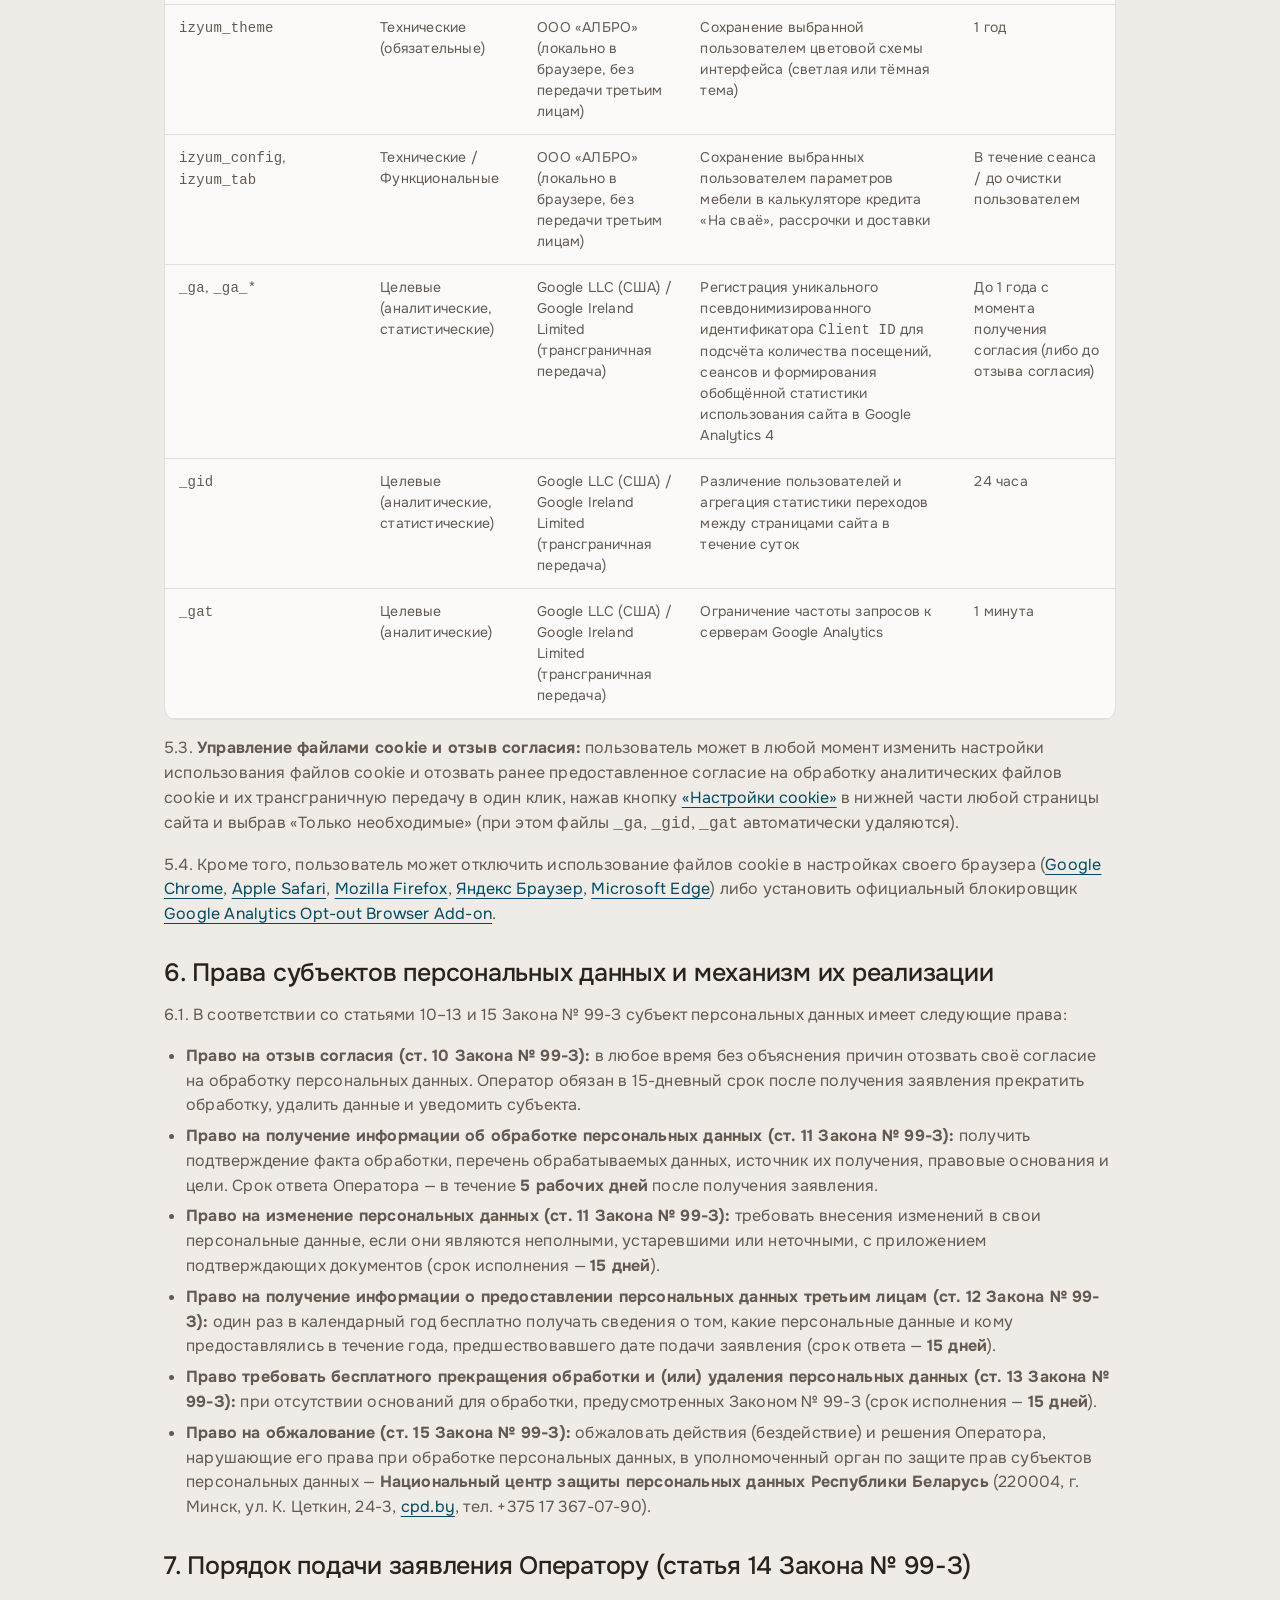
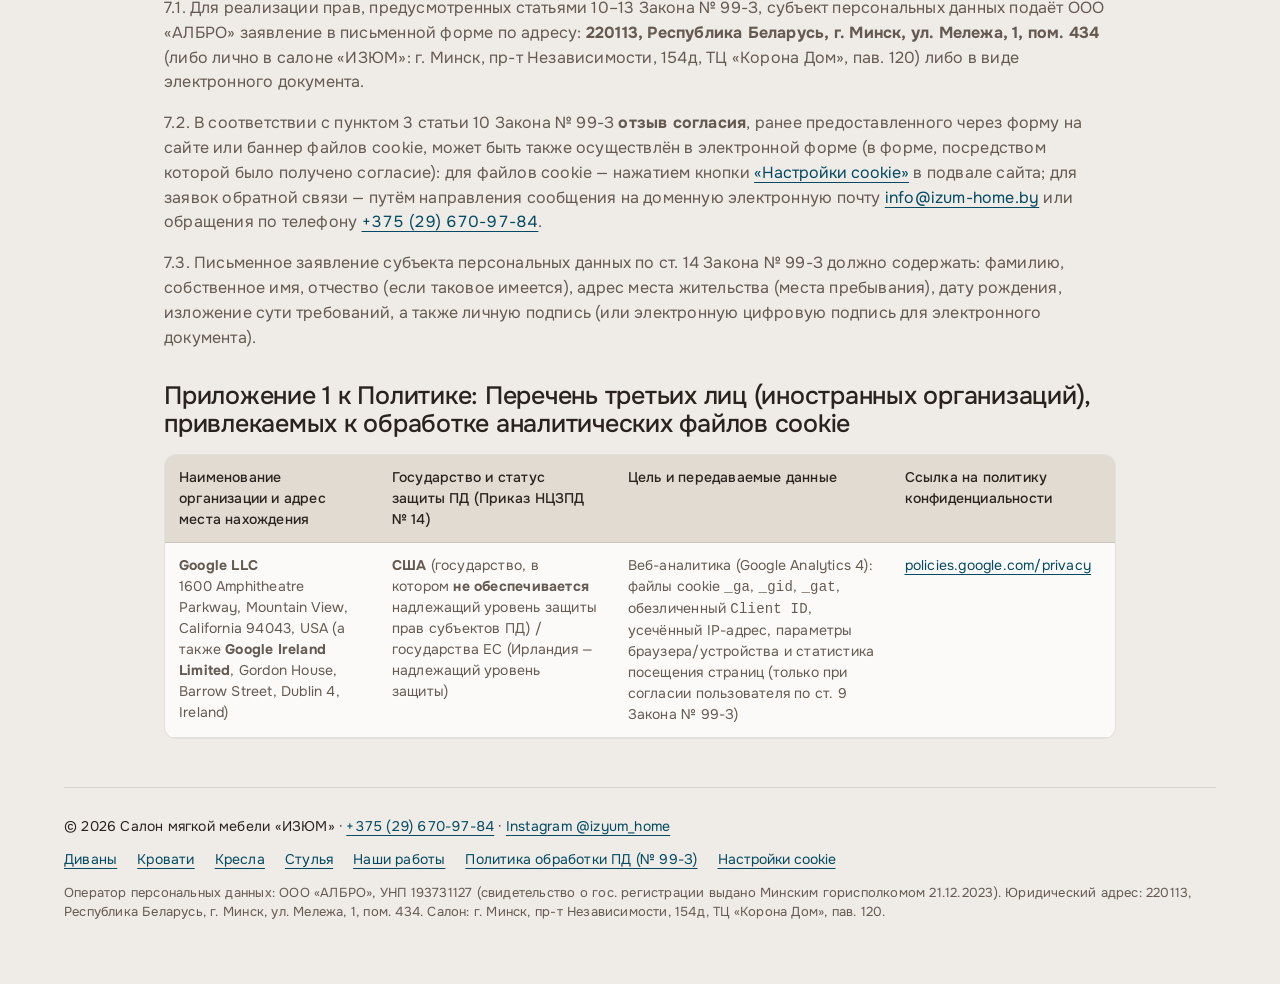
<file: privacy.html>
<!doctype html>
<html lang="ru">
<head>
<meta charset="utf-8">
<meta name="viewport" content="width=device-width, initial-scale=1, viewport-fit=cover">
<title>Политика обработки персональных данных и файлов cookie (Закон РБ № 99-З) — ИЗЮМ (ООО «АЛБРО»)</title>
<meta name="description" content="Официальная Политика ООО «АЛБРО» (УНП 193731127, салон мягкой мебели ИЗЮМ) в отношении обработки персональных данных и файлов cookie (включая трансграничную передачу Google Analytics) в соответствии с Законом РБ № 99-З.">
<meta name="robots" content="index, follow">
<link rel="canonical" href="https://izum-home.by/privacy.html">
<meta name="theme-color" content="#095562">
<meta name="color-scheme" content="light dark">
<meta property="og:type" content="website">
<meta property="og:locale" content="ru_BY">
<meta property="og:site_name" content="ИЗЮМ">
<meta property="og:title" content="Политика обработки персональных данных и файлов cookie (Закон РБ № 99-З) — ИЗЮМ (ООО «АЛБРО»)">
<meta property="og:description" content="Официальная Политика ООО «АЛБРО» (УНП 193731127, салон мягкой мебели ИЗЮМ) в отношении обработки персональных данных и файлов cookie (включая трансграничную передачу Google Analytics) в соответствии с Законом РБ № 99-З.">
<meta property="og:url" content="https://izum-home.by/privacy.html">
<meta property="og:image" content="https://izum-home.by/assets/img/og.jpg">
<meta name="twitter:card" content="summary_large_image">
<link rel="manifest" href="manifest.webmanifest">
<link rel="icon" href="favicon.svg" type="image/svg+xml">
<link rel="icon" href="assets/icons/favicon-32.png" sizes="32x32" type="image/png">
<link rel="apple-touch-icon" href="assets/icons/apple-touch-icon.png">
<meta name="apple-mobile-web-app-capable" content="yes">
<meta name="mobile-web-app-capable" content="yes">
<meta name="apple-mobile-web-app-title" content="ИЗЮМ">
<meta name="apple-mobile-web-app-status-bar-style" content="default">
<script>
(function(){
  try {
    var t = JSON.parse(localStorage.getItem('izyum_theme'));
    if (t === 'dark' || (!t && window.matchMedia && window.matchMedia('(prefers-color-scheme: dark)').matches)) {
      document.documentElement.setAttribute('data-theme', 'dark');
    }
  } catch(e){}
})();
</script>
<link rel="preconnect" href="https://fonts.googleapis.com">
<link rel="preconnect" href="https://fonts.gstatic.com" crossorigin>
<link href="https://fonts.googleapis.com/css2?family=Manrope:wght@400;500;600;700&family=Onest:wght@300;400;500;600&display=swap" rel="stylesheet">
<style id="izyum-v20261102">
.hero-collage .collage-item:nth-child(3){grid-column:span 2}
.hero-collage .collage-item:nth-child(3) img{object-position:50% 45%}
.designer-media{display:none;position:relative;overflow:hidden}
@media(min-width:1100px){.designer-media{display:block}}
.install{display:none;align-items:center;gap:12px;justify-content:space-between}
.install .btn{flex:none;min-height:42px;padding:0 18px;font-size:14px;white-space:nowrap}
.credit-block{border-radius:var(--r-l,28px);background:var(--white,#FBFAF8);border:1.5px solid var(--line,rgba(42,35,29,.12));padding:clamp(20px,4.5vw,46px);box-shadow:var(--card-shadow);display:grid;gap:20px}
.credit-head{display:grid;gap:10px;max-width:48em}
.credit-badge{display:inline-flex;align-items:center;width:fit-content;max-width:100%;padding:6px 14px;border-radius:12px;background:var(--stone,#E2DBD2);color:var(--teal,#095562);font-size:13px;font-weight:600;line-height:1.35}
html[data-theme="dark"] .credit-badge{color:var(--mist,#B5D2D9)}
.credit-grid{display:grid;gap:12px;grid-template-columns:1fr}
@media(min-width:640px){.credit-grid{grid-template-columns:repeat(2,1fr)}}

.credit-card{padding:16px 18px;border-radius:var(--r-m,18px);background:var(--paper,#EFEBE6);border:1px solid var(--line,rgba(42,35,29,.12));display:grid;gap:6px;align-content:start}
.credit-card strong{display:block;font-size:20px;font-weight:600;color:var(--teal,#095562)}
html[data-theme="dark"] .credit-card strong{color:var(--mist,#B5D2D9)}
.credit-card span{display:block;font-size:14.5px;color:var(--ink-soft,#645A52);line-height:1.4}
.credit-examples{padding:16px 18px;border-radius:var(--r-m,18px);background:var(--stone,#E2DBD2);border:1px solid var(--line,rgba(42,35,29,.12));display:grid;gap:12px}
.credit-ex-head{display:flex;flex-wrap:wrap;justify-content:space-between;align-items:baseline;gap:6px 14px}
.credit-ex-head h3{font-size:16px;font-weight:500;margin:0}
.credit-ex-grid{display:grid;gap:10px;grid-template-columns:1fr}
@media(min-width:720px){.credit-ex-grid{grid-template-columns:repeat(3,1fr)}}
.credit-ex-item{display:flex;flex-wrap:wrap;justify-content:space-between;align-items:center;gap:6px 10px;padding:12px 14px;border-radius:var(--r-s,12px);background:var(--white,#FBFAF8);border:1px solid var(--line,rgba(42,35,29,.12));text-decoration:none;color:var(--ink,#2A231D)}
.credit-ex-item span{font-size:14px;color:var(--ink-soft,#645A52)}
.credit-ex-item b{font-size:15.5px;font-weight:600;color:var(--teal,#095562);white-space:nowrap}
html[data-theme="dark"] .credit-ex-item b{color:var(--mist,#B5D2D9)}
.cat-card-credit{display:inline-flex;align-items:center;width:fit-content;max-width:100%;padding:5px 11px;border-radius:10px;background:var(--stone,#E2DBD2);color:var(--teal,#095562);font-size:13px;font-weight:500;text-decoration:none;line-height:1.3}
html[data-theme="dark"] .cat-card-credit{color:var(--mist,#B5D2D9)}
.model-credit-line{padding:8px 12px;border-radius:var(--r-s,12px);background:var(--stone,#E2DBD2);color:var(--ink,#2A231D);width:fit-content;max-width:100%}
.offer-disclaimer{font-size:12.5px;color:var(--ink-soft,#645A52);line-height:1.45;border-top:1px solid var(--line,rgba(42,35,29,.12));padding-top:12px;margin:0}
.tabs{display:flex;flex-wrap:wrap;gap:8px;margin-bottom:24px}
.pricelist-grid{grid-template-columns:repeat(auto-fill,minmax(min(100%,300px),1fr))}
.pricelist-row .pl-sub{white-space:normal;line-height:1.35}
.pricelist-btm{align-items:center}
.pricelist-btm .btn{flex:none;white-space:nowrap}
@media(max-width:540px){
  .hero-under .btn-row,.credit-block .btn-row,.designer-block .btn-row,.model-info .btn-row{flex-direction:column;align-items:stretch}
  .hero-under .btn-row .btn,.credit-block .btn-row .btn,.designer-block .btn-row .btn,.model-info .btn-row .btn{width:100%}
}
</style>
<link rel="stylesheet" href="assets/css/style.css?v=20261102">

</head><body>
<a class="sr" href="#main">К содержимому</a>
<header class="topbar">
  <a class="logo" href="index.html" aria-label="ИЗЮМ, на главную"><span class="logo-mark" aria-hidden="true"><svg viewBox="0 0 16 16"><path d="M4 2.5v11l8-11v11"/></svg></span><span>изюм</span></a>
  <nav class="desk-nav" aria-label="Навигация для компьютера">
    <a href="index.html">Главная</a>
    <a href="catalog.html">Каталог</a>
    <a href="index.html#credit">Кредит 4%</a>
    <a href="index.html#works">Наши работы</a>
    <a href="calculator.html">Калькулятор</a>
    <a href="contacts.html">Контакты</a>
  </nav>
  <div class="top-actions">
    <a class="top-ig" href="https://www.instagram.com/izyum_home/" target="_blank" rel="noopener" aria-label="Instagram @izyum_home" title="Мы в Instagram: @izyum_home">
      <svg viewBox="0 0 24 24" aria-hidden="true"><rect x="2" y="2" width="20" height="20" rx="5" ry="5"/><path d="M16 11.37A4 4 0 1 1 12.63 8 4 4 0 0 1 16 11.37z"/><line x1="17.5" y1="6.5" x2="17.51" y2="6.5"/></svg>
      <span>@izyum_home</span>
    </a>
    <a class="top-phone num" href="tel:+375296709784" aria-label="Позвонить в салон ИЗЮМ: +375 29 670-97-84">
      <svg viewBox="0 0 24 24" aria-hidden="true"><path d="M22 16.92v3a2 2 0 0 1-2.18 2 19.79 19.79 0 0 1-8.63-3.07 19.5 19.5 0 0 1-6-6 19.79 19.79 0 0 1-3.07-8.67A2 2 0 0 1 4.11 2h3a2 2 0 0 1 2 1.72c.12.96.36 1.9.7 2.81a2 2 0 0 1-.45 2.11L8.09 9.91a16 16 0 0 0 6 6l1.27-1.27a2 2 0 0 1 2.11-.45c.91.34 1.85.58 2.81.7A2 2 0 0 1 22 16.92z"/></svg>
      <span>+375 (29) 670-97-84</span>
    </a>
    <button class="theme-btn" type="button" data-theme-toggle aria-label="Переключить тему оформления" title="Светлая / тёмная тема">
      <svg class="ic-moon" viewBox="0 0 24 24" aria-hidden="true"><path d="M21 12.79A9 9 0 1 1 11.21 3 7 7 0 0 0 21 12.79z"/></svg>
      <svg class="ic-sun" viewBox="0 0 24 24" aria-hidden="true"><circle cx="12" cy="12" r="5"/><path d="M12 1v2M12 21v2M4.22 4.22l1.42 1.42M18.36 18.36l1.42 1.42M1 12h2M21 12h2M4.22 19.78l1.42-1.42M18.36 5.64l1.42-1.42"/></svg>
    </button>
    <button class="btn sm desk-cta" type="button" data-lead>Оставить заявку →</button>
    <button class="dots" type="button" aria-expanded="false" aria-controls="menu" aria-label="Открыть меню"><span></span><span></span><span></span></button>
  </div>
</header>
<div class="menu" id="menu" aria-hidden="true">
  <nav aria-label="Меню">
    <a href="index.html">Главная</a>
    <a href="catalog.html">Каталог</a>
    <a href="index.html#works">Наши работы</a>
    <a href="calculator.html">Калькулятор</a>
    <a href="contacts.html">Контакты</a>
    <a href="privacy.html" aria-current="page" style="font-size:clamp(20px,4vw,30px);margin-top:8px;opacity:.85">Политика (Закон № 99-З)</a>
  </nav>
  <div class="menu-foot">
    <span>ТЦ «Корона Дом», павильон 120 · Минск, пр-т Независимости, 154д</span>
    <a class="num" href="tel:+375296709784">+375 (29) 670-97-84</a>
    <a href="mailto:info@izum-home.by">info@izum-home.by</a>
    <a href="https://www.instagram.com/izyum_home/" rel="noopener" target="_blank">Instagram @izyum_home</a>
    <span style="font-size:13px;opacity:.75">ООО «АЛБРО», УНП 193731127</span>
    <button class="btn light" type="button" data-lead style="margin-top:12px;width:fit-content">Оставить заявку</button>
  </div>
</div>
<main id="main">
<div class="wrap prose" style="padding-top:16px">
  <h1 style="font-size:clamp(28px,4.5vw,44px)">Политика в отношении обработки персональных данных и файлов cookie</h1>
  <p class="muted small">Редакция от 30 октября 2026 г. Разработана в соответствии со статьями 5, 6, 9 и 17 Закона Республики Беларусь от 7 мая 2021 г. № 99-З «О защите персональных данных», Приказом директора Национального центра защиты персональных данных Республики Беларусь от 15 ноября 2021 г. № 14 «О трансграничной передаче персональных данных» и рекомендациями НЦЗПД РБ.</p>

  <div class="legal-card">
    <h2 style="margin-top:0;font-size:20px">Сведения об Операторе персональных данных</h2>
    <p><strong>Наименование оператора:</strong> Общество с ограниченной ответственностью «АЛБРО» (сокращённо — ООО «АЛБРО»), торговый объект — салон мягкой мебели «ИЗЮМ».</p>
    <p><strong>УНП:</strong> 193731127 (зарегистрировано Минским городским исполнительным комитетом 21 декабря 2023 г. в ЕГР юридических лиц и индивидуальных предпринимателей, бланк свидетельства 0222724).</p>
    <p><strong>Место нахождения (юридический адрес):</strong> 220113, Республика Беларусь, г. Минск, Советский р-н, ул. Мележа, 1, пом. 434.</p>
    <p><strong>Адрес салона (торгового объекта):</strong> 220114, Республика Беларусь, г. Минск, пр-т Независимости, 154д, ТЦ «Корона Дом», павильон 120.</p>
    <p><strong>Контактный телефон по вопросам обработки персональных данных:</strong> <a class="link num" href="tel:+375296709784">+375 (29) 670-97-84</a></p>
    <p><strong>Электронная почта (доменная почта в РБ):</strong> <a class="link" href="mailto:info@izum-home.by">info@izum-home.by</a></p>
    <p><strong>Официальный интернет-сайт:</strong> <a class="link" href="https://izum-home.by">https://izum-home.by</a></p>
  </div>

  <h2>1. Общие положения</h2>
  <p>1.1. Издание настоящей Политики в отношении обработки персональных данных и файлов cookie (далее — Политика) является одной из обязательных принимаемых ООО «АЛБРО» (далее — Оператор) мер по обеспечению защиты персональных данных, предусмотренных статьёй 17 Закона Республики Беларусь от 7 мая 2021 г. № 99-З «О защите персональных данных» (далее — Закон № 99-З).</p>
  <p>1.2. Настоящая Политика разъясняет субъектам персональных данных (посетителям сайта <code>izum-home.by</code>, заказчикам и покупателям салона мягкой мебели «ИЗЮМ»), как, для каких целей и на каком правовом основании их персональные данные собираются, используются или иным образом обрабатываются (в том числе при использовании файлов cookie и аналитического сервиса Google Analytics с осуществлением трансграничной передачи данных), а также отражает имеющиеся у субъектов персональных данных права и механизм их реализации.</p>
  <p>1.3. Настоящая Политика не применяется к обработке персональных данных в процессе трудовой деятельности и при осуществлении административных процедур в отношении работников Оператора.</p>
  <p>1.4. В настоящей Политике используются термины и их определения в значении, установленном статьёй 1 Закона № 99-З.</p>

  <h2>2. Цели, объём, правовые основания и сроки хранения персональных данных</h2>
  <p>2.1. Оператор осуществляет обработку только тех персональных данных, которые необходимы для достижения заявленных целей, и не допускает их избыточной обработки (пункт 5 статьи 4 Закона № 99-З).</p>
  <p>2.2. Перечень целей обработки персональных данных, категорий субъектов, обрабатываемых данных, правовых оснований и сроков хранения приведён в таблице ниже:</p>

  <div class="legal-table-wrap">
    <table class="legal-table">
      <thead>
        <tr>
          <th>Цель обработки персональных данных</th>
          <th>Категории субъектов</th>
          <th>Перечень обрабатываемых персональных данных</th>
          <th>Правовое основание (Закон № 99-З)</th>
          <th>Срок хранения</th>
        </tr>
      </thead>
      <tbody>
        <tr>
          <td><strong>1. Обработка заявок с сайта</strong> (обратный звонок, консультация по моделям диванов, кресел и кроватей, расчёт конфигурации мебели, кредита «На сваё» и рассрочки на 3–4 месяца)</td>
          <td>Посетители сайта, оставившие заявку в форме обратной связи на сайте</td>
          <td>Имя (при указании), номер мобильного телефона, текст комментария, выбранные параметры мебели модели мебели, дата и время обращения</td>
          <td>Согласие субъекта персональных данных (статья 5 Закона № 99-З), предоставляемое путём проставления отметки (чекбокса) в форме на сайте</td>
          <td><strong>1 год</strong> с даты дачи согласия либо до момента отзыва согласия субъектом персональных данных</td>
        </tr>
        <tr>
          <td><strong>2. Заключение, исполнение и сопровождение договоров</strong> изготовления и купли-продажи мягкой мебели, организация доставки, подъёма и гарантийного обслуживания</td>
          <td>Покупатели (клиенты — физические лица, ИП, представители юридических лиц)</td>
          <td>Фамилия, собственное имя, отчество, номер телефона, адрес доставки, реквизиты заказа и оплаты</td>
          <td>Обработка на основании договора, заключённого (заключаемого) с субъектом ПД (абзац 15 статьи 6 Закона № 99-З); для представителей ЮЛ — абзац 8 статьи 6 Закона № 99-З</td>
          <td><strong>3 года</strong> после проведения налоговыми органами проверки, а если проверка не проводилась — <strong>10 лет</strong> после прекращения договора</td>
        </tr>
        <tr>
          <td><strong>3. Обеспечение корректной работы сайта и веб-аналитика посещаемости</strong> посредством файлов cookie и сервиса Google Analytics</td>
          <td>Посетители интернет-сайта <code>izum-home.by</code></td>
          <td>Технические и аналитические файлы cookie (<code>_ga</code>, <code>_ga_*</code>, <code>_gid</code>, <code>_gat</code>), псевдонимизированный идентификатор <code>Client ID</code>, усечённый IP-адрес, сведения о браузере, ОС, типе устройства, разрешении экрана, источнике перехода и действиях на страницах сайта</td>
          <td>Технические cookie — без согласия (необходимы для функционирования сайта); целевые (аналитические) cookie Google Analytics и их трансграничная передача — <strong>согласие субъекта ПД (ст. 5 и абз. 2 п. 1 ст. 9 Закона № 99-З)</strong>, выраженное в баннере cookie</td>
          <td>Технические — в течение сеанса / до <strong>1 года</strong>; аналитические cookie Google Analytics — от <strong>1 минуты</strong> до <strong>1 года</strong> с момента получения согласия (либо до отзыва согласия)</td>
        </tr>
        <tr>
          <td><strong>4. Рассмотрение обращений граждан и заявлений субъектов ПД</strong> по вопросам реализации их прав</td>
          <td>Лица, направившие обращение или заявление Оператору</td>
          <td>ФИО, адрес места жительства (места пребывания), телефон/e-mail, данные, указанные в п. 2 ст. 14 Закона № 99-З, суть обращения</td>
          <td>Выполнение обязанностей, предусмотренных законодательными актами (абзац 20 статьи 6 Закона № 99-З)</td>
          <td><strong>1 год</strong> — по заявлениям субъектов ПД; <strong>5 лет</strong> — по обращениям граждан и заявлениям потребителей</td>
        </tr>
      </tbody>
    </table>
  </div>

  <h2>3. Порядок обработки заявок и уполномоченное лицо в Республике Беларусь</h2>
  <p>3.1. Оператор осуществляет обработку персональных данных с использованием средств автоматизации и без их использования путём сбора, систематизации, хранения, изменения, использования, предоставления уполномоченным лицам, блокирования и удаления.</p>
  <p>3.2. <strong>Локализация заявок и номеров телефонов внутри Республики Беларусь:</strong> при отправке пользователем формы заявки на сайте <code>izum-home.by</code> контактные данные (имя, телефон, комментарий, конфигурация мебели) передаются по защищённому протоколу HTTPS на сервер белорусского хостинг-провайдера и направляются исключительно внутри Республики Беларусь через доменную электронную почту уполномоченному менеджеру Оператора (почтовый клиент K-9 Mail по протоколу IMAP/SSL напрямую с почтового сервера в РБ). <strong>Контактные данные из форм заявок (номера телефонов и имена клиентов) трансграничной передаче не подлежат и в Google Analytics не передаются.</strong></p>
  <p>3.3. <strong>Уполномоченное лицо по хостингу и доменной почте в РБ:</strong> хранение информационных ресурсов сайта и функционирование доменной электронной почты обеспечивается уполномоченным лицом — <strong>ООО «Надежные программы» (бренд hoster.by)</strong>, УНП 100160363, место нахождения: 220006, Республика Беларусь, г. Минск, ул. Аранская, 8, блок 1, 4 этаж.</p>

  <h2 id="cross-border">4. Трансграничная передача персональных данных при использовании файлов cookie и Google Analytics (статья 9 Закона № 99-З)</h2>
  <p>4.1. Для анализа посещаемости интернет-сайта, выявления наиболее востребованных моделей каталога и улучшения работы интерфейса Оператор (только при наличии предварительного согласия пользователя) использует аналитический веб-сервис <strong>Google Analytics 4</strong>, предоставляемый компанией <strong>Google LLC</strong> (место нахождения: 1600 Amphitheatre Parkway, Mountain View, California 94043, USA / Соединённые Штаты Америки; европейское подразделение — <strong>Google Ireland Limited</strong>, Gordon House, Barrow Street, Dublin 4, Ирландия).</p>
  <p>4.2. При активации пользователем аналитических файлов cookie в информационном баннере сайта происходит <strong>трансграничная передача</strong> собираемых сервисом Google Analytics технических и статистических данных о посещении сайта на серверы Google LLC, расположенные за пределами Республики Беларусь.</p>
  <p>4.3. В соответствии с <strong>Приказом директора Национального центра защиты персональных данных Республики Беларусь от 15 ноября 2021 г. № 14 «О трансграничной передаче персональных данных»</strong> надлежащий уровень защиты прав субъектов персональных данных обеспечивается на территории иностранных государств, являющихся сторонами Конвенции Совета Европы о защите физических лиц при автоматизированной обработке персональных данных от 28 января 1981 года (Конвенция № 108), а также государств — членов ЕАЭС. Поскольку серверная инфраструктура компании Google LLC распределена по всему миру, обработка данных в рамках Google Analytics затрагивает в том числе передачу данных на территорию <strong>Соединённых Штатов Америки (США) — иностранного государства, на территории которого не обеспечивается надлежащий уровень защиты прав субъектов персональных данных</strong>.</p>
  <p>4.4. <strong>Правовое основание трансграничной передачи:</strong> в соответствии с абзацем вторым пункта 1 статьи 9 Закона № 99-З трансграничная передача данных аналитических файлов cookie в адрес Google LLC осуществляется <strong>исключительно при наличии однозначного, информированного согласия субъекта персональных данных</strong>, выраженного путём нажатия кнопки «Принять все» (либо путём включения категории «Целевые / Аналитические cookie (Google Analytics)» и нажатия «Сохранить выбор») во всплывающем баннере при посещении сайта.</p>
  <p>4.5. До момента предоставления пользователем указанного согласия (а равно в случае нажатия кнопки «Только необходимые») загрузка скрипта <code>gtag.js</code> (Google Analytics) технически заблокирована на сайте, аналитические файлы cookie не создаются и трансграничная передача данных не осуществляется.</p>

  <div class="legal-warn-card">
    <h3 style="margin-top:0">4.6. Информирование о возможных рисках трансграничной передачи (часть вторая пункта 1 статьи 9 Закона № 99-З)</h3>
    <p>В соответствии с требованиями части второй пункта 1 статьи 9 Закона № 99-З Оператор до получения согласия информирует пользователей о следующих возможных рисках, возникающих в связи с отсутствием надлежащего уровня защиты персональных данных в иностранных государствах (в частности, в США), куда могут передаваться данные аналитических файлов cookie Google Analytics:</p>
    <ul>
      <li><strong>Отсутствие единого специального закона:</strong> в США на федеральном уровне отсутствует единый комплексный закон о защите персональных данных, сопоставимый по объёму гарантий с Законом Республики Беларусь № 99-З;</li>
      <li><strong>Ограниченный круг защищаемых сведений:</strong> законодательство иностранного государства может относить к персональным данным более узкий перечень сведений о физическом лице (в частности, в отношении онлайн-идентификаторов и файлов cookie);</li>
      <li><strong>Отсутствие независимого уполномоченного органа:</strong> отсутствие специализированного государственного органа по защите прав субъектов персональных данных, аналогичного НЦЗПД Республики Беларусь;</li>
      <li><strong>Ограничение прав субъекта и сложности защиты:</strong> перечень прав субъектов персональных данных может быть ограничен, а судебное или административное обжалование действий иностранного получателя данных в юрисдикции США затруднено и требует значительных временных и финансовых затрат;</li>
      <li><strong>Доступ иностранных государственных органов:</strong> законодательство США (в том числе в сфере национальной безопасности и внешней разведки, например FISA Section 702) предоставляет государственным и правоохранительным органам США широкие полномочия по истребованию данных у американских технологических компаний (включая Google LLC) без предварительного судебного решения и без уведомления субъекта персональных данных.</li>
    </ul>
    <p class="small">Для минимизации указанных рисков Оператор использует в Google Analytics 4 режим маскирования (анонимизации) IP-адресов (<code>anonymize_ip: true</code>), не передаёт в Google Analytics номера телефонов, имена или иные прямые идентификаторы клиентов из форм заявок и обеспечивает полное отключение скрипта Google Analytics при отказе пользователя от аналитических файлов cookie.</p>
  </div>

  <h2 id="cookies">5. Категории и перечень обрабатываемых файлов cookie и записей localStorage</h2>
  <p>5.1. Для целей настоящей Политики под файлами cookie понимаются небольшие текстовые файлы (а также технологически аналогичные им записи локального хранилища браузера <code>localStorage</code> и <code>sessionStorage</code>), сохраняемые в интернет-браузере устройства пользователя при посещении сайта <code>izum-home.by</code>.</p>
  <p>5.2. На сайте обрабатываются следующие категории файлов cookie и записей браузера:</p>

  <div class="legal-table-wrap">
    <table class="legal-table">
      <thead>
        <tr>
          <th>Имя файла / ключа</th>
          <th>Категория</th>
          <th>Поставщик / Получатель</th>
          <th>Назначение и цель обработки</th>
          <th>Срок хранения</th>
        </tr>
      </thead>
      <tbody>
        <tr>
          <td><code>izyum_cookie_consent</code></td>
          <td>Технические (обязательные)</td>
          <td>ООО «АЛБРО» (локально в браузере, без передачи третьим лицам)</td>
          <td>Фиксация выбора пользователя в отношении согласия или отказа от аналитических файлов cookie (ст. 5 и ст. 9 Закона № 99-З)</td>
          <td>1 год</td>
        </tr>
        <tr>
          <td><code>izyum_theme</code></td>
          <td>Технические (обязательные)</td>
          <td>ООО «АЛБРО» (локально в браузере, без передачи третьим лицам)</td>
          <td>Сохранение выбранной пользователем цветовой схемы интерфейса (светлая или тёмная тема)</td>
          <td>1 год</td>
        </tr>
        <tr>
          <td><code>izyum_config</code>, <code>izyum_tab</code></td>
          <td>Технические / Функциональные</td>
          <td>ООО «АЛБРО» (локально в браузере, без передачи третьим лицам)</td>
          <td>Сохранение выбранных пользователем параметров мебели в калькуляторе кредита «На сваё», рассрочки и доставки</td>
          <td>В течение сеанса / до очистки пользователем</td>
        </tr>
        <tr>
          <td><code>_ga</code>, <code>_ga_*</code></td>
          <td>Целевые (аналитические, статистические)</td>
          <td>Google LLC (США) / Google Ireland Limited (трансграничная передача)</td>
          <td>Регистрация уникального псевдонимизированного идентификатора <code>Client ID</code> для подсчёта количества посещений, сеансов и формирования обобщённой статистики использования сайта в Google Analytics 4</td>
          <td>До 1 года с момента получения согласия (либо до отзыва согласия)</td>
        </tr>
        <tr>
          <td><code>_gid</code></td>
          <td>Целевые (аналитические, статистические)</td>
          <td>Google LLC (США) / Google Ireland Limited (трансграничная передача)</td>
          <td>Различение пользователей и агрегация статистики переходов между страницами сайта в течение суток</td>
          <td>24 часа</td>
        </tr>
        <tr>
          <td><code>_gat</code></td>
          <td>Целевые (аналитические)</td>
          <td>Google LLC (США) / Google Ireland Limited (трансграничная передача)</td>
          <td>Ограничение частоты запросов к серверам Google Analytics</td>
          <td>1 минута</td>
        </tr>
      </tbody>
    </table>
  </div>

  <p>5.3. <strong>Управление файлами cookie и отзыв согласия:</strong> пользователь может в любой момент изменить настройки использования файлов cookie и отозвать ранее предоставленное согласие на обработку аналитических файлов cookie и их трансграничную передачу в один клик, нажав кнопку <button type="button" class="btn-link" data-cookie-open>«Настройки cookie»</button> в нижней части любой страницы сайта и выбрав «Только необходимые» (при этом файлы <code>_ga</code>, <code>_gid</code>, <code>_gat</code> автоматически удаляются).</p>
  <p>5.4. Кроме того, пользователь может отключить использование файлов cookie в настройках своего браузера (<a class="link" href="https://support.google.com/chrome/answer/95647?hl=ru" target="_blank" rel="noopener">Google Chrome</a>, <a class="link" href="https://support.apple.com/ru-ru/guide/safari/sfri11471/mac" target="_blank" rel="noopener">Apple Safari</a>, <a class="link" href="https://support.mozilla.org/ru/kb/uluchshennaya-zashita-ot-otslezhivaniya-v-firefox-" target="_blank" rel="noopener">Mozilla Firefox</a>, <a class="link" href="https://browser.yandex.by/help/personal-data-protection/cookies.html" target="_blank" rel="noopener">Яндекс Браузер</a>, <a class="link" href="https://support.microsoft.com/ru-ru/windows/%D1%83%D0%BF%D1%80%D0%B0%D0%B2%D0%BB%D0%B5%D0%BD%D0%B8%D0%B5-%D1%84%D0%B0%D0%B9%D0%BB%D0%B0%D0%BC%D0%B8-cookie-%D0%B2-microsoft-edge-168dab11-0753-043d-7c16-ede5947fc64d" target="_blank" rel="noopener">Microsoft Edge</a>) либо установить официальный блокировщик <a class="link" href="https://tools.google.com/dlpage/gaoptout?hl=ru" target="_blank" rel="noopener">Google Analytics Opt-out Browser Add-on</a>.</p>

  <h2>6. Права субъектов персональных данных и механизм их реализации</h2>
  <p>6.1. В соответствии со статьями 10–13 и 15 Закона № 99-З субъект персональных данных имеет следующие права:</p>
  <ul>
    <li><strong>Право на отзыв согласия (ст. 10 Закона № 99-З):</strong> в любое время без объяснения причин отозвать своё согласие на обработку персональных данных. Оператор обязан в 15-дневный срок после получения заявления прекратить обработку, удалить данные и уведомить субъекта.</li>
    <li><strong>Право на получение информации об обработке персональных данных (ст. 11 Закона № 99-З):</strong> получить подтверждение факта обработки, перечень обрабатываемых данных, источник их получения, правовые основания и цели. Срок ответа Оператора — в течение <strong>5 рабочих дней</strong> после получения заявления.</li>
    <li><strong>Право на изменение персональных данных (ст. 11 Закона № 99-З):</strong> требовать внесения изменений в свои персональные данные, если они являются неполными, устаревшими или неточными, с приложением подтверждающих документов (срок исполнения — <strong>15 дней</strong>).</li>
    <li><strong>Право на получение информации о предоставлении персональных данных третьим лицам (ст. 12 Закона № 99-З):</strong> один раз в календарный год бесплатно получать сведения о том, какие персональные данные и кому предоставлялись в течение года, предшествовавшего дате подачи заявления (срок ответа — <strong>15 дней</strong>).</li>
    <li><strong>Право требовать бесплатного прекращения обработки и (или) удаления персональных данных (ст. 13 Закона № 99-З):</strong> при отсутствии оснований для обработки, предусмотренных Законом № 99-З (срок исполнения — <strong>15 дней</strong>).</li>
    <li><strong>Право на обжалование (ст. 15 Закона № 99-З):</strong> обжаловать действия (бездействие) и решения Оператора, нарушающие его права при обработке персональных данных, в уполномоченный орган по защите прав субъектов персональных данных — <strong>Национальный центр защиты персональных данных Республики Беларусь</strong> (220004, г. Минск, ул. К. Цеткин, 24-3, <a class="link" href="https://cpd.by" target="_blank" rel="noopener">cpd.by</a>, тел. +375 17 367-07-90).</li>
  </ul>

  <h2>7. Порядок подачи заявления Оператору (статья 14 Закона № 99-З)</h2>
  <p>7.1. Для реализации прав, предусмотренных статьями 10–13 Закона № 99-З, субъект персональных данных подаёт ООО «АЛБРО» заявление в письменной форме по адресу: <strong>220113, Республика Беларусь, г. Минск, ул. Мележа, 1, пом. 434</strong> (либо лично в салоне «ИЗЮМ»: г. Минск, пр-т Независимости, 154д, ТЦ «Корона Дом», пав. 120) либо в виде электронного документа.</p>
  <p>7.2. В соответствии с пунктом 3 статьи 10 Закона № 99-З <strong>отзыв согласия</strong>, ранее предоставленного через форму на сайте или баннер файлов cookie, может быть также осуществлён в электронной форме (в форме, посредством которой было получено согласие): для файлов cookie — нажатием кнопки <button type="button" class="btn-link" data-cookie-open>«Настройки cookie»</button> в подвале сайта; для заявок обратной связи — путём направления сообщения на доменную электронную почту <a class="link" href="mailto:info@izum-home.by">info@izum-home.by</a> или обращения по телефону <a class="link num" href="tel:+375296709784">+375 (29) 670-97-84</a>.</p>
  <p>7.3. Письменное заявление субъекта персональных данных по ст. 14 Закона № 99-З должно содержать: фамилию, собственное имя, отчество (если таковое имеется), адрес места жительства (места пребывания), дату рождения, изложение сути требований, а также личную подпись (или электронную цифровую подпись для электронного документа).</p>

  <h2>Приложение 1 к Политике: Перечень третьих лиц (иностранных организаций), привлекаемых к обработке аналитических файлов cookie</h2>
  <div class="legal-table-wrap">
    <table class="legal-table">
      <thead>
        <tr>
          <th>Наименование организации и адрес места нахождения</th>
          <th>Государство и статус защиты ПД (Приказ НЦЗПД № 14)</th>
          <th>Цель и передаваемые данные</th>
          <th>Ссылка на политику конфиденциальности</th>
        </tr>
      </thead>
      <tbody>
        <tr>
          <td><strong>Google LLC</strong><br>1600 Amphitheatre Parkway, Mountain View, California 94043, USA (а также <strong>Google Ireland Limited</strong>, Gordon House, Barrow Street, Dublin 4, Ireland)</td>
          <td><strong>США</strong> (государство, в котором <strong>не обеспечивается</strong> надлежащий уровень защиты прав субъектов ПД) / государства ЕС (Ирландия — надлежащий уровень защиты)</td>
          <td>Веб-аналитика (Google Analytics 4): файлы cookie <code>_ga</code>, <code>_gid</code>, <code>_gat</code>, обезличенный <code>Client ID</code>, усечённый IP-адрес, параметры браузера/устройства и статистика посещения страниц (только при согласии пользователя по ст. 9 Закона № 99-З)</td>
          <td><a class="link" href="https://policies.google.com/privacy?hl=ru" target="_blank" rel="noopener">policies.google.com/privacy</a></td>
        </tr>
      </tbody>
    </table>
  </div>
</div>
</main>
<footer class="wrap site-footer small">
  <div class="footer-row">
    <span>© 2026 Салон мягкой мебели «ИЗЮМ» · <a class="link num" href="tel:+375296709784">+375 (29) 670-97-84</a> · <a class="link" href="https://www.instagram.com/izyum_home/" target="_blank" rel="noopener">Instagram @izyum_home</a></span>
    <div class="footer-links">
      <a class="link" href="catalog.html?cat=sofas">Диваны</a>
      <a class="link" href="catalog.html?cat=beds">Кровати</a>
      <a class="link" href="catalog.html?cat=armchairs">Кресла</a>
      <a class="link" href="catalog.html?cat=chairs">Стулья</a>
      <a class="link" href="index.html#works">Наши работы</a>
      <a class="link" href="privacy.html">Политика обработки ПД (№ 99-З)</a>
      <button type="button" class="btn-link" data-cookie-open>Настройки cookie</button>
    </div>
  </div>
  <div class="footer-legal">
    Оператор персональных данных: ООО «АЛБРО», УНП 193731127 (свидетельство о гос. регистрации выдано Минским горисполкомом 21.12.2023). Юридический адрес: 220113, Республика Беларусь, г. Минск, ул. Мележа, 1, пом. 434. Салон: г. Минск, пр-т Независимости, 154д, ТЦ «Корона Дом», пав. 120.
  </div>
</footer>
<nav class="tabbar" aria-label="Разделы">
  <a href="index.html"><svg viewBox="0 0 24 24" aria-hidden="true"><path d="M3 11l9-7 9 7v8.5a1.5 1.5 0 0 1-1.5 1.5H15v-6H9v6H4.5A1.5 1.5 0 0 1 3 19.5z"/></svg><span>Главная</span></a>
  <a href="catalog.html"><svg viewBox="0 0 24 24" aria-hidden="true"><path d="M5 11V8.5A2.5 2.5 0 0 1 7.5 6h9A2.5 2.5 0 0 1 19 8.5V11"/><path d="M3 12.5a1.5 1.5 0 0 1 3 0V15h12v-2.5a1.5 1.5 0 0 1 3 0V18H3z"/><path d="M5 18v2M19 18v2"/></svg><span>Каталог</span></a>
  <a href="index.html#works"><svg viewBox="0 0 24 24" aria-hidden="true"><rect x="3" y="4" width="18" height="16" rx="2.5"/><circle cx="8.5" cy="9.5" r="1.5"/><path d="M21 15l-5-5L5 20"/></svg><span>Проекты</span></a>
  <a href="calculator.html"><svg viewBox="0 0 24 24" aria-hidden="true"><rect x="5" y="3" width="14" height="18" rx="2.5"/><path d="M8.5 7.5h7M9 12h.01M12 12h.01M15 12h.01M9 16h.01M12 16h.01M15 15v2"/></svg><span>Расчёт</span></a>
  <a href="contacts.html"><svg viewBox="0 0 24 24" aria-hidden="true"><path d="M12 21s-7-6.2-7-11.5a7 7 0 0 1 14 0C19 14.8 12 21 12 21z"/><circle cx="12" cy="9.5" r="2.5"/></svg><span>Контакты</span></a>
</nav>
<script src="assets/js/data.js?v=20261102" defer></script>
<script src="assets/js/app.js?v=20261102" defer></script>
</body>
</html>
</file>
<file: assets/css/style.css>
/* ИЗЮМ — фирменный стиль (палитра первого варианта со светлой и тёмной темой). */
:root {
  --teal: #095562;
  --teal-deep: #073F49;
  --petrol: #024A63;
  --mist: #A9C4CB;
  --taupe: #A3927F;
  --taupe-deep: #6E5D4B;
  --stone: #E2DBD2;
  --paper: #EFEBE6;
  --white: #FBFAF8;
  --ink: #2A231D;
  --ink-soft: #645A52;
  --line: rgba(42, 35, 29, .12);
  --ok: #2F7D5B;
  --err: #A4442F;
  --card-shadow: 0 14px 34px -16px rgba(42, 35, 29, .14);

  --r-s: 12px;
  --r-m: 18px;
  --r-l: 28px;
  --nav-h: 68px;
  /* ширина контента и поля по бокам; на широких экранах расширяются (см. конец файла) */
  --wrap-max: 1140px;
  --gutter: 16px;
  --ease: cubic-bezier(.2, .7, .2, 1);
  --spring: cubic-bezier(.34, 1.4, .5, 1);
  --font: 'Onest', 'Manrope', -apple-system, BlinkMacSystemFont, 'Segoe UI', Roboto, sans-serif;
  color-scheme: light;
}

html[data-theme="dark"] {
  --teal: #116A7A;
  --teal-deep: #0A4652;
  --petrol: #1D8296;
  --mist: #B5D2D9;
  --taupe: #594D41;
  --taupe-deep: #9E8C7A;
  --stone: #28231F;
  --paper: #141210;
  --white: #1E1B18;
  --ink: #F3EFEA;
  --ink-soft: #AEA49B;
  --line: rgba(243, 239, 234, .12);
  --ok: #43A57A;
  --err: #E06D53;
  --card-shadow: 0 16px 38px -16px rgba(0, 0, 0, .55);
  color-scheme: dark;
}

@view-transition { navigation: auto; }
::view-transition-old(root), ::view-transition-new(root) { animation-duration: .28s; }
.tabbar { view-transition-name: tabbar; }
.topbar { view-transition-name: topbar; }

@property --cut { syntax: '<percentage>'; inherits: true; initial-value: 0%; }

*, *::before, *::after { box-sizing: border-box; }
html { -webkit-text-size-adjust: 100%; scroll-behavior: smooth; }
body {
  margin: 0;
  font-family: var(--font);
  font-size: 17px;
  line-height: 1.5;
  color: var(--ink);
  background: var(--paper);
  padding-bottom: calc(var(--nav-h) + 36px + env(safe-area-inset-bottom));
  letter-spacing: .012em;
  font-kerning: normal;
  -webkit-font-smoothing: antialiased;
  -webkit-tap-highlight-color: transparent;
  transition: background-color .3s var(--ease), color .3s var(--ease);
}
img { max-width: 100%; display: block; }
a { color: inherit; }
button, input, select, textarea { font: inherit; color: inherit; }
:focus-visible { outline: 2px solid var(--petrol); outline-offset: 3px; border-radius: 6px; }
.sr { position: absolute; width: 1px; height: 1px; overflow: hidden; clip: rect(0 0 0 0); white-space: nowrap; }

.wrap { width: min(var(--wrap-max), 100% - 2 * var(--gutter)); margin-inline: auto; }
.num { font-variant-numeric: tabular-nums; }

/* ---------- типографика ---------- */
h1, h2, h3, h4 { margin: 0; font-weight: 500; line-height: 1.12; letter-spacing: -.01em; }
h1 { font-size: clamp(32px, 6.5vw, 60px); }
h2 { font-size: clamp(24px, 4.2vw, 38px); }
h3 { font-size: 20px; font-weight: 500; }
p { margin: 0; }
.lead { font-size: clamp(17px, 2.1vw, 20px); color: var(--ink-soft); max-width: 36em; }
.muted { color: var(--ink-soft); }
.small { font-size: 14px; }

/* ---------- верхняя панель ---------- */
.topbar {
  position: sticky; top: 0; z-index: 55;
  display: flex; align-items: center; justify-content: space-between; gap: 12px;
  height: 66px; padding: 0 max(var(--gutter), calc((100% - var(--wrap-max)) / 2));
  background: color-mix(in srgb, var(--paper) 84%, transparent);
  backdrop-filter: blur(16px) saturate(1.25);
  -webkit-backdrop-filter: blur(16px) saturate(1.25);
  border-bottom: 1px solid var(--line);
}
.logo {
  display: inline-flex; align-items: center; gap: 10px;
  text-decoration: none; font-weight: 500; font-size: 22px; letter-spacing: .08em;
}
.logo-mark {
  width: 36px; height: 36px; border-radius: 50%; background: var(--teal);
  display: grid; place-items: center; color: #FBFAF8;
  box-shadow: 0 4px 12px rgba(9, 85, 98, .28);
}
.logo-mark svg { width: 16px; height: 16px; stroke: currentColor; fill: none; stroke-width: 2.2; stroke-linecap: round; stroke-linejoin: round; }

.top-actions {
  display: flex; align-items: center; gap: 8px; z-index: 60;
}
.top-phone {
  display: none; align-items: center; gap: 7px;
  padding: 8px 14px; border-radius: 999px;
  background: var(--stone); color: var(--ink);
  text-decoration: none; font-size: 14px; font-weight: 500;
  transition: background .25s, color .25s, transform .25s var(--spring);
}
.top-phone:hover { background: var(--teal); color: #FBFAF8; }
.top-phone svg { width: 15px; height: 15px; stroke: currentColor; fill: none; stroke-width: 1.8; }
@media (min-width: 680px) { .top-phone { display: inline-flex; } }

/* Иконка и ссылка на Instagram в верхней панели */
.top-ig {
  display: inline-flex; align-items: center; gap: 7px;
  height: 42px; padding: 0 13px; border-radius: 999px;
  border: 1px solid var(--line); background: var(--white); color: var(--ink);
  text-decoration: none; font-size: 14px; font-weight: 500;
  transition: transform .3s var(--spring), background .25s, color .25s, border-color .25s;
}
.top-ig:hover { background: var(--teal); color: #FBFAF8; border-color: var(--teal); transform: scale(1.03); }
.top-ig svg { width: 18px; height: 18px; stroke: currentColor; fill: none; stroke-width: 1.8; stroke-linecap: round; stroke-linejoin: round; }
.top-ig span { display: none; }
@media (min-width: 860px) { .top-ig span { display: inline; } }

.theme-btn {
  width: 42px; height: 42px; border-radius: 50%; border: 1px solid var(--line);
  background: var(--white); color: var(--ink); cursor: pointer;
  display: grid; place-items: center;
  transition: transform .3s var(--spring), background .25s, border-color .25s;
}
.theme-btn:hover { border-color: var(--ink-soft); transform: scale(1.05); }
.theme-btn:active { transform: scale(.93); }
.theme-btn svg { width: 19px; height: 19px; stroke: currentColor; fill: none; stroke-width: 1.7; stroke-linecap: round; stroke-linejoin: round; }
.theme-btn .ic-sun { display: none; }
html[data-theme="dark"] .theme-btn .ic-sun { display: block; }
html[data-theme="dark"] .theme-btn .ic-moon { display: none; }

/* три точки → крестик */
.dots {
  position: relative; width: 42px; height: 42px; border: 1px solid var(--line); border-radius: 50%;
  background: var(--white); cursor: pointer; z-index: 60;
  transition: background .3s var(--ease), border-color .3s;
}
.dots:hover { border-color: var(--ink-soft); }
.dots span {
  position: absolute; left: 50%; top: 50%;
  width: 5px; height: 5px; margin: -2.5px 0 0 -2.5px; border-radius: 3px;
  background: var(--ink);
  transition: transform .45s var(--spring), width .35s var(--ease), margin .35s var(--ease), background .3s, opacity .25s;
}
.dots span:nth-child(1) { transform: translateY(-7px); }
.dots span:nth-child(3) { transform: translateY(7px); }
.menu-open .dots { background: rgba(255,255,255,.14); border-color: rgba(255,255,255,.25); }
.menu-open .dots span { background: #FBFAF8; width: 20px; height: 2px; margin: -1px 0 0 -10px; }
.menu-open .dots span:nth-child(1) { transform: rotate(45deg); }
.menu-open .dots span:nth-child(2) { transform: scaleX(0); opacity: 0; }
.menu-open .dots span:nth-child(3) { transform: rotate(-45deg); }

/* полноэкранное меню */
.menu {
  position: fixed; inset: 0; z-index: 50;
  background: var(--teal-deep); color: #FBFAF8;
  clip-path: circle(0 at calc(100% - 38px) 32px);
  transition: clip-path .6s var(--ease), visibility 0s .6s;
  visibility: hidden;
  display: flex; flex-direction: column; justify-content: space-between;
  padding: 92px max(24px, calc((100% - var(--wrap-max)) / 2)) calc(var(--nav-h) + 44px);
  overflow-y: auto;
}
.menu-open .menu { clip-path: circle(150% at calc(100% - 38px) 32px); visibility: visible; transition: clip-path .7s var(--ease); }
.menu-open .topbar { background: transparent; backdrop-filter: none; -webkit-backdrop-filter: none; border-bottom-color: transparent; }
.menu-open .topbar .logo { color: #FBFAF8; }
.menu-open .topbar .logo-mark { background: #FBFAF8; color: var(--teal-deep); }
.menu-open .top-phone, .menu-open .top-ig { background: rgba(255,255,255,.14); color: #FBFAF8; border-color: transparent; }
.menu nav { display: grid; gap: 4px; }
.menu nav a {
  text-decoration: none; font-size: clamp(32px, 7.5vw, 60px); font-weight: 300; line-height: 1.15;
  opacity: 0; transform: translateY(24px);
  transition: opacity .4s, transform .5s var(--ease), color .2s;
  width: fit-content;
}
.menu nav a[aria-current="page"], .menu nav a:hover { color: var(--mist); }
.menu-open .menu nav a { opacity: 1; transform: none; }
.menu-open .menu nav a:nth-child(1) { transition-delay: .12s; }
.menu-open .menu nav a:nth-child(2) { transition-delay: .17s; }
.menu-open .menu nav a:nth-child(3) { transition-delay: .22s; }
.menu-open .menu nav a:nth-child(4) { transition-delay: .27s; }
.menu-open .menu nav a:nth-child(5) { transition-delay: .32s; }
.menu-open .menu nav a:nth-child(6) { transition-delay: .37s; }
.menu-foot { display: grid; gap: 6px; margin-top: 32px; color: var(--mist); font-size: 15px; opacity: 0; transition: opacity .4s .35s; }
.menu-open .menu-foot { opacity: 1; }
.menu-foot a { color: #FBFAF8; text-decoration: none; }
.menu-foot a:hover { text-decoration: underline; }
.menu-open { overflow: hidden; }

/* ---------- нижняя навигация ---------- */
.tabbar {
  position: fixed; z-index: 45; left: 50%; bottom: calc(14px + env(safe-area-inset-bottom));
  transform: translateX(-50%);
  width: min(560px, 100% - 20px); height: var(--nav-h);
  display: grid; grid-template-columns: repeat(5, 1fr);
  padding: 6px; border-radius: 24px;
  background: color-mix(in srgb, var(--white) 88%, transparent);
  backdrop-filter: blur(18px) saturate(1.3);
  -webkit-backdrop-filter: blur(18px) saturate(1.3);
  box-shadow: 0 10px 30px -12px rgba(7, 63, 73, .35), inset 0 0 0 1px var(--line);
}
.tabbar::before {
  content: ''; position: absolute; top: 6px; bottom: 6px; left: 6px;
  width: calc((100% - 12px) / 5); border-radius: 18px; background: var(--teal);
  transform: translateX(calc(var(--i, 0) * 100%));
  transition: transform .55s var(--spring);
}
.tabbar.no-anim::before { transition: none; }
.tabbar a {
  position: relative; z-index: 1;
  display: grid; place-items: center; align-content: center; gap: 2px;
  text-decoration: none; font-size: 11px; letter-spacing: .01em; color: var(--ink-soft);
  border-radius: 18px; transition: color .3s;
}
.tabbar a svg { width: 22px; height: 22px; stroke: currentColor; fill: none; stroke-width: 1.5; stroke-linecap: round; stroke-linejoin: round; transition: transform .4s var(--spring); }
.tabbar a[aria-current="page"] { color: #FBFAF8; }
.tabbar a:active svg { transform: scale(.86); }
.menu-open .tabbar { opacity: 0; pointer-events: none; }
.tabbar { transition: opacity .3s; }

/* ---------- кнопки ---------- */
.btn {
  --bg: var(--teal); --fg: #FBFAF8;
  position: relative; display: inline-flex; align-items: center; justify-content: center; gap: 10px;
  min-height: 50px; padding: 0 24px; border: 0; border-radius: 999px;
  background: var(--bg); color: var(--fg); text-decoration: none;
  font-size: 16px; font-weight: 500; cursor: pointer; overflow: hidden; isolation: isolate;
  transition: transform .3s var(--spring), box-shadow .3s, color .25s;
}
.btn.sm { min-height: 40px; padding: 0 16px; font-size: 14px; }
.btn::after {
  content: ''; position: absolute; inset: 0; z-index: -1; border-radius: inherit;
  background: var(--petrol); transform: scaleX(0); transform-origin: left; transition: transform .45s var(--ease);
}
.btn:hover::after { transform: scaleX(1); }
.btn:active { transform: scale(.97); }
.btn.ghost { --bg: transparent; --fg: var(--ink); box-shadow: inset 0 0 0 1.5px var(--ink); }
.btn.ghost::after { background: var(--ink); }
.btn.ghost:hover { --fg: var(--paper); color: var(--paper); }
.btn.light { --bg: #FBFAF8; --fg: #073F49; }
.btn.light::after { background: var(--mist); }
/* Контурная кнопка на тёмной/цветной плашке (блок «Ждём вас в салоне»).
   Раньше цвет задавался инлайн-стилем #fff, а заливка при наведении брала var(--ink) —
   в тёмной теме это светлый цвет, и белый текст пропадал. Теперь заливка всегда светлая, текст — тёмный. */
.btn.ghost.on-dark { --fg: #FBFAF8; color: #FBFAF8; box-shadow: inset 0 0 0 1.5px rgba(251, 250, 248, .9); }
.btn.ghost.on-dark::after { background: #FBFAF8; }
.btn.ghost.on-dark:hover, .btn.ghost.on-dark:focus-visible { --fg: #073F49; color: #073F49; }
.btn.block { width: 100%; }
.btn[disabled] { opacity: .5; pointer-events: none; }
.btn-row { display: flex; flex-wrap: wrap; gap: 10px; }

.link { color: var(--petrol); text-underline-offset: 4px; text-decoration-thickness: 1px; }
html[data-theme="dark"] .link { color: var(--mist); }

/* ---------- секции ---------- */
.section { padding-block: clamp(36px, 6.5vw, 76px); }
.section-head { display: grid; gap: 10px; margin-bottom: clamp(22px, 3.8vw, 36px); }
.section-head-row { display: flex; flex-wrap: wrap; justify-content: space-between; align-items: flex-end; gap: 16px; margin-bottom: clamp(22px, 3.8vw, 36px); }

/* ================= ГЛАВНАЯ: HERO С ВЫДЕЛЕННЫМИ ЦЕНАМИ И КОЛЛАЖЕМ ИЗ РЕНДЕРОВ ================= */
.hero { padding-top: 12px; }
.hero-panel {
  --hero-pad: clamp(26px, 4.8vw, 50px);
  position: relative; overflow: hidden;
  border-radius: var(--r-l); background: linear-gradient(135deg, var(--teal) 0%, var(--teal-deep) 100%); color: #FBFAF8;
  display: grid; grid-template-columns: 1fr;
  box-shadow: var(--card-shadow);
}
.hero-copy {
  position: relative; z-index: 2; padding: var(--hero-pad);
  display: grid; align-content: start; gap: 16px;
}
.hero-kicker { color: var(--mist); font-size: 14px; letter-spacing: .06em; text-transform: uppercase; }

/* Выделенные цены в самом начале по запросу пользователя */
.hero-price-strip {
  display: flex; flex-wrap: wrap; gap: 10px; margin-top: 2px;
}
.hero-price-pill {
  display: inline-flex; align-items: baseline; gap: 8px;
  padding: 10px 18px; border-radius: 999px;
  background: #FBFAF8; color: #073F49;
  text-decoration: none;
  box-shadow: 0 8px 22px rgba(0, 0, 0, .2);
  transition: transform .25s var(--spring), background .2s;
}
.hero-price-pill:hover { transform: translateY(-2px); background: var(--stone); }
html[data-theme="dark"] .hero-price-pill:hover { background: #E2DBD2; }
.hero-price-pill .cat-lbl { font-size: 14px; font-weight: 500; opacity: .82; }
.hero-price-pill strong { font-size: clamp(16px, 2vw, 19px); font-weight: 600; color: #024A63; }

/* фирменный приём: слово, наполовину перекрытое светлой плашкой */
.cut-word {
  --cut: 0%;
  position: relative; display: block; width: fit-content;
  font-size: clamp(56px, 15vw, 142px); font-weight: 600; line-height: .9; letter-spacing: -.035em;
  text-transform: uppercase; margin-left: calc(-1 * var(--hero-pad)); padding-left: var(--hero-pad);
  padding-block: .06em .1em; padding-right: .08em;
  animation: cutIn 1.3s .25s var(--ease) forwards;
}
.cut-word .bar {
  position: absolute; left: 0; top: 0; bottom: 0; width: var(--cut); background: #E2DBD2;
}
.cut-word .t { position: relative; display: block; }
.cut-word .t-over {
  position: absolute; inset: 0; color: #2A231D;
  padding: inherit;
  clip-path: inset(0 calc(100% - var(--cut)) 0 0);
}
@keyframes cutIn { to { --cut: 58%; } }

/* Коллаж из рендеров в правой части Hero вместо одного фото дивана */
.hero-collage {
  display: grid;
  grid-template-columns: 1fr 1fr;
  grid-template-rows: 1fr 1fr;
  gap: 10px;
  margin: 0 clamp(14px, 3vw, 22px) clamp(14px, 3vw, 22px);
  min-height: 340px;
}
.collage-item {
  position: relative; overflow: hidden; border-radius: var(--r-m);
  background: #F4F1EC; text-decoration: none; color: #FBFAF8;
  display: block; min-height: 150px;
  box-shadow: 0 8px 24px rgba(0, 0, 0, .18);
}
.collage-item.tall { grid-row: span 2; }
.hero-collage .collage-item:nth-child(3) { grid-column: span 2; }
.hero-collage .collage-item:nth-child(3) img { object-position: 50% 45%; }
.collage-item img {
  width: 100%; height: 100%; object-fit: cover;
  transition: transform .65s var(--ease);
}
.collage-item:hover img { transform: scale(1.06); }
.collage-tag {
  position: absolute; left: 10px; bottom: 10px; right: 10px;
  display: flex; justify-content: space-between; align-items: center; gap: 6px;
  padding: 6px 12px; border-radius: 999px;
  background: rgba(7, 63, 73, .88); color: #FBFAF8;
  font-size: 13px; font-weight: 500;
  backdrop-filter: blur(8px);
}
.collage-tag b { font-weight: 600; color: #E2DBD2; white-space: nowrap; }

.hero-under { display: grid; gap: 22px; padding: 26px 4px 0; }

@media (min-width: 920px) {
  .hero-panel { grid-template-columns: 1.08fr 1.02fr; min-height: min(68vh, 590px); }
  .hero-copy { min-width: 0; align-content: center; }
  .cut-word { font-size: clamp(74px, 7.6vw, 124px); }
  .hero-collage { margin: 20px; align-self: stretch; }
  .hero-under { grid-template-columns: 1.3fr 1fr; align-items: center; }
  .hero-under .btn-row { justify-content: flex-end; }
}

/* Категории на главной по рукописной схеме: 2x2 (Диваны, Кровати, Кресла, Стулья), без количества моделей */
.cat-showcase {
  display: grid; gap: 18px;
  grid-template-columns: 1fr;
}
@media (min-width: 680px) {
  .cat-showcase { grid-template-columns: repeat(2, 1fr); }
}
@media (min-width: 1040px) {
  .cat-showcase { grid-template-columns: repeat(4, 1fr); }
}
.cat-tile {
  position: relative; overflow: hidden; border-radius: var(--r-l);
  background: var(--white); border: 1px solid var(--line);
  text-decoration: none; display: grid; grid-template-rows: 210px auto;
  box-shadow: var(--card-shadow);
  transition: transform .35s var(--spring), border-color .25s;
}
.cat-tile:hover { transform: translateY(-4px); border-color: var(--teal); }
.cat-tile-img { position: relative; overflow: hidden; background: var(--stone); }
.cat-tile-img img { width: 100%; height: 100%; object-fit: cover; transition: transform .6s var(--ease); }
.cat-tile:hover .cat-tile-img img { transform: scale(1.05); }
.cat-tile-body { padding: 18px 20px 20px; display: grid; gap: 6px; }
.cat-tile-head { display: flex; justify-content: space-between; align-items: baseline; gap: 8px; }
.cat-tile-price {
  color: var(--teal); font-weight: 600; font-size: 16px;
  background: var(--stone); padding: 3px 11px; border-radius: 999px;
}
html[data-theme="dark"] .cat-tile-price { color: var(--mist); }

/* ================= БЛОК «ДИЗАЙНЕР ПРИЕДЕТ К ВАМ» ================= */
.designer-block {
  border-radius: var(--r-l);
  background: var(--white); border: 1px solid var(--line);
  padding: clamp(26px, 4.8vw, 48px);
  box-shadow: var(--card-shadow);
  display: grid; gap: 28px;
}
.designer-head { display: grid; gap: 10px; max-width: 42em; }
.designer-cols {
  display: grid; gap: 20px;
}
@media (min-width: 780px) {
  .designer-cols { grid-template-columns: 1fr 1fr; gap: 28px; }
}
.designer-card {
  padding: 24px 26px; border-radius: var(--r-m);
  background: var(--paper); border: 1px solid var(--line);
  display: grid; gap: 14px; align-content: start;
}
.designer-card.accent {
  background: var(--teal); color: #FBFAF8; border-color: transparent;
}
.designer-card h3 { font-size: 21px; font-weight: 500; }
.designer-list {
  margin: 0; padding: 0; list-style: none; display: grid; gap: 10px;
  font-size: 16.5px;
}
.designer-list li {
  display: flex; align-items: baseline; gap: 10px;
}
.designer-list li::before {
  content: '•'; color: var(--teal); font-weight: 600; font-size: 20px; line-height: 1;
}
.designer-card.accent .designer-list li::before {
  content: '—'; color: var(--mist); font-weight: 500;
}
/* Рендер справа от блока — только на широких экранах */
.designer-media {
  display: none; position: relative; overflow: hidden;
  border-radius: var(--r-m); background: var(--stone); color: #FBFAF8; text-decoration: none;
  box-shadow: 0 10px 28px -12px rgba(0, 0, 0, .3);
}
.designer-media img {
  position: absolute; inset: 0; width: 100%; height: 100%; object-fit: cover; object-position: 50% 62%;
  transition: transform .8s var(--ease);
}
.designer-media:hover img { transform: scale(1.04); }
.designer-media .collage-tag { left: 14px; right: auto; bottom: 14px; gap: 14px; }

/* ================= РАЗДЕЛ «НАШИ РАБОТЫ» (РЕАЛЬНЫЕ ПРОЕКТЫ) ================= */
.works-grid {
  display: grid; gap: 18px;
  grid-template-columns: repeat(auto-fill, minmax(min(100%, 280px), 1fr));
}
.work-card {
  border-radius: var(--r-m); background: var(--white); border: 1px solid var(--line);
  overflow: hidden; box-shadow: var(--card-shadow);
  display: flex; flex-direction: column;
  transition: transform .3s var(--spring), border-color .25s;
}
.work-card:hover { transform: translateY(-4px); border-color: var(--teal); }
.work-media {
  position: relative; aspect-ratio: 4 / 3; overflow: hidden; background: var(--stone);
}
.work-media img {
  width: 100%; height: 100%; object-fit: cover; transition: transform .55s var(--ease);
}
.work-card:hover .work-media img { transform: scale(1.04); }
.work-tag {
  position: absolute; left: 12px; top: 12px;
  padding: 4px 12px; border-radius: 999px;
  background: rgba(20, 18, 16, .72); color: #FBFAF8;
  font-size: 12px; backdrop-filter: blur(6px);
}
.work-body {
  padding: 16px 18px 18px; display: grid; gap: 6px;
}
.work-body h3 { font-size: 19px; font-weight: 500; }
.work-body p { font-size: 14.5px; color: var(--ink-soft); }

/* шаги */
.steps { counter-reset: s; display: grid; gap: 0; list-style: none; margin: 0; padding: 0; }
.steps li {
  counter-increment: s; position: relative; padding: 0 0 28px 64px; min-height: 64px;
}
.steps li::before {
  content: counter(s); position: absolute; left: 0; top: -4px;
  width: 44px; height: 44px; border-radius: 50%; display: grid; place-items: center;
  border: 1.5px solid var(--teal); color: var(--teal); font-size: 18px; font-weight: 500;
}
html[data-theme="dark"] .steps li::before { border-color: var(--mist); color: var(--mist); }
.steps li:not(:last-child)::after {
  content: ''; position: absolute; left: 22px; top: 44px; bottom: 0; width: 1.5px; background: var(--line);
}
.steps h3 { margin-bottom: 4px; }
.steps p { color: var(--ink-soft); }
@media (min-width: 900px) {
  .steps { grid-template-columns: repeat(4, 1fr); gap: 28px; }
  .steps li { padding: 64px 0 0; }
  .steps li::before { top: 0; }
  .steps li:not(:last-child)::after { left: 52px; right: -28px; top: 22px; bottom: auto; width: auto; height: 1.5px; }
}

/* полоса-приглашение */
.visit {
  border-radius: var(--r-l); background: var(--taupe); color: #FBFAF8;
  padding: clamp(28px, 5vw, 52px); display: grid; gap: 20px;
}
.visit-copy { display: grid; gap: 10px; }
.visit p { color: #F4EEE7; max-width: 34em; }
.visit-media { display: none; }
@media (min-width: 900px) { .visit { grid-template-columns: 1.4fr 1fr; align-items: end; } .visit .btn-row { justify-content: flex-end; } }

/* ================= КАТАЛОГ И КАТЕГОРИИ (БЕЗ СЧЁТЧИКОВ МОДЕЛЕЙ) ================= */
.cat-tabs {
  display: flex; flex-wrap: wrap; gap: 8px; margin-bottom: 20px;
}
.cat-tab {
  display: inline-flex; align-items: center; gap: 8px;
  min-height: 44px; padding: 0 22px; border-radius: 999px;
  border: 1.5px solid var(--line); background: var(--white); color: var(--ink);
  cursor: pointer; font-size: 15px; font-weight: 500;
  transition: background .25s, color .25s, border-color .25s, transform .25s var(--spring);
}
.cat-tab:hover { border-color: var(--teal); }
.cat-tab[aria-selected="true"], .cat-tab.active {
  background: var(--teal); color: #FBFAF8; border-color: var(--teal);
}

.showcase { display: grid; min-width: 0; }
.showcase-main { min-width: 0; }

.viewer {
  position: relative; border-radius: var(--r-l); overflow: hidden; background: var(--taupe);
  aspect-ratio: 4 / 3; max-height: 70vh; width: 100%;
  touch-action: pan-y; box-shadow: var(--card-shadow);
}
@media (min-width: 760px) { .viewer { aspect-ratio: 16 / 9; max-height: 60vh; } }
.viewer img {
  position: absolute; inset: 0; width: 100%; height: 100%; object-fit: cover;
  background: #F7F5F2;
  transition: opacity .55s var(--ease), transform 1.1s var(--ease);
}
.viewer img.contain-mode {
  object-fit: contain;
  padding: 18px 18px 28px;
  background: radial-gradient(circle at 50% 45%, #FFFFFF 0%, #EFEBE6 100%);
}
html[data-theme="dark"] .viewer img.contain-mode {
  background: radial-gradient(circle at 50% 45%, #2D2823 0%, #1B1815 100%);
}
.viewer img.out { opacity: 0; transform: scale(1.05); pointer-events: none; }
.viewer::after {
  content: ''; position: absolute; inset: 0; pointer-events: none;
  background: linear-gradient(180deg, rgba(32, 26, 21, .72) 0%, rgba(32, 26, 21, .26) 42%, transparent 65%);
}
.poster {
  position: absolute; z-index: 2; left: clamp(20px, 4vw, 44px); top: clamp(20px, 4vw, 38px); right: 20px;
  color: #FBFAF8; display: grid; gap: 4px; justify-items: start;
  pointer-events: none;
}
.poster .kind { letter-spacing: .35em; font-weight: 400; font-size: clamp(12px, 1.8vw, 18px); text-transform: uppercase; color: var(--mist); }
.poster .name {
  font-size: clamp(32px, 6.8vw, 72px); font-weight: 400; line-height: 1.02; letter-spacing: .01em;
  text-shadow: 0 4px 20px rgba(0,0,0,.25);
}
.poster .size { font-weight: 300; font-size: clamp(16px, 2.2vw, 24px); opacity: .92; }
.poster .price {
  margin-top: 10px; padding: 7px 20px; border-radius: 999px; background: var(--petrol);
  font-size: clamp(17px, 2.3vw, 24px); box-shadow: inset 0 0 0 1px rgba(255,255,255,.35), 0 8px 20px rgba(0,0,0,.25);
}
.poster .price small { font-size: .65em; margin-right: 4px; }
.poster > * { transition: opacity .3s, transform .45s var(--ease); }
.swapping .poster > * { opacity: 0; transform: translateY(10px); }

.viewer-variant {
  position: absolute; z-index: 3; left: clamp(20px, 4vw, 44px); right: 130px; bottom: 18px;
  display: flex; gap: 6px; flex-wrap: wrap;
}
.viewer-variant button {
  padding: 6px 13px; border-radius: 999px; border: 1px solid rgba(255,255,255,.45);
  background: rgba(20, 18, 16, .68); color: #FBFAF8; font-size: 13px; cursor: pointer;
  backdrop-filter: blur(8px); transition: background .2s, border-color .2s;
}
.viewer-variant button:hover { border-color: #FBFAF8; }
.viewer-variant button.on { background: var(--teal); border-color: #FBFAF8; }

.viewer-nav { position: absolute; z-index: 3; right: 14px; bottom: 14px; display: flex; gap: 8px; }
.round {
  width: 46px; height: 46px; border-radius: 50%; border: 1px solid var(--line); cursor: pointer;
  background: color-mix(in srgb, var(--white) 92%, transparent); color: var(--ink);
  display: grid; place-items: center;
  transition: transform .3s var(--spring), background .2s;
}
.round:hover { background: var(--white); transform: scale(1.05); }
.round:active { transform: scale(.9); }
.round svg { width: 20px; height: 20px; stroke: currentColor; fill: none; stroke-width: 1.6; stroke-linecap: round; stroke-linejoin: round; }

.model-strip {
  display: flex; gap: 6px; overflow-x: auto; scroll-snap-type: x mandatory; padding: 14px 2px 4px;
  scrollbar-width: none;
}
.model-strip::-webkit-scrollbar { display: none; }
.chip {
  flex: none; scroll-snap-align: start;
  min-height: 42px; padding: 0 16px; border-radius: 999px; border: 1.5px solid var(--line);
  background: var(--white); color: var(--ink); cursor: pointer; font-size: 15px; letter-spacing: .02em;
  transition: background .25s, color .25s, border-color .25s, transform .25s var(--spring);
}
.chip:hover { border-color: var(--ink); }
.chip[aria-pressed="true"], .chip[aria-selected="true"] { background: var(--ink); color: var(--paper); border-color: var(--ink); }
.chip:active { transform: scale(.95); }

.model-info {
  display: grid; gap: 18px; padding: 20px 24px; margin-top: 12px;
  border-radius: var(--r-m); background: var(--white); border: 1px solid var(--line);
}
.model-info .note { font-size: 18px; max-width: 34em; }
.facts { display: flex; flex-wrap: wrap; gap: 8px 20px; color: var(--ink-soft); font-size: 15px; margin: 0; padding: 0; list-style: none; }
.facts li { display: flex; gap: 8px; align-items: center; }
.facts li::before { content: ''; width: 6px; height: 6px; border-radius: 50%; background: var(--teal); }
@media (min-width: 900px) { .model-info { grid-template-columns: 1fr auto; align-items: center; } }

/* Сетка карточек каталога */
.cat-grid {
  display: grid; gap: 20px;
  grid-template-columns: repeat(auto-fill, minmax(min(100%, 290px), 1fr));
  margin-top: 24px;
}
.cat-card {
  border-radius: var(--r-m); background: var(--white); border: 1px solid var(--line);
  overflow: hidden; display: flex; flex-direction: column;
  box-shadow: var(--card-shadow);
  transition: transform .3s var(--spring), border-color .25s;
}
.cat-card:hover { transform: translateY(-4px); border-color: var(--teal); }
.cat-card-media {
  position: relative; aspect-ratio: 4 / 3; background: #F5F2EE; overflow: hidden; cursor: pointer;
}
html[data-theme="dark"] .cat-card-media { background: #24201C; }
.cat-card-media img {
  width: 100%; height: 100%; object-fit: cover; transition: transform .5s var(--ease);
}
.cat-card-media img.contain-mode {
  object-fit: contain; padding: 12px;
  background: radial-gradient(circle at 50% 50%, #FFFFFF 0%, #F2ECE4 100%);
}
html[data-theme="dark"] .cat-card-media img.contain-mode {
  background: radial-gradient(circle at 50% 50%, #2C2722 0%, #1D1916 100%);
}
.cat-card:hover .cat-card-media img { transform: scale(1.04); }
.cat-card-badge {
  position: absolute; left: 12px; top: 12px;
  padding: 4px 11px; border-radius: 999px;
  background: rgba(20, 18, 16, .72); color: #FBFAF8;
  font-size: 11px; letter-spacing: .08em; text-transform: uppercase;
  backdrop-filter: blur(6px);
}
.cat-card-var {
  position: absolute; left: 10px; right: 10px; bottom: 10px;
  display: flex; flex-wrap: wrap; justify-content: flex-end; gap: 4px;
}
.cat-card-var button {
  padding: 4px 10px; border-radius: 999px; border: 1px solid rgba(255,255,255,.5);
  background: rgba(20,18,16,.72); color: #FBFAF8; font-size: 12px; cursor: pointer;
}
.cat-card-var button.on { background: var(--teal); }
.cat-card-body {
  padding: 18px 20px 20px; display: flex; flex-direction: column; gap: 10px; flex: 1;
}
.cat-card-top { display: flex; justify-content: space-between; align-items: baseline; gap: 10px; }
.cat-card-title { font-size: 22px; font-weight: 500; }
.cat-card-price { font-size: 18px; font-weight: 600; color: var(--teal); white-space: nowrap; }
html[data-theme="dark"] .cat-card-price { color: var(--mist); }
.cat-card-dim { font-size: 13px; color: var(--ink-soft); }
.cat-card-desc { font-size: 15px; color: var(--ink-soft); flex: 1; }
.cat-card-tags { display: flex; flex-wrap: wrap; gap: 6px; }
.cat-card-tag {
  font-size: 12px; padding: 3px 10px; border-radius: 999px;
  background: var(--stone); color: var(--ink-soft);
}
.cat-card-actions { display: flex; flex-wrap: wrap; gap: 8px; margin-top: 6px; }

/* Таблица-прайс дополнительных моделей под заказ */
.pricelist-box {
  margin-top: 32px; border-radius: var(--r-m); background: var(--white); border: 1px solid var(--line);
  padding: clamp(20px, 3.5vw, 30px); box-shadow: var(--card-shadow);
}
.pricelist-grid {
  display: grid; gap: 12px; margin-top: 16px;
  grid-template-columns: repeat(auto-fill, minmax(min(100%, 300px), 1fr));
}
.pricelist-row {
  display: grid; gap: 10px;
  padding: 14px 18px; border-radius: var(--r-s); background: var(--paper); border: 1px solid var(--line);
}
.pricelist-top {
  display: flex; justify-content: space-between; align-items: baseline; gap: 12px;
}
.pricelist-btm {
  display: flex; justify-content: space-between; align-items: center; gap: 12px;
}
.pricelist-row strong { font-size: 17px; font-weight: 600; }
.pricelist-row .pl-sub { font-size: 13.5px; color: var(--ink-soft); white-space: normal; line-height: 1.35; }
.pricelist-btm .btn { flex: none; white-space: nowrap; }
.pricelist-row .pl-price { font-size: 16px; font-weight: 600; color: var(--teal); white-space: nowrap; }
html[data-theme="dark"] .pricelist-row .pl-price { color: var(--mist); }

/* ================= КАЛЬКУЛЯТОР ================= */
.tabs { display: flex; flex-wrap: wrap; gap: 8px; margin-bottom: 24px; }
.calc { display: grid; gap: 28px; }
@media (min-width: 980px) { .calc { grid-template-columns: 1fr 380px; gap: 48px; align-items: start; } .calc .result { position: sticky; top: 82px; } }
.panel[hidden] { display: none; }
.ctrl-head { display: flex; justify-content: space-between; align-items: baseline; gap: 12px; }
.ctrl-head output { color: var(--teal); font-weight: 500; }
html[data-theme="dark"] .ctrl-head output { color: var(--mist); }
.chips { display: flex; flex-wrap: wrap; gap: 8px; }
.field { display: grid; gap: 8px; }
.field label, .field .lab { font-size: 15px; color: var(--ink-soft); }
.input {
  width: 100%; min-height: 52px; padding: 0 18px; border-radius: var(--r-s); border: 1.5px solid var(--line);
  background: var(--white); color: var(--ink); font-size: 17px; transition: border-color .2s, box-shadow .2s;
}
.input:focus { outline: none; border-color: var(--teal); box-shadow: 0 0 0 4px rgba(9, 85, 98, .16); }
.input.bad { border-color: var(--err); }
textarea.input { padding: 14px 18px; min-height: 92px; resize: vertical; }
.input-suffix { position: relative; }
.input-suffix span { position: absolute; right: 18px; top: 50%; transform: translateY(-50%); color: var(--ink-soft); pointer-events: none; }
.grid2 { display: grid; gap: 14px; grid-template-columns: 1fr 1fr; }
.result {
  border-radius: var(--r-l); background: var(--white); border: 1px solid var(--line); padding: 26px; display: grid; gap: 16px;
  box-shadow: var(--card-shadow);
}
.result .big { font-size: clamp(38px, 6vw, 52px); font-weight: 500; line-height: 1; color: var(--teal); }
html[data-theme="dark"] .result .big { color: var(--mist); }
.result .big small { font-size: .4em; color: var(--ink-soft); font-weight: 400; margin-left: 6px; }
.rows { display: grid; gap: 0; margin: 0; }
.rows div { display: flex; justify-content: space-between; gap: 12px; padding: 10px 0; border-top: 1px solid var(--line); }
.rows dt { color: var(--ink-soft); }
.rows dd { margin: 0; text-align: right; }
.note-box { font-size: 14px; color: var(--ink-soft); background: var(--stone); padding: 12px 14px; border-radius: var(--r-s); }

input[type="range"] {
  -webkit-appearance: none; appearance: none; width: 100%; height: 32px; background: transparent; cursor: pointer;
}
input[type="range"]::-webkit-slider-runnable-track {
  height: 4px; border-radius: 4px;
  background: linear-gradient(90deg, var(--teal) var(--p, 50%), var(--stone) var(--p, 50%));
}
input[type="range"]::-moz-range-track { height: 4px; border-radius: 4px; background: var(--stone); }
input[type="range"]::-moz-range-progress { height: 4px; border-radius: 4px; background: var(--teal); }
input[type="range"]::-webkit-slider-thumb {
  -webkit-appearance: none; width: 26px; height: 26px; margin-top: -11px; border-radius: 50%;
  background: var(--white); box-shadow: 0 0 0 2px var(--teal), 0 4px 10px rgba(0,0,0,.2);
  transition: transform .3s var(--spring);
}
input[type="range"]:active::-webkit-slider-thumb { transform: scale(1.15); }
input[type="range"]::-moz-range-thumb {
  width: 24px; height: 24px; border: 0; border-radius: 50%; background: var(--white); box-shadow: 0 0 0 2px var(--teal);
}

.door { width: 100%; max-width: 360px; justify-self: center; }
.verdict { display: flex; gap: 12px; align-items: center; font-size: 20px; }
.verdict .dot { width: 14px; height: 14px; border-radius: 50%; background: var(--ok); flex: none; transition: background .3s; }
.verdict.no .dot { background: var(--err); }

/* ================= КОНТАКТЫ И ФОРМЫ ================= */
.contacts { display: grid; gap: 28px; }
@media (min-width: 980px) { .contacts { grid-template-columns: 1fr 1fr; gap: 48px; } }
.addr { font-size: clamp(22px, 3.2vw, 32px); line-height: 1.25; font-weight: 400; }
.info-list { display: grid; margin: 0; }
.info-list div { display: grid; grid-template-columns: 120px 1fr; gap: 12px; padding: 14px 0; border-top: 1px solid var(--line); }
.info-list dt { color: var(--ink-soft); }
.info-list dd { margin: 0; }
.faq details { border-top: 1px solid var(--line); }
.faq details:last-child { border-bottom: 1px solid var(--line); }
.faq summary {
  list-style: none; cursor: pointer; padding: 18px 40px 18px 0; position: relative; font-size: 18px;
}
.faq summary::-webkit-details-marker { display: none; }
.faq summary::after {
  content: ''; position: absolute; right: 6px; top: 50%; width: 12px; height: 12px; margin-top: -8px;
  border-right: 1.5px solid var(--ink); border-bottom: 1.5px solid var(--ink); transform: rotate(45deg);
  transition: transform .35s var(--spring);
}
.faq details[open] summary::after { transform: rotate(-135deg); margin-top: -2px; }
.faq details p { padding: 0 0 18px; color: var(--ink-soft); max-width: 40em; }
.form-card {
  border-radius: var(--r-l); background: var(--white); border: 1px solid var(--line);
  padding: clamp(22px, 4vw, 36px); display: grid; gap: 15px; align-content: start;
  box-shadow: var(--card-shadow);
}

/* Чекбокс согласия по Закону № 99-З */
.consent-box {
  display: grid; gap: 8px; padding: 12px 14px; border-radius: var(--r-s);
  background: var(--stone); border: 1.5px solid transparent;
  transition: border-color .2s;
}
.consent-box.bad { border-color: var(--err); }
.check {
  display: grid; grid-template-columns: 22px 1fr; gap: 10px;
  font-size: 13.5px; line-height: 1.4; color: var(--ink); align-items: start; cursor: pointer;
}
.check input { accent-color: var(--teal); width: 18px; height: 18px; margin: 2px 0 0; cursor: pointer; }
.consent-note { font-size: 12px; color: var(--ink-soft); line-height: 1.35; }
.hp-field { position: absolute; left: -9999px; width: 1px; height: 1px; opacity: 0; pointer-events: none; }

/* ================= ЗАЯВКА (нижний лист) ================= */
.sheet-backdrop {
  position: fixed; inset: 0; z-index: 70; background: rgba(7, 35, 42, .55);
  opacity: 0; visibility: hidden; transition: opacity .35s, visibility 0s .35s;
  backdrop-filter: blur(4px);
}
.sheet {
  position: fixed; z-index: 71; left: 50%; bottom: 0; width: min(560px, 100%);
  max-height: 92vh; overflow-y: auto;
  transform: translate(-50%, 105%); visibility: hidden; transition: transform .55s var(--ease), visibility 0s .55s;
  background: var(--paper); border-radius: var(--r-l) var(--r-l) 0 0;
  border-top: 1px solid var(--line);
  padding: 14px clamp(20px, 5vw, 32px) calc(28px + env(safe-area-inset-bottom));
}
.sheet-open .sheet-backdrop { opacity: 1; visibility: visible; transition: opacity .35s; }
.sheet-open .sheet { transform: translate(-50%, 0); visibility: visible; transition: transform .55s var(--ease); }
.sheet-open { overflow: hidden; }
.grab { width: 44px; height: 5px; border-radius: 3px; background: var(--line); margin: 0 auto 18px; }
.sheet h2 { font-size: 28px; margin-bottom: 6px; }
.sheet .x { position: absolute; right: 14px; top: 14px; }
.lead-form { display: grid; gap: 14px; margin-top: 16px; }
.err { color: var(--err); font-size: 14px; min-height: 1.1em; margin: 0; }
.cfg-summary { font-size: 14px; background: var(--stone); border-radius: var(--r-s); padding: 12px 14px; }
.done { display: none; text-align: center; padding: 20px 0 10px; gap: 14px; justify-items: center; }
.sent .done { display: grid; }
.sent .lead-form, .sent .sheet-intro { display: none; }
.done svg { width: 84px; height: 84px; }
.done circle { stroke: var(--teal); stroke-width: 2; fill: none; stroke-dasharray: 240; stroke-dashoffset: 240; }
.done path { stroke: var(--teal); stroke-width: 3; fill: none; stroke-linecap: round; stroke-linejoin: round; stroke-dasharray: 60; stroke-dashoffset: 60; }
.sent .done circle { animation: draw .7s var(--ease) forwards; }
.sent .done path { animation: draw .45s .55s var(--ease) forwards; }
@keyframes draw { to { stroke-dashoffset: 0; } }

/* ================= БАННЕР COOKIE (по требованиям НЦЗПД РБ, Закон № 99-З) ================= */
.cookie-bar {
  position: fixed; z-index: 65;
  left: 50%; bottom: calc(var(--nav-h) + 22px + env(safe-area-inset-bottom));
  transform: translate(-50%, 24px);
  width: min(840px, calc(100% - 24px));
  background: var(--white); color: var(--ink);
  border: 1px solid var(--line); border-radius: var(--r-m);
  padding: 16px 20px;
  box-shadow: 0 18px 42px -12px rgba(0, 0, 0, .28);
  display: grid; gap: 14px;
  opacity: 0; visibility: hidden; pointer-events: none;
  transition: opacity .35s var(--ease), transform .35s var(--ease), visibility 0s .35s;
}
.cookie-bar.on {
  opacity: 1; visibility: visible; pointer-events: auto;
  transform: translate(-50%, 0);
  transition: opacity .35s var(--ease), transform .35s var(--ease);
}
.cookie-bar-text { font-size: 13.5px; color: var(--ink-soft); line-height: 1.45; }
.cookie-bar-text strong { color: var(--ink); font-weight: 500; }
.cookie-actions { display: flex; flex-wrap: wrap; gap: 8px; }
.cookie-btn {
  min-height: 38px; padding: 0 16px; border-radius: 999px;
  border: 1.5px solid var(--ink); background: transparent; color: var(--ink);
  font-size: 14px; font-weight: 500; cursor: pointer;
  transition: background .2s, color .2s;
}
.cookie-btn:hover { background: var(--ink); color: var(--paper); }
.cookie-settings-panel {
  display: none; gap: 10px; padding-top: 10px; border-top: 1px solid var(--line); font-size: 13.5px;
}
.cookie-bar.show-settings .cookie-settings-panel { display: grid; }
.cookie-row { display: flex; justify-content: space-between; align-items: center; gap: 12px; }

/* тост */
.toast {
  position: fixed; z-index: 85; left: 50%; bottom: calc(var(--nav-h) + 30px + env(safe-area-inset-bottom));
  transform: translate(-50%, 20px); opacity: 0; pointer-events: none;
  background: var(--ink); color: var(--paper); padding: 12px 20px; border-radius: 999px; font-size: 15px;
  transition: transform .45s var(--spring), opacity .3s; max-width: calc(100% - 32px);
  box-shadow: 0 10px 24px rgba(0,0,0,.25);
}
.toast.on { transform: translate(-50%, 0); opacity: 1; }

/* баннер установки */
.install {
  display: none; align-items: center; gap: 12px; justify-content: space-between;
  margin-top: 24px; padding: 14px 18px; border-radius: var(--r-m); background: var(--stone); font-size: 15px;
}
.can-install .install { display: flex; }

/* Юридический текст и таблица Политики 99-З */
.prose { max-width: 56em; display: grid; gap: 16px; }
.prose h2 { font-size: clamp(20px, 3vw, 25px); margin-top: 16px; color: var(--ink); }
.prose h3 { font-size: 18px; margin-top: 8px; color: var(--ink); }
.prose p, .prose li { color: var(--ink-soft); font-size: 16px; line-height: 1.55; }
.prose ul, .prose ol { margin: 0; padding-left: 22px; display: grid; gap: 6px; }
.legal-card {
  background: var(--white); border: 1px solid var(--line); border-radius: var(--r-m);
  padding: 20px 24px; display: grid; gap: 8px;
}
.legal-warn-card {
  background: var(--stone); border: 1px solid var(--line); border-radius: var(--r-m);
  padding: 20px 24px; display: grid; gap: 10px;
}
.legal-table-wrap { overflow-x: auto; border-radius: var(--r-s); border: 1px solid var(--line); background: var(--white); }
.legal-table { width: 100%; border-collapse: collapse; font-size: 14px; min-width: 640px; }
.legal-table th, .legal-table td {
  padding: 12px 14px; text-align: left; vertical-align: top; border-bottom: 1px solid var(--line);
}
.legal-table th { background: var(--stone); color: var(--ink); font-weight: 500; }
.legal-table td { color: var(--ink-soft); }

/* Подвал */
.site-footer {
  margin-top: 48px; padding: 28px 0 24px;
  border-top: 1px solid var(--line);
  display: grid; gap: 14px;
}
.footer-row {
  display: flex; flex-wrap: wrap; justify-content: space-between; align-items: center; gap: 12px 24px;
}
.footer-links { display: flex; flex-wrap: wrap; gap: 10px 20px; align-items: center; }
.footer-legal { font-size: 13px; color: var(--ink-soft); line-height: 1.45; }
.btn-link {
  background: none; border: 0; padding: 0; cursor: pointer;
  color: var(--petrol); text-decoration: underline; text-underline-offset: 4px; font-size: inherit;
}
html[data-theme="dark"] .btn-link { color: var(--mist); }

.page-head { padding: 16px 0 20px; display: grid; gap: 10px; }

.hero-copy h1 { font-size: inherit; font-weight: inherit; }
.hero-sub {
  display: block; margin-top: 14px; max-width: 15em;
  font-size: clamp(22px, 3.4vw, 36px); font-weight: 300; line-height: 1.15; letter-spacing: -.005em;
  opacity: 0; transform: translateY(10px); animation: subIn .55s .15s var(--ease) forwards;
}
@keyframes subIn { to { opacity: 1; transform: none; } }
.door-sofa { transition: fill .3s; }
input[type="number"]::-webkit-inner-spin-button, input[type="number"]::-webkit-outer-spin-button { -webkit-appearance: none; margin: 0; }
input[type="number"] { -moz-appearance: textfield; }
.tabs .chip { white-space: nowrap; }

/* =====================================================================
   РАЗДЕЛЕНИЕ МОБИЛЬНОЙ (<960px) И ДЕСКТОПНОЙ (>=960px) ВЁРСТКИ В СТИЛЕ TRILOE
   На мобильных (<960px) новые десктопные элементы скрыты, сохраняется мобильная вёрстка.
   На десктопе (>=960px) — больше воздуха, симметричные поля, укороченный Hero и композиция Triloe.
   ===================================================================== */

.desk-nav,
.desk-cta,
.hero-metrics,
.designer-float-rating,
.designer-cutout {
  display: none;
}

.hero-under-main {
  display: grid;
  gap: 20px;
}

@media (max-width: 540px) {
  .hero-under .btn-row,
  .credit-block .btn-row,
  .designer-block .btn-row,
  .model-info .btn-row {
    flex-direction: column;
    align-items: stretch;
  }
  .hero-under .btn-row .btn,
  .credit-block .btn-row .btn,
  .designer-block .btn-row .btn,
  .model-info .btn-row .btn {
    width: 100%;
  }
}

@media (min-width: 960px) {
  :root {
    --wrap-max: 1380px;
    --gutter: clamp(44px, 5vw, 84px);
  }

  body {
    padding-bottom: 48px;
  }

  /* Десктопная шапка в стиле Triloe: логотип слева, пилюли меню по центру, CTA справа */
  .topbar {
    height: 78px;
    display: grid;
    grid-template-columns: auto 1fr auto;
    align-items: center;
    gap: 24px;
  }
  .dots,
  .tabbar {
    display: none !important;
  }
  .desk-nav {
    display: inline-flex;
    align-items: center;
    justify-self: center;
    gap: 4px;
    padding: 5px;
    border-radius: 999px;
    background: var(--white);
    border: 1px solid var(--line);
    box-shadow: 0 10px 28px -14px rgba(42, 35, 29, .12);
  }
  .desk-nav a {
    padding: 8px 16px;
    border-radius: 999px;
    font-size: 14.5px;
    font-weight: 500;
    color: var(--ink-soft);
    text-decoration: none;
    white-space: nowrap;
    transition: background .25s, color .25s, transform .2s var(--spring);
  }
  .desk-nav a:hover {
    color: var(--ink);
  }
  .desk-nav a[aria-current="page"] {
    background: var(--teal);
    color: #FBFAF8;
    box-shadow: 0 4px 14px rgba(9, 85, 98, .28);
  }
  .desk-cta {
    display: inline-flex;
    min-height: 42px;
    padding: 0 18px;
    font-size: 14px;
    white-space: nowrap;
    flex: none;
  }
  .top-phone, .top-ig { white-space: nowrap; flex: none; }
  .desk-nav a { padding: 8px 14px; font-size: 14px; }

  /* Больше воздуха и симметрии между секциями */
  .section {
    padding-block: clamp(68px, 6vw, 100px);
  }
  .section-head-row {
    margin-bottom: 42px;
    align-items: flex-end;
  }
  .section-head-row h2 {
    font-size: clamp(32px, 2.7vw, 44px);
  }
  .section-head-row .lead {
    max-width: 42em;
    margin-top: 8px;
  }
  .page-head {
    padding: 36px 0 32px;
    text-align: center;
    justify-items: center;
    max-width: 52em;
    margin-inline: auto;
  }
  .page-head .lead {
    max-width: 44em;
  }
  .tabs {
    display: flex;
    justify-content: center;
    margin-bottom: 32px;
  }

  /* УКОРОЧЕННЫЙ ДЕСКТОПНЫЙ HERO С ВОЗДУХОМ И ПЛАШКАМИ В СТИЛЕ TRILOE */
  .hero {
    padding-top: 20px;
  }
  .hero-panel {
    --hero-pad: clamp(36px, 3.6vw, 52px);
    grid-template-columns: minmax(0, 1.05fr) minmax(0, 1.15fr);
    min-height: 390px;
    max-height: 450px;
    align-items: center;
    column-gap: 24px;
  }
  .hero-copy {
    padding: var(--hero-pad);
    padding-right: 12px;
    gap: 14px;
    align-content: center;
  }
  .cut-word {
    font-size: clamp(72px, 6.2vw, 106px);
  }
  .hero-sub {
    font-size: clamp(22px, 2vw, 30px);
    margin-top: 10px;
    max-width: 16em;
  }
  .hero-collage {
    margin: 20px 20px 20px 0;
    height: 360px;
    min-height: 340px;
    max-height: 380px;
    gap: 12px;
    grid-template-columns: 1fr 1fr;
    grid-template-rows: 1fr 1fr;
  }
  .hero-collage .collage-item {
    min-height: 0;
  }
  .hero-collage .collage-item:nth-child(3) {
    grid-column: span 2;
  }
  .hero-collage .collage-item:nth-child(3) img {
    object-position: 50% 45%;
  }

  /* Нижний ряд Hero: текст + кнопки слева и 3 карточки-метрики справа по ширине экрана */
  .hero-under {
    grid-template-columns: minmax(0, 1.05fr) minmax(0, 1.15fr);
    gap: 36px;
    align-items: stretch;
    padding: 24px 4px 0;
  }
  .hero-under-main {
    display: flex;
    flex-direction: column;
    justify-content: space-between;
    gap: 18px;
    padding: 24px 28px;
    border-radius: var(--r-l);
    background: var(--white);
    border: 1px solid var(--line);
    box-shadow: var(--card-shadow);
  }
  .hero-under-main .lead {
    font-size: 17.5px;
    max-width: none;
  }
  .hero-under-main .btn-row {
    justify-content: flex-start;
  }
  .hero-metrics {
    display: grid;
    grid-template-columns: repeat(3, 1fr);
    gap: 16px;
  }
  .hero-metric-card {
    padding: 22px 22px;
    border-radius: var(--r-l);
    background: var(--white);
    border: 1px solid var(--line);
    box-shadow: var(--card-shadow);
    display: flex;
    flex-direction: column;
    justify-content: space-between;
    gap: 8px;
  }
  .hero-metric-card.dark {
    background: var(--ink);
    color: var(--paper);
    border-color: transparent;
  }
  .hero-metric-card strong {
    font-size: clamp(24px, 2.1vw, 30px);
    font-weight: 600;
    color: var(--teal);
    line-height: 1.05;
  }
  html[data-theme="dark"] .hero-metric-card strong {
    color: var(--mist);
  }
  .hero-metric-card.dark strong {
    color: #FBFAF8;
  }
  .hero-metric-card span {
    font-size: 14px;
    color: var(--ink-soft);
    line-height: 1.38;
  }
  .hero-metric-card.dark span {
    color: color-mix(in srgb, var(--paper) 78%, transparent);
  }

  /* Каталог категорий на главной: 4 симметричные карточки с воздухом */
  .cat-showcase {
    grid-template-columns: repeat(4, minmax(0, 1fr));
    gap: 26px;
  }
  .cat-tile {
    grid-template-rows: 220px auto;
  }
  .cat-tile-body {
    padding: 22px 24px 26px;
    gap: 10px;
  }

  /* БЛОК «КРЕДИТ НА РОДНЫЯ ТАВАРЫ (4%)»: распределение на 2 широкие зоны вместо одного столба */
  .credit-block {
    grid-template-columns: minmax(0, 1fr) minmax(0, 1.35fr);
    column-gap: clamp(36px, 4vw, 56px);
    row-gap: 24px;
    padding: clamp(38px, 3.8vw, 54px);
    align-items: start;
  }
  .credit-head {
    grid-column: 1;
    grid-row: 1;
    gap: 16px;
  }
  .credit-block > .btn-row {
    grid-column: 1;
    grid-row: 2;
    align-self: end;
    margin-top: 8px;
  }
  .credit-grid {
    grid-column: 2;
    grid-row: 1;
    grid-template-columns: repeat(2, minmax(0, 1fr));
    gap: 16px;
  }
  .credit-examples {
    grid-column: 2;
    grid-row: 2;
    padding: 20px 24px;
  }
  .credit-block > .offer-disclaimer {
    grid-column: 1 / -1;
    grid-row: 3;
    margin-top: 4px;
  }

  /* БЛОК «ДИЗАЙНЕР ПРИЕДЕТ К ВАМ» В СТИЛЕ TRILOE (центрированная шапка + карточки вокруг фото + вырез с тегами) */
  .designer-block {
    padding: clamp(44px, 4.2vw, 64px);
    background: var(--white);
    border-radius: calc(var(--r-l) + 6px);
    display: grid;
    grid-template-columns: minmax(280px, 0.85fr) minmax(0, 1.35fr);
    grid-template-rows: auto 1fr auto;
    column-gap: 32px;
    row-gap: 32px;
    align-items: center;
  }
  .designer-head {
    grid-column: 1 / -1;
    grid-row: 1;
    text-align: center;
    justify-items: center;
    max-width: 44em;
    margin-inline: auto;
    gap: 12px;
  }
  .designer-head h2 {
    font-size: clamp(34px, 3vw, 48px);
  }
  .designer-cols {
    grid-column: 1;
    grid-row: 2;
    grid-template-columns: 1fr;
    gap: 20px;
    z-index: 2;
  }
  .designer-card {
    padding: 26px 28px;
    border-radius: 22px;
    box-shadow: 0 18px 40px -18px rgba(42, 35, 29, .16);
  }
  .designer-card.accent {
    background: var(--ink);
    color: var(--paper);
  }
  html[data-theme="dark"] .designer-card.accent {
    background: var(--teal);
    color: #FBFAF8;
  }
  .designer-media {
    display: block;
    grid-column: 2;
    grid-row: 2;
    position: relative;
    min-height: 450px;
    height: 100%;
    border-radius: 26px;
    overflow: hidden;
    background: var(--stone);
    box-shadow: var(--card-shadow);
  }
  .designer-media-link {
    display: block;
    width: 100%;
    height: 100%;
  }
  .designer-media img {
    position: absolute;
    inset: 0;
    width: 100%;
    height: 100%;
    object-fit: cover;
    object-position: 50% 62%;
    transition: transform .8s var(--ease);
  }
  .designer-media:hover img {
    transform: scale(1.03);
  }
  /* Плавающая карточка справа сверху на фото, как 4.8 ★ в Triloe */
  .designer-float-rating {
    display: grid;
    gap: 4px;
    position: absolute;
    top: 20px;
    right: 20px;
    z-index: 3;
    padding: 14px 18px;
    border-radius: 18px;
    background: var(--white);
    color: var(--ink);
    box-shadow: 0 14px 32px rgba(0, 0, 0, .22);
    max-width: 230px;
  }
  .designer-float-rating strong {
    font-size: 16px;
    font-weight: 600;
    color: var(--teal);
  }
  html[data-theme="dark"] .designer-float-rating strong {
    color: var(--mist);
  }
  .designer-float-rating span {
    font-size: 12.5px;
    color: var(--ink-soft);
    line-height: 1.3;
  }
  /* Белая плашка-вырез справа снизу на фото с сеткой параметров, как Designing / Branding в Triloe */
  .designer-cutout {
    display: grid;
    grid-template-columns: repeat(3, 1fr);
    gap: 10px 16px;
    position: absolute;
    right: 0;
    bottom: 0;
    z-index: 3;
    width: min(82%, 470px);
    padding: 20px 24px;
    background: var(--white);
    color: var(--ink);
    border-top-left-radius: 24px;
    box-shadow: -8px -8px 28px rgba(0, 0, 0, .12);
  }
  .designer-cutout span {
    font-size: 13.5px;
    font-weight: 500;
    color: var(--ink);
    display: flex;
    align-items: center;
    gap: 6px;
  }
  .designer-cutout span::before {
    content: '';
    width: 6px;
    height: 6px;
    border-radius: 50%;
    background: var(--teal);
    flex: none;
  }
  .designer-block > .btn-row {
    grid-column: 1 / -1;
    grid-row: 3;
    justify-content: center;
    margin-top: 4px;
  }

  /* Наши работы: симметричная бенто-сетка с увеличенными отступами */
  .works-grid {
    grid-template-columns: repeat(6, minmax(0, 1fr));
    gap: 26px;
  }
  .work-card {
    grid-column: span 2;
  }
  .work-card:nth-child(-n+2) {
    grid-column: span 3;
  }
  .work-card:nth-child(-n+2) .work-media {
    aspect-ratio: 16 / 10;
  }
  .work-body {
    padding: 20px 24px 24px;
  }

  /* Приглашение в салон (.visit): компактнее по высоте и симметрично */
  .visit {
    grid-template-columns: minmax(0, 1.05fr) minmax(0, 1fr);
    grid-template-rows: 1fr auto;
    align-items: stretch;
    column-gap: 48px;
    row-gap: 24px;
    min-height: 320px;
    padding: 40px 48px;
  }
  .visit-copy {
    grid-column: 1;
    grid-row: 1;
    align-self: start;
    gap: 14px;
  }
  .visit .btn-row {
    grid-column: 1;
    grid-row: 2;
    justify-content: flex-start;
    align-self: end;
  }
  .visit-media {
    display: grid;
    grid-column: 2;
    grid-row: 1 / span 2;
    grid-template-columns: 1.25fr 1fr;
    gap: 14px;
    max-height: 260px;
  }
  .visit-media img {
    width: 100%;
    height: 100%;
    min-height: 0;
    object-fit: cover;
    border-radius: var(--r-m);
    box-shadow: 0 14px 34px -14px rgba(0, 0, 0, .35);
  }

  /* Каталог: витрина и липкая карточка справа + 3-колоночная симметричная сетка */
  .cat-tabs {
    justify-content: center;
    margin-bottom: 28px;
  }
  .showcase {
    grid-template-columns: minmax(0, 1.35fr) minmax(340px, 0.85fr);
    gap: 28px;
    align-items: start;
  }
  .viewer {
    aspect-ratio: 16 / 10;
    max-height: 520px;
  }
  .showcase .model-info {
    margin-top: 0;
    position: sticky;
    top: 96px;
    grid-template-columns: 1fr;
    padding: 32px;
    gap: 24px;
    border-radius: var(--r-l);
    box-shadow: var(--card-shadow);
  }
  .showcase .facts {
    flex-direction: column;
    gap: 10px;
  }
  .showcase .model-info .btn-row {
    flex-direction: column;
  }
  .showcase .model-info .btn {
    width: 100%;
  }
  .cat-grid {
    grid-template-columns: repeat(3, minmax(0, 1fr));
    gap: 26px;
    margin-top: 28px;
  }
  .pricelist-box {
    margin-top: 48px;
    padding: 40px 44px;
  }
  .pricelist-grid {
    grid-template-columns: repeat(3, minmax(0, 1fr));
    gap: 16px;
  }

  /* Калькулятор и контакты: просторная 2-колоночная сетка */
  .calc {
    grid-template-columns: minmax(0, 1.15fr) minmax(380px, 0.85fr);
    gap: 56px;
    align-items: start;
  }
  .calc .result {
    position: sticky;
    top: 96px;
    padding: 34px;
  }
  #credit-info .credit-block {
    grid-template-columns: 1fr;
  }
  #credit-info .credit-head,
  #credit-info .credit-grid,
  #credit-info .designer-cols,
  #credit-info .offer-disclaimer {
    grid-column: 1 / -1;
    grid-row: auto;
  }
  #credit-info .credit-grid {
    grid-template-columns: repeat(4, minmax(0, 1fr));
  }
  #credit-info .designer-cols {
    grid-template-columns: 1fr 1fr;
    gap: 24px;
  }
  .contacts {
    grid-template-columns: 1fr 1fr;
    gap: 64px;
    align-items: start;
  }
}

@media (prefers-reduced-motion: reduce) {
  *, *::before, *::after { animation-duration: .01ms !important; animation-iteration-count: 1 !important; transition-duration: .01ms !important; scroll-behavior: auto !important; }
  .cut-word { --cut: 58%; }
}
</file>
<file: assets/css/calculator.css>
/* ИЗЮМ — страница калькулятора (calculator.html).
   Подключается после style.css. Классы с префиксом kc- не пересекаются с общими стилями.
   Мобильная версия — по умолчанию, десктопная — от 960px (как в style.css). */

/* Атрибут hidden всегда скрывает элемент, даже если у класса задан display (раньше строки результата не прятались) */
[hidden] { display: none !important; }

/* ---------- шапка страницы ---------- */
.kc-head { display: grid; gap: 12px; padding: 14px 0 22px; }
.kc-head h1 { font-size: clamp(30px, 7.4vw, 54px); line-height: 1.06; max-width: 14em; }
.kc-head .lead { max-width: 38em; font-size: clamp(16px, 2vw, 19px); }
/* мобильная версия: три равные плитки в ряд; десктоп: пилюли в строку */
.kc-perks { display: grid; grid-template-columns: repeat(3, minmax(0, 1fr)); gap: 8px; margin: 4px 0 0; padding: 0; list-style: none; }
.kc-perks li {
  display: grid; justify-items: start; align-content: start; gap: 6px;
  padding: 10px 12px; border-radius: var(--r-m);
  background: var(--white); border: 1px solid var(--line);
  font-size: 13px; line-height: 1.3; color: var(--ink-soft);
}
.kc-perks b {
  display: inline-grid; place-items: center; min-width: 36px; height: 28px; padding: 0 9px;
  border-radius: 999px; background: var(--teal); color: #FBFAF8; font-size: 13px; font-weight: 600;
}

/* ---------- вкладки-сегменты ---------- */
.kc-tabs {
  display: grid; grid-template-columns: 1fr 1fr; gap: 4px;
  width: 100%; max-width: 460px; padding: 4px; margin-bottom: 16px;
  border-radius: 999px; background: var(--stone);
}
.kc-tab {
  min-height: 44px; padding: 0 14px; border: 0; border-radius: 999px;
  background: transparent; color: var(--ink-soft); font-size: 15px; font-weight: 500; cursor: pointer;
  transition: background .25s, color .25s, box-shadow .25s;
}
.kc-tab:hover { color: var(--ink); }
.kc-tab[aria-selected="true"] { background: var(--white); color: var(--ink); box-shadow: 0 4px 14px -6px rgba(42, 35, 29, .35); }

/* ---------- сетка калькулятора ---------- */
.kc-calc { display: grid; gap: 14px; align-items: start; }
.kc-card {
  min-width: 0; border-radius: var(--r-l); background: var(--white); border: 1px solid var(--line);
  padding: clamp(18px, 4.6vw, 30px); box-shadow: var(--card-shadow);
}
.kc-form { display: grid; gap: 24px; align-content: start; }
.kc-field { display: grid; gap: 10px; min-width: 0; }
.kc-lab {
  display: flex; justify-content: space-between; align-items: baseline; gap: 12px;
  font-size: 15px; color: var(--ink-soft);
}
.kc-lab output { color: var(--teal); font-weight: 600; font-size: 15px; white-space: nowrap; }
html[data-theme="dark"] .kc-lab output { color: var(--mist); }
.kc-hint { font-size: 13.5px; line-height: 1.45; color: var(--ink-soft); }
.kc-note { font-size: 14px; line-height: 1.45; color: var(--ink-soft); background: var(--stone); padding: 12px 14px; border-radius: var(--r-s); }
.kc-warn {
  font-size: 14px; line-height: 1.45; padding: 12px 14px; border-radius: var(--r-s);
  background: color-mix(in srgb, var(--err) 9%, var(--white));
  border: 1px solid color-mix(in srgb, var(--err) 30%, transparent);
}
.kc-scale { display: flex; justify-content: space-between; margin-top: -6px; font-size: 12px; color: var(--ink-soft); opacity: .8; }
.kc-grid2 { display: grid; gap: 14px; grid-template-columns: 1fr 1fr; }
@media (max-width: 380px) { .kc-grid2 { grid-template-columns: 1fr; } }

/* сегменты выбора (программа, срок) — равные по ширине кнопки */
.kc-seg { display: grid; grid-template-columns: repeat(var(--n, 2), minmax(0, 1fr)); gap: 6px; }
.kc-opt {
  display: grid; align-content: center; justify-items: center; gap: 1px;
  min-width: 0; min-height: 52px; padding: 6px 4px; text-align: center;
  border-radius: var(--r-s); border: 1.5px solid var(--line); background: var(--paper); color: var(--ink);
  font-size: 15px; font-weight: 500; line-height: 1.2; cursor: pointer;
  transition: background .25s, color .25s, border-color .25s, transform .25s var(--spring);
}
.kc-opt small { font-size: 12px; font-weight: 400; color: var(--ink-soft); white-space: nowrap; }
.kc-opt:hover { border-color: var(--ink-soft); }
.kc-opt:active { transform: scale(.97); }
.kc-opt[aria-pressed="true"] { background: var(--teal); border-color: var(--teal); color: #FBFAF8; }
.kc-opt[aria-pressed="true"] small { color: rgba(251, 250, 248, .78); }
.kc-seg-big .kc-opt { min-height: 66px; justify-items: start; text-align: left; padding: 10px 14px; gap: 3px; font-size: 15.5px; }
.kc-seg-big .kc-opt small { white-space: normal; font-size: 12.5px; }

/* бесплатная доставка */
.kc-free {
  display: flex; align-items: center; gap: 12px;
  padding: 12px 14px; border-radius: var(--r-m); background: var(--paper); border: 1px dashed var(--line);
}
.kc-free-ic {
  flex: none; width: 38px; height: 38px; border-radius: 50%; display: grid; place-items: center;
  background: color-mix(in srgb, var(--ok) 16%, transparent); color: var(--ok);
}
.kc-free-ic svg { width: 20px; height: 20px; stroke: currentColor; fill: none; stroke-width: 1.7; stroke-linecap: round; stroke-linejoin: round; }
.kc-free > span:last-child { display: grid; gap: 1px; }
.kc-free strong { font-size: 15px; font-weight: 600; }
.kc-free span span { font-size: 13px; color: var(--ink-soft); }

/* ---------- карточка результата ---------- */
.kc-result { display: grid; gap: 16px; padding: 10px; }
.kc-result > :not(.kc-res-top) { margin-inline: clamp(8px, 2.6vw, 18px); }
.kc-result > :last-child { margin-bottom: clamp(8px, 2vw, 14px); }
.kc-result .btn.block { width: auto; }
.kc-res-top {
  display: grid; gap: 6px; padding: clamp(18px, 4vw, 26px);
  border-radius: calc(var(--r-l) - 8px);
  background: linear-gradient(135deg, var(--teal) 0%, var(--teal-deep) 100%); color: #FBFAF8;
}
.kc-res-lab { font-size: 14px; color: var(--mist); }
.kc-big { display: flex; align-items: baseline; flex-wrap: wrap; gap: 4px 8px; font-size: clamp(42px, 11vw, 56px); font-weight: 500; line-height: 1; letter-spacing: -.02em; }
.kc-big small { font-size: 16px; font-weight: 400; letter-spacing: 0; color: var(--mist); }
.kc-res-note { font-size: 13.5px; line-height: 1.4; color: rgba(251, 250, 248, .82); }
.kc-res-note:empty { display: none; }

.kc-rows { display: grid; margin: 0; }
.kc-rows > div { display: flex; justify-content: space-between; align-items: baseline; gap: 16px; padding: 11px 0; border-top: 1px solid var(--line); font-size: 15px; }
.kc-rows > div:first-child { border-top: 0; padding-top: 2px; }
.kc-rows dt { color: var(--ink-soft); }
.kc-rows dd { margin: 0; text-align: right; font-weight: 500; }
.kc-ok { color: var(--ok); }
.kc-rows .kc-total { border-top: 1.5px solid var(--ink); margin-top: 2px; padding-top: 13px; font-size: 17px; }
.kc-rows .kc-total dt { color: var(--ink); font-weight: 600; }
.kc-rows .kc-total dd { font-weight: 600; }

.kc-more { border-radius: var(--r-s); background: var(--paper); }
.kc-more summary {
  list-style: none; cursor: pointer; position: relative;
  padding: 11px 40px 11px 14px; font-size: 14px; font-weight: 500;
}
.kc-more summary::-webkit-details-marker { display: none; }
.kc-more summary::after,
.kc-acc-item summary::after,
.kc-legal-full summary::after {
  content: ''; position: absolute; right: 16px; top: 50%; width: 8px; height: 8px; margin-top: -6px;
  border-right: 1.5px solid currentColor; border-bottom: 1.5px solid currentColor; transform: rotate(45deg);
  transition: transform .3s var(--spring), margin .3s;
}
.kc-more[open] summary::after,
.kc-acc-item[open] summary::after,
.kc-legal-full[open] summary::after { transform: rotate(-135deg); margin-top: -2px; }
.kc-more p { padding: 0 14px 14px; font-size: 13.5px; line-height: 1.5; color: var(--ink-soft); }
.kc-legal { font-size: 12.5px; line-height: 1.45; color: var(--ink-soft); text-align: center; }

/* вкладка «Пройдёт в дверь?» */
.kc-door { padding: clamp(18px, 4.6vw, 30px); justify-items: stretch; }
.kc-door > * { margin-inline: 0 !important; margin-bottom: 0 !important; }
.kc-door .door { justify-self: center; }

/* ---------- условия ---------- */
.kc-info { display: grid; gap: 18px; padding: clamp(40px, 7vw, 72px) 0 8px; }
.kc-info-head { display: grid; gap: 10px; }
.kc-info-head h2 { font-size: clamp(26px, 5vw, 40px); }
.kc-badge {
  display: inline-flex; width: fit-content; max-width: 100%; padding: 6px 14px; border-radius: 999px;
  background: var(--stone); color: var(--teal); font-size: 13px; font-weight: 600; line-height: 1.35;
}
html[data-theme="dark"] .kc-badge { color: var(--mist); }

.kc-stats { display: grid; gap: 10px; grid-template-columns: repeat(2, minmax(0, 1fr)); }
.kc-stat {
  display: grid; gap: 4px; align-content: start;
  padding: 16px; border-radius: var(--r-m); background: var(--white); border: 1px solid var(--line);
}
.kc-stat strong { font-size: clamp(20px, 5.4vw, 28px); font-weight: 600; line-height: 1.1; color: var(--teal); }
html[data-theme="dark"] .kc-stat strong { color: var(--mist); }
.kc-stat span { font-size: 13.5px; line-height: 1.35; color: var(--ink-soft); }

.kc-acc { display: grid; gap: 10px; align-items: start; }
.kc-acc-item { border-radius: var(--r-m); background: var(--white); border: 1px solid var(--line); overflow: hidden; }
.kc-acc-item summary {
  list-style: none; cursor: pointer; position: relative;
  display: flex; align-items: center; gap: 12px;
  min-height: 60px; padding: 12px 44px 12px 14px; font-size: 16.5px; font-weight: 500;
}
.kc-acc-item summary::-webkit-details-marker { display: none; }
.kc-acc-item summary:hover { background: color-mix(in srgb, var(--stone) 45%, transparent); }
.kc-acc-n {
  flex: none; width: 32px; height: 32px; border-radius: 50%; display: grid; place-items: center;
  border: 1.5px solid var(--teal); color: var(--teal); font-size: 14px; font-weight: 600;
}
html[data-theme="dark"] .kc-acc-n { border-color: var(--mist); color: var(--mist); }
.kc-acc-item[open] .kc-acc-n { background: var(--teal); border-color: var(--teal); color: #FBFAF8; }

.kc-list { margin: 0; padding: 4px 18px 18px; list-style: none; display: grid; gap: 14px; }
.kc-list li {
  position: relative; display: block; padding-left: 18px;
  font-size: 14.5px; line-height: 1.5; color: var(--ink-soft);
}
.kc-list li::before {
  content: ''; position: absolute; left: 2px; top: .55em; width: 6px; height: 6px; border-radius: 50%; background: var(--teal);
}
.kc-list b { display: block; margin-bottom: 3px; color: var(--ink); font-weight: 600; font-size: 15px; }
.kc-list strong { color: var(--ink); font-weight: 600; }
.kc-steps { counter-reset: kcs; }
.kc-steps li { counter-increment: kcs; padding-left: 30px; }
.kc-steps li::before {
  content: counter(kcs); top: 0; left: 0; width: 22px; height: 22px; display: grid; place-items: center;
  background: var(--stone); color: var(--ink); font-size: 12px; font-weight: 600;
}

.kc-legal-full { border-top: 1px solid var(--line); }
.kc-legal-full summary {
  list-style: none; cursor: pointer; position: relative;
  padding: 14px 40px 14px 0; font-size: 13.5px; color: var(--ink-soft);
}
.kc-legal-full summary::-webkit-details-marker { display: none; }
.kc-legal-full p { padding-bottom: 8px; font-size: 12.5px; line-height: 1.5; color: var(--ink-soft); }

/* ---------- мобильная плашка с платежом ---------- */
.kc-dock { display: none; }

@media (max-width: 959px) {
  body.kc-page { padding-bottom: calc(var(--nav-h) + 104px + env(safe-area-inset-bottom)); }
  .kc-dock {
    position: fixed; z-index: 44; left: 50%;
    bottom: calc(var(--nav-h) + 22px + env(safe-area-inset-bottom));
    width: min(560px, 100% - 20px);
    display: flex; align-items: center; justify-content: space-between; gap: 12px;
    padding: 8px 8px 8px 18px; border-radius: 20px;
    background: var(--ink); color: var(--paper);
    box-shadow: 0 14px 30px -12px rgba(0, 0, 0, .45);
    transform: translate(-50%, 16px); opacity: 0; visibility: hidden; pointer-events: none;
    transition: opacity .3s var(--ease), transform .35s var(--ease), visibility 0s .35s;
  }
  .kc-dock.on {
    transform: translate(-50%, 0); opacity: 1; visibility: visible; pointer-events: auto;
    transition: opacity .3s var(--ease), transform .35s var(--ease);
  }
  .menu-open .kc-dock, .sheet-open .kc-dock { opacity: 0; pointer-events: none; }
  .kc-dock-sum { display: grid; gap: 0; text-decoration: none; color: inherit; min-width: 0; }
  .kc-dock-lab { font-size: 12px; opacity: .7; white-space: nowrap; overflow: hidden; text-overflow: ellipsis; }
  .kc-dock strong { font-size: 20px; font-weight: 600; line-height: 1.2; }
  .kc-dock .btn { flex: none; min-height: 42px; padding: 0 20px; --bg: var(--teal); }
}

/* ---------- десктоп ---------- */
@media (min-width: 960px) {
  .kc-head { padding: 40px 0 26px; justify-items: center; text-align: center; }
  .kc-head h1 { max-width: none; }
  .kc-perks { display: flex; justify-content: center; }
  .kc-perks li {
    display: inline-flex; align-items: center; gap: 8px;
    padding: 5px 14px 5px 5px; border-radius: 999px; font-size: 14px; white-space: nowrap;
  }
  .kc-tabs { margin: 0 auto 28px; }

  .kc-calc { grid-template-columns: minmax(0, 1fr) minmax(380px, 420px); gap: 24px; }
  .kc-form { padding: 34px 36px; gap: 28px; }
  .kc-result { position: sticky; top: 98px; }
  .kc-door { padding: 34px; }

  .kc-info { padding-top: 88px; gap: 24px; }
  .kc-info-head { justify-items: center; text-align: center; max-width: 46em; margin: 0 auto 6px; }
  .kc-stats { grid-template-columns: repeat(4, minmax(0, 1fr)); gap: 16px; }
  .kc-stat { padding: 22px 24px; gap: 6px; }
  .kc-stat span { font-size: 14.5px; }
  .kc-acc { grid-template-columns: repeat(2, minmax(0, 1fr)); gap: 16px; }
  .kc-acc-item summary { min-height: 72px; padding: 16px 52px 16px 22px; font-size: 18px; gap: 14px; }
  .kc-acc-item summary::after { right: 24px; }
  .kc-list { padding: 4px 26px 24px; }
  .kc-legal-full { margin-top: 6px; }
}
</file>
